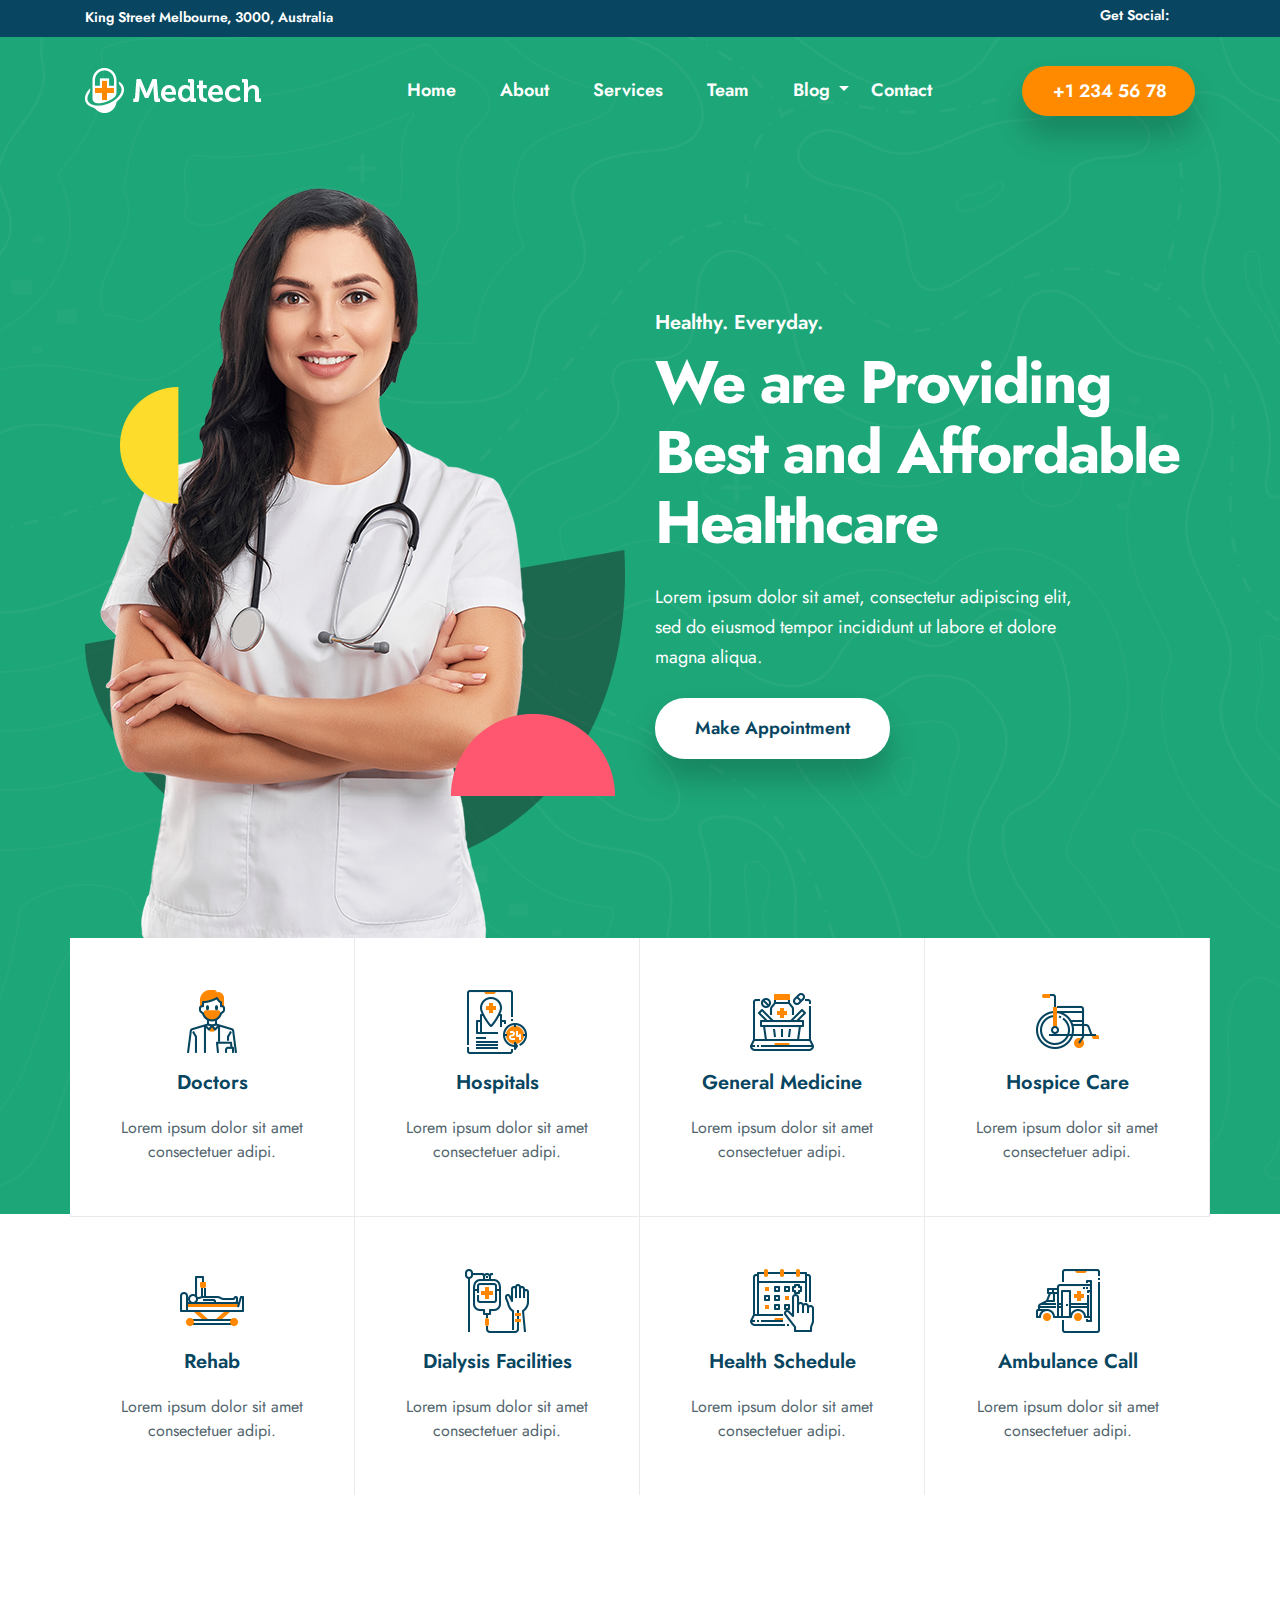
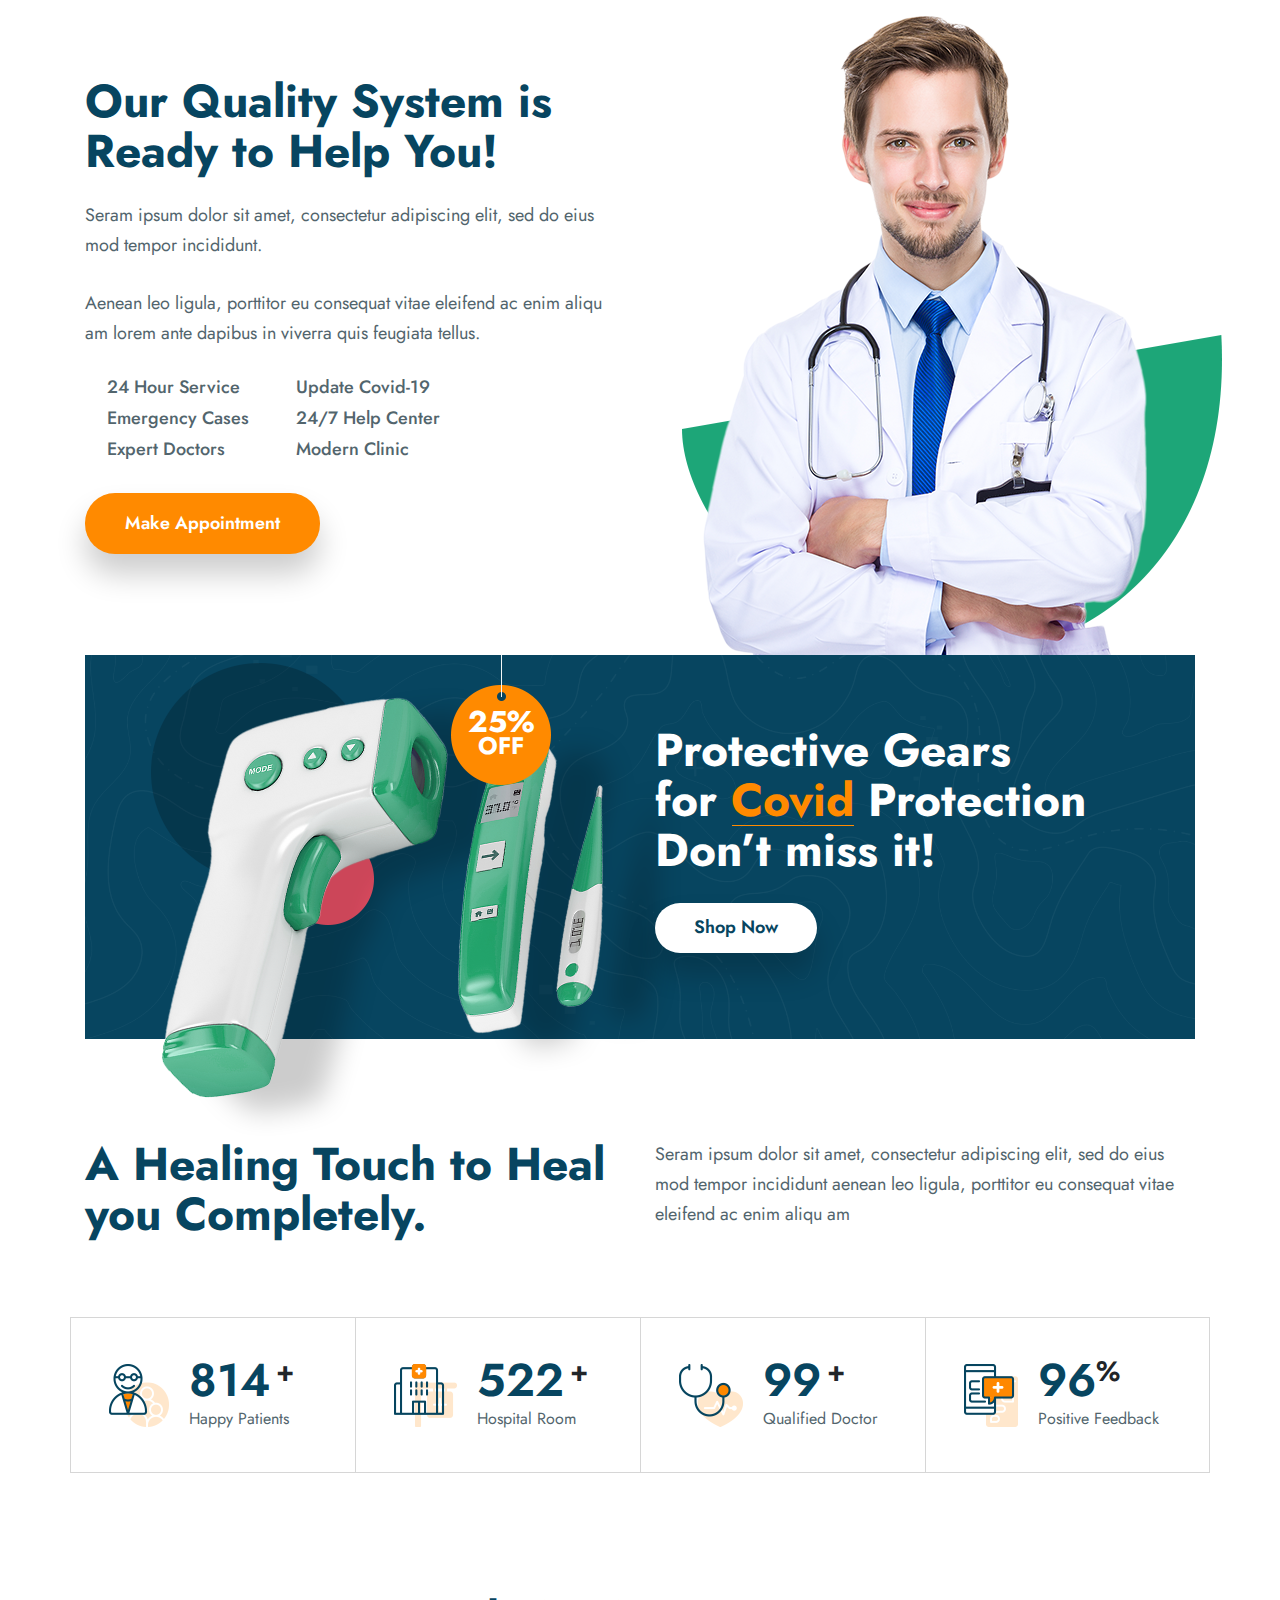
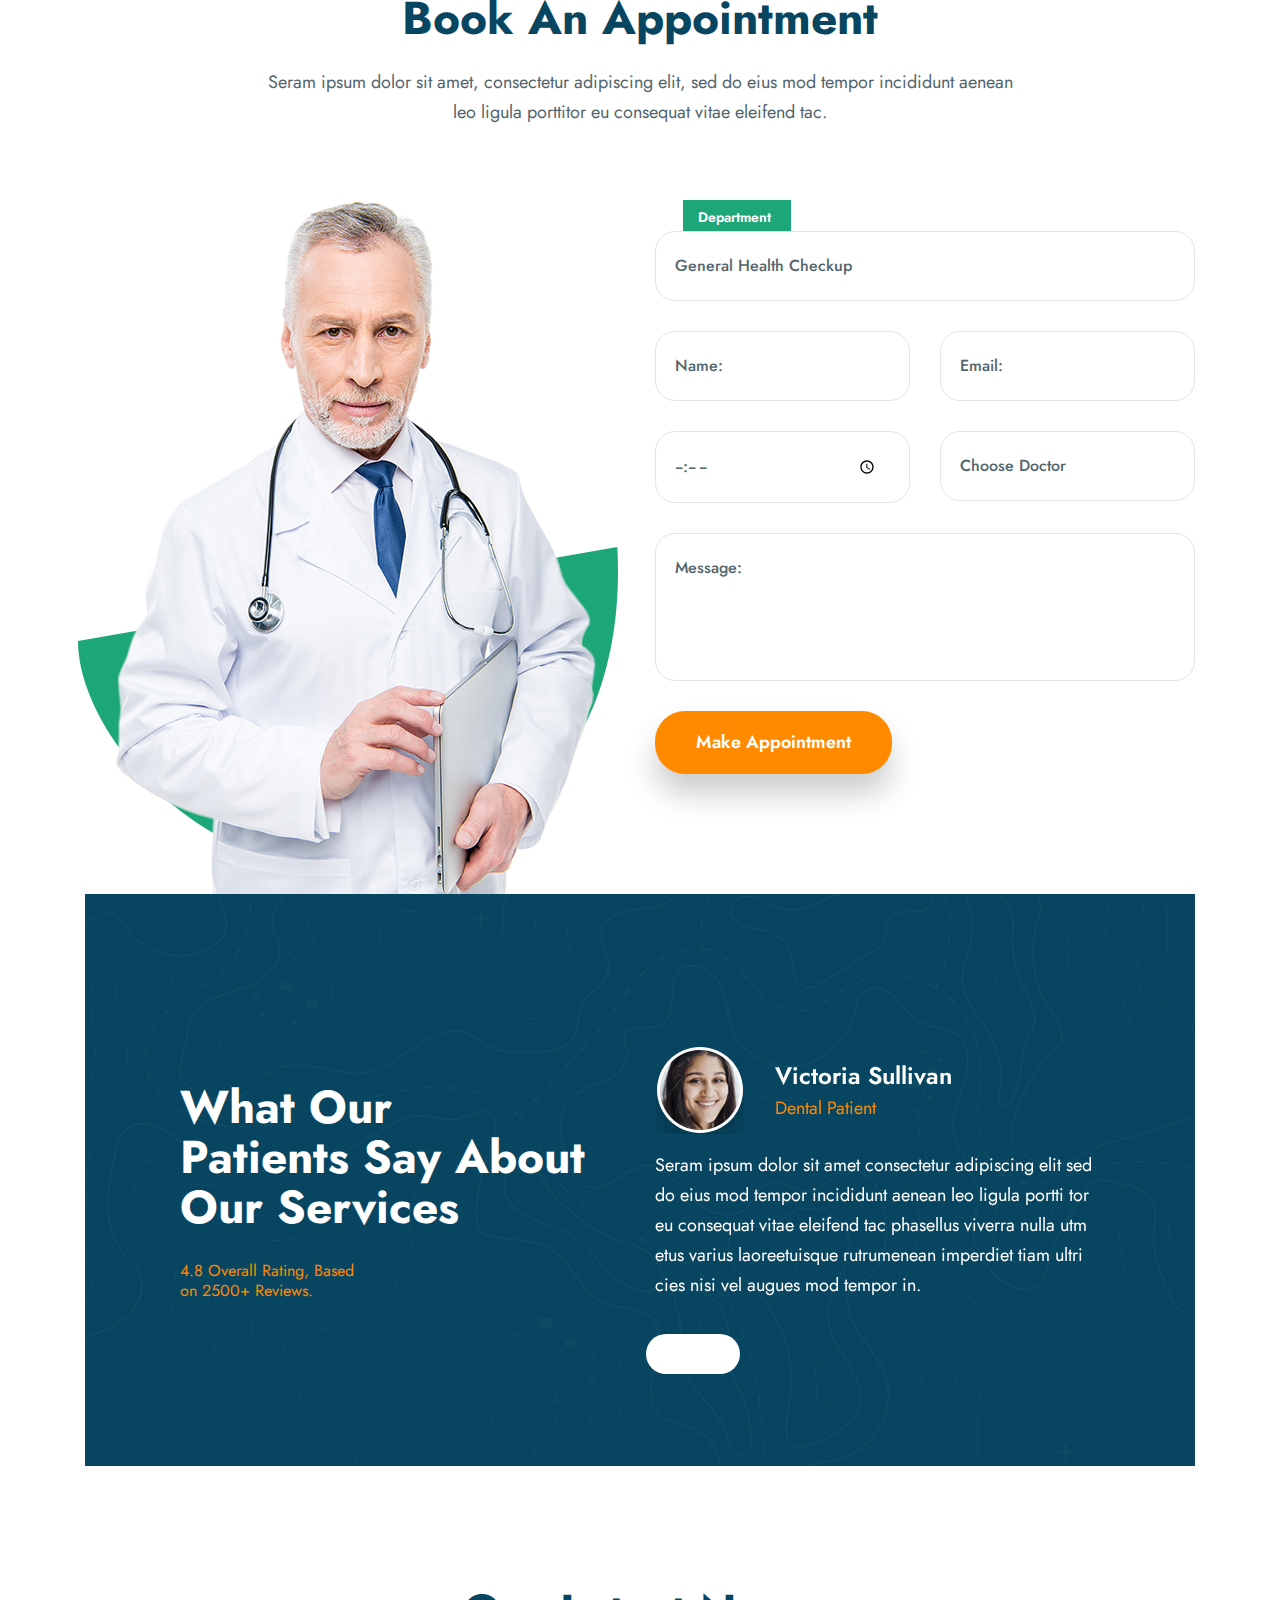
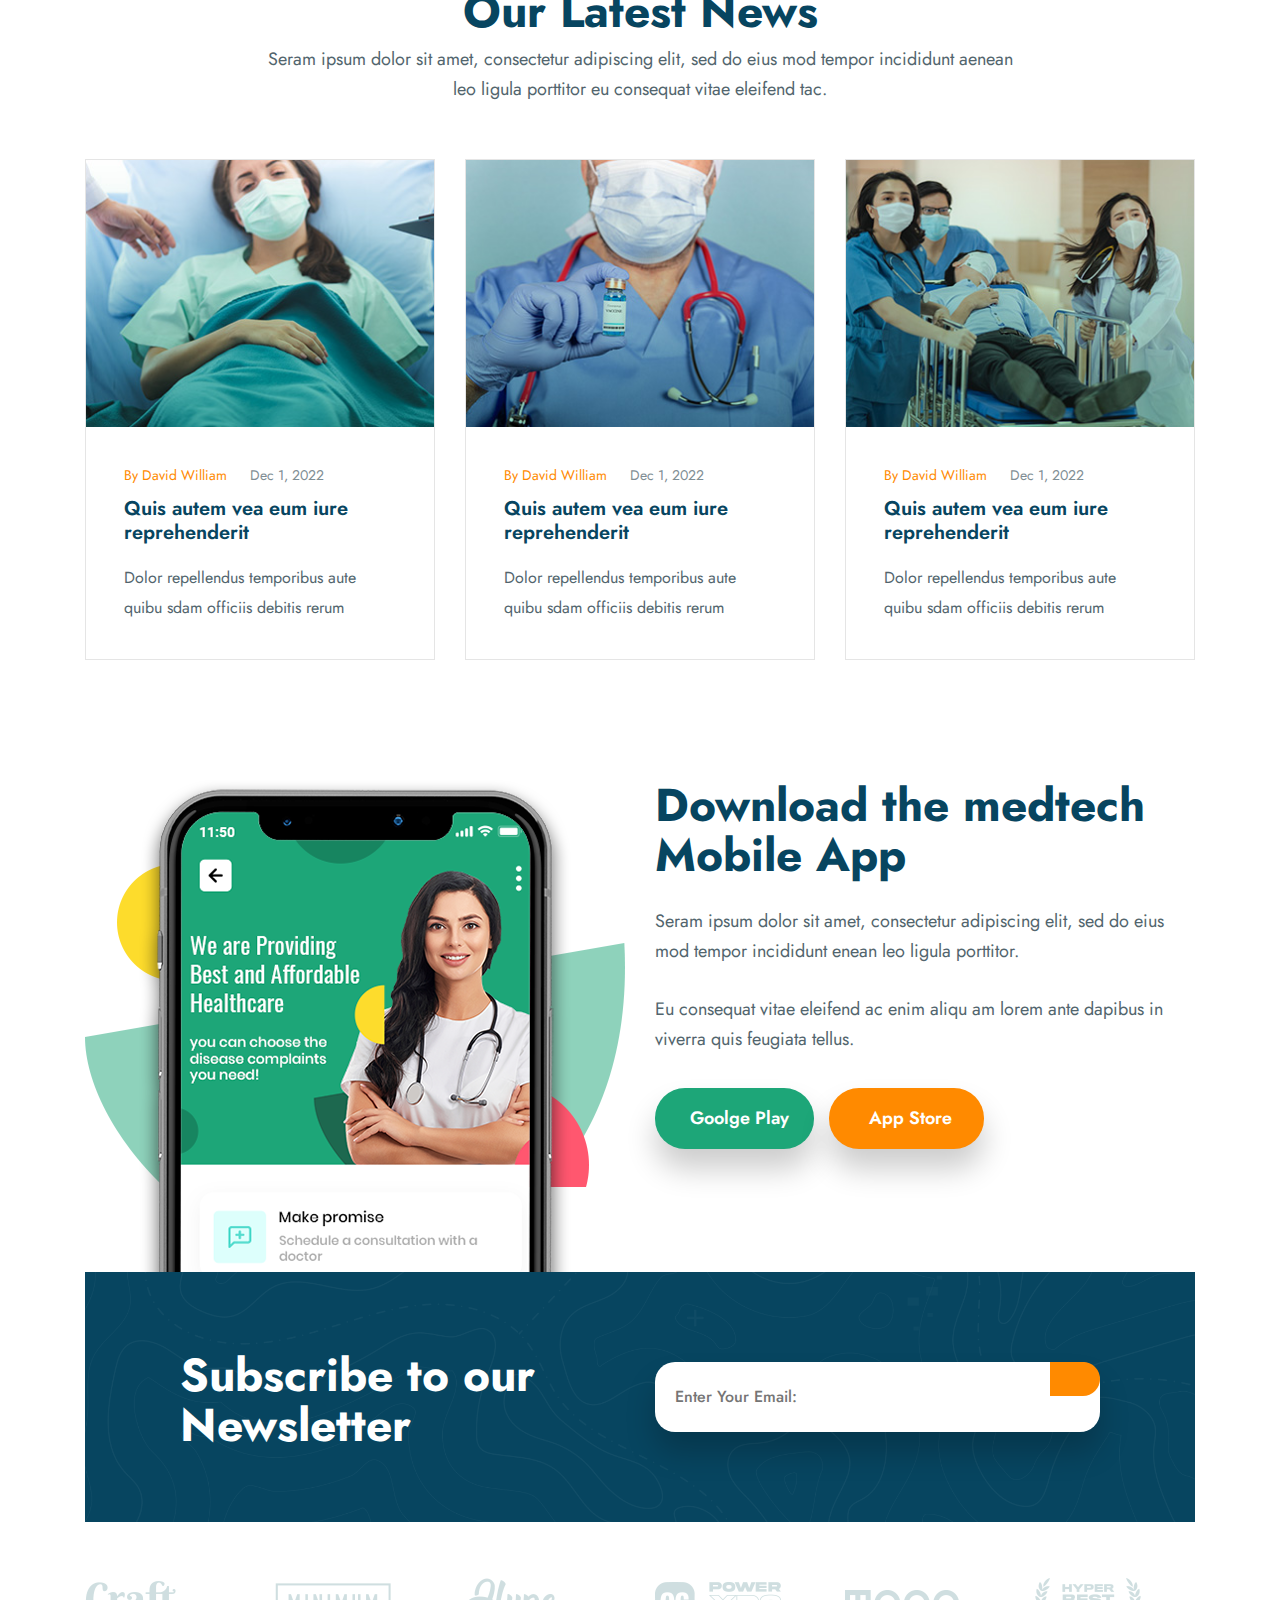
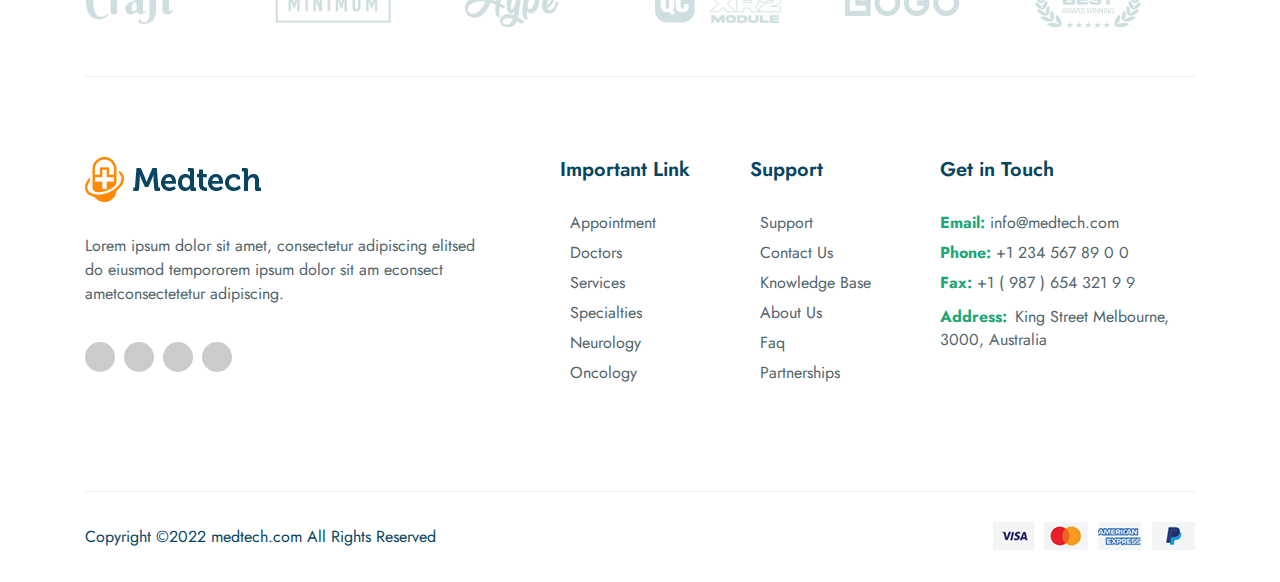
<file: index.html>
<!DOCTYPE html>
<html lang="en">
<head>
    <meta charset="UTF-8">
    <meta name="viewport" content="width=device-width, initial-scale=1">
    <meta http-equiv="Content-Type" content="text/html; charset=utf-8" />
    <link rel="stylesheet" href="https://pro.fontawesome.com/releases/v5.10.0/css/all.css"
        integrity="sha384-AYmEC3Yw5cVb3ZcuHtOA93w35dYTsvhLPVnYs9eStHfGJvOvKxVfELGroGkvsg+p" crossorigin="anonymous" />
    <!-- bootrap cdn -->
    <link rel="stylesheet" href="https://cdn.jsdelivr.net/npm/bootstrap@4.0.0/dist/css/bootstrap.min.css"
        integrity="sha384-Gn5384xqQ1aoWXA+058RXPxPg6fy4IWvTNh0E263XmFcJlSAwiGgFAW/dAiS6JXm" crossorigin="anonymous">
    <script src="https://code.jquery.com/jquery-3.2.1.slim.min.js"
        integrity="sha384-KJ3o2DKtIkvYIK3UENzmM7KCkRr/rE9/Qpg6aAZGJwFDMVNA/GpGFF93hXpG5KkN"
        crossorigin="anonymous"></script>
    <script src="https://cdn.jsdelivr.net/npm/popper.js@1.12.9/dist/umd/popper.min.js"
        integrity="sha384-ApNbgh9B+Y1QKtv3Rn7W3mgPxhU9K/ScQsAP7hUibX39j7fakFPskvXusvfa0b4Q"
        crossorigin="anonymous"></script>
    <script src="https://cdn.jsdelivr.net/npm/bootstrap@4.0.0/dist/js/bootstrap.min.js"
        integrity="sha384-JZR6Spejh4U02d8jOt6vLEHfe/JQGiRRSQQxSfFWpi1MquVdAyjUar5+76PVCmYl"
        crossorigin="anonymous"></script>
    <!-- custom css -->
    <link rel="stylesheet" href="assets/css/animate.css">
    <link rel="stylesheet" href="assets/css/super-classes.css">
    <link rel="stylesheet" href="assets/css/style.css">
    <link rel="stylesheet" href="assets/css/mobile.css">
    <title>Document</title>
</head>

<body>
   <!-- top-bar-section-->
   <div class="w-100 float-left top-bar-main-con text-white text-xl-left text-lg-left text-md-left text-center">
    <div class="container">
       <div class="row">
          <div class="col-lg-6 col-md-6 col-12">
             <div class="top-bar-left-con ">
                <i class="fas fa-map-marker-alt"></i>
                <span>King Street Melbourne, 3000, Australia</span>
             </div>
          </div>
          <div class="col-lg-6 col-md-6 col-12 d-flex justify-content-xl-end justify-content-lg-end justify-content-md-end justify-content-center">
             <div class="top-bar-right-con d-flex">
                <span>Get Social:</span>
                   <ul class="list-unstyled mb-0">
                      <li class="float-left"><a href="https://www.facebook.com/" class="text-white"><i class="fab fa-facebook-square"></i></a></li>
                      <li class="float-left"><a href="https://twitter.com/?lang=en" class="text-white"><i class="fab fa-twitter-square"></i></a></li>
                      <li class="float-left"><a href="https://www.pinterest.com/" class="text-white"><i class="fab fa-pinterest-square"></i></a></li>
                      <li class="float-left"><a href="https://www.youtube.com/" class="text-white"><i class="fab fa-youtube-square"></i></a></li>
                   </ul>
             </div>
          </div>
       </div>
    </div>
 </div>
 <!-- top-bar-section-->
 <!-- header-and-banner-section -->
 <div class="w-100 float-left header-and-banner-con banner-overlay-img">
    <div class="container">
       <div class="overlay-img">
          <!-- navbar-start -->
          <nav class="navbar navbar-expand-lg navbar-light">
             <a class="navbar-brand" href="index.html"><img src="assets/image/logo-img.png" alt="logo-img" class="img-fluid"></a>
             <button class="navbar-toggler p-0 collapsed" type="button" data-toggle="collapse" data-target="#navbarSupportedContent" aria-controls="navbarSupportedContent" aria-expanded="false" aria-label="Toggle navigation">
             <span class="navbar-toggler-icon"></span>
             <span class="navbar-toggler-icon"></span>
             <span class="navbar-toggler-icon"></span>
             </button>                     
             <div class="collapse navbar-collapse" id="navbarSupportedContent">
                <ul class="navbar-nav ml-auto mr-auto">
                   <li class="nav-item active ">
                      <a class="nav-link p-0 text-white" href="index.html">Home<span class="sr-only">(current)</span></a>
                   </li>
                   <li class="nav-item">
                      <a class="nav-link p-0 text-white" href="about.html">About</a>
                   </li>
                   <li class="nav-item">
                      <a class="nav-link p-0 text-white" href="services.html">Services</a>
                   </li>
                   <li class="nav-item">
                      <a class="nav-link p-0 text-white" href="team.html">Team </a>
                   </li>
                   <li class="nav-item dropdown pr-lg-0">
                      <a class="nav-link dropdown-toggle p-0 text-white" href="#" id="navbarDropdown" role="button" data-toggle="dropdown" aria-haspopup="true" aria-expanded="false">
                        Blog
                      </a>
                      
                    </li>
                    <li class="nav-item">
                      <a class="nav-link p-0 text-white" href="contact.html"> Contact </a>
                   </li>
                </ul>
                <a href="tel:+12345678" class="navbar-btn text-white">
                <i class="fas fa-phone-volume"></i>
                +1 234 56 78
                </a>
             </div>
          </nav>
          <!-- navbar-end -->
          <!-- banner-start -->
          <section>
             <div class="w-100 float-left banner-con text-xl-left text-lg-left text-center">
                <div class="container">
                   <div class="row">
                      <div class="col-lg-6 order-xl-0 order-lg-0 order-2">
                         <div class="banner-left-con">
                            <figure class="mb-0 left-curve-img wow slideInLeft">
                               <img src="assets/image/small-left-curve-img.png" alt="" class="img-fluid">
                            </figure>
                            <figure class="mb-0">
                               <img src="assets/image/banner-left-img.png" alt="banner-left-img" class="img-fluid banner-left-img">
                            </figure>
                            <figure class="mb-0 right-curve-img wow slideInRight">
                               <img src="assets/image/small-right-curve-img.png" alt="" class="img-fluid">
                            </figure>
                         </div>
                      </div>
                      <div class="col-lg-6">
                         <div class="banner-right-content text-white">
                            <h5>Healthy. Everyday.</h5>
                            <h1>We are Providing
                               Best and Affordable 
                               Healthcare
                            </h1>
                            <p class="text-white col-lg-10 col-md-9 ml-xl-0 mr-xl-0 ml-lg-0 mr-lg-0 ml-auto mr-auto pl-0 pr-0">Lorem ipsum dolor sit amet, consectetur adipiscing elit, sed do eiusmod tempor incididunt ut labore et dolore magna aliqua.</p>
                            <a href="#contact-form" class="appointment-btn ">Make Appointment</a>
                         </div>
                      </div>
                   </div>
                </div>
             </div>
          </section>
          <!-- banner-end -->
       </div>
    </div>
 </div>
 <!-- header-and-banner-section -->
 <!-- feature-box -->
 <section>
    <div class="w-100 float-left feature-box-con text-center">
       <div class="container">
          <div class="row bg-white">
             <div class="col-lg-3 col-md-3 col-sm-6  pl-0 pr-0">
                <div class="feature-box-item ">
                   <figure>
                      <img src="assets/image/feature-box-icon1.png" alt="feature-box-icon" class="img-fluid">
                   </figure>
                   <h5>Doctors</h5>
                   <p class="mb-0">Lorem ipsum dolor sit amet consectetuer adipi.</p>
                </div>
             </div>
             <div class="col-lg-3 col-md-3 col-sm-6 pl-0 pr-0">
                <div class="feature-box-item ">
                   <figure>
                      <img src="assets/image/feature-box-icon2.png" alt="feature-box-icon" class="img-fluid">
                   </figure>
                   <h5>Hospitals</h5>
                   <p class="mb-0">Lorem ipsum dolor sit amet consectetuer adipi.</p>
                </div>
             </div>
             <div class="col-lg-3 col-md-3 col-sm-6 pl-0 pr-0">
                <div class="feature-box-item ">
                   <figure>
                      <img src="assets/image/feature-box-icon3.png" alt="feature-box-icon" class="img-fluid">
                   </figure>
                   <h5>General Medicine</h5>
                   <p class="mb-0">Lorem ipsum dolor sit amet consectetuer adipi.</p>
                </div>
             </div>
             <div class="col-lg-3 col-md-3 col-sm-6 pl-0 pr-0">
                <div class="feature-box-item ">
                   <figure>
                      <img src="assets/image/feature-box-icon4.png" alt="feature-box-icon" class="img-fluid">
                   </figure>
                   <h5>Hospice Care</h5>
                   <p class="mb-0">Lorem ipsum dolor sit amet consectetuer adipi.</p>
                </div>
             </div>
          </div>
          <div class="row bg-white">
             <div class="col-lg-3 col-md-3 col-sm-6 pl-0 pr-0 border-bottom-0">
                <div class="feature-box-item">
                   <figure>
                      <img src="assets/image/feature-box-icon5.png" alt="feature-box-icon" class="img-fluid">
                   </figure>
                   <h5>Rehab</h5>
                   <p class="mb-0">Lorem ipsum dolor sit amet consectetuer adipi.</p>
                </div>
             </div>
             <div class="col-lg-3 col-md-3 col-sm-6 pl-0 pr-0 border-bottom-0">
                <div class="feature-box-item">
                   <figure>
                      <img src="assets/image/feature-box-icon6.png" alt="feature-box-icon" class="img-fluid">
                   </figure>
                   <h5>Dialysis Facilities</h5>
                   <p class="mb-0">Lorem ipsum dolor sit amet consectetuer adipi.</p>
                </div>
             </div>
             <div class="col-lg-3 col-md-3 col-sm-6 pl-0 pr-0 border-bottom-0">
                <div class="feature-box-item">
                   <figure>
                      <img src="assets/image/feature-box-icon7.png" alt="feature-box-icon" class="img-fluid">
                   </figure>
                   <h5>Health Schedule</h5>
                   <p class="mb-0">Lorem ipsum dolor sit amet consectetuer adipi.</p>
                </div>
             </div>
             <div class="col-lg-3 col-md-3 col-sm-6 pl-0 pr-0 border-bottom-0 border-right-0">
                <div class="feature-box-item">
                   <figure>
                      <img src="assets/image/feature-box-icon8.png" alt="feature-box-icon" class="img-fluid">
                   </figure>
                   <h5>Ambulance Call</h5>
                   <p class="mb-0">Lorem ipsum dolor sit amet consectetuer adipi.</p>
                </div>
             </div>
          </div>
       </div>
    </div>
 </section>
 <!-- feature-box -->
 <!-- quality-system-section -->
 <section>
    <div class="w-100 float-left quality-system-con">
       <div class="container">
          <div class="row">
             <div class="col-lg-6 col-md-6 d-flex align-items-center">
                <div class="quality-system-left-con">
                   <h2>Our Quality System is
                      Ready to Help You!
                   </h2>
                   <p>Seram ipsum dolor sit amet, consectetur adipiscing elit, sed do eius mod tempor incididunt.</p>
                   <p>Aenean leo ligula, porttitor eu consequat vitae eleifend ac enim aliqu am lorem ante dapibus in viverra quis feugiata tellus.</p>
                   <div class="quality-system-list">
                      <ul class="list-unstyled">
                         <li class="position-relative"><i class="fas fa-circle"></i>24 Hour Service</li>
                         <li class="position-relative"><i class="fas fa-circle"></i>Emergency Cases</li>
                         <li class="position-relative"><i class="fas fa-circle"></i>Expert Doctors</li>
                      </ul>
                   </div>
                   <div class="quality-system-list">
                      <ul class="list-unstyled">
                         <li class="position-relative"><i class="fas fa-circle"></i>Update Covid-19</li>
                         <li class="position-relative"><i class="fas fa-circle"></i>24/7 Help Center</li>
                         <li class="position-relative"><i class="fas fa-circle"></i>Modern Clinic</li>
                      </ul>
                   </div>
                   <a href="#contact-form" class="appointment-btn">Make Appointment</a>
                </div>
             </div>
             <div class="col-lg-6 col-md-6">
                <div class="quality-system-right-con position-relative text-center">
                   <figure class="mb-0 left-curve-img wow slideInLeft">
                      <img src="assets/image/small-left-curve-img.png" alt="" class="img-fluid">
                   </figure>
                   <figure class="mb-0">
                      <img src="assets/image/quality-system-img.png" alt="quality-system-img" class="img-fluid human-img">
                   </figure>
                   <figure class="mb-0 right-curve-img wow slideInRight">
                      <img src="assets/image/small-right-curve-img.png" alt="" class="img-fluid">
                   </figure>
                </div>
             </div>
          </div>
       </div>
    </div>
 </section>
 <!-- quality-system-section -->
 <!-- offer-section -->
 <section>
    <div class="w-100 float-left offer-con">
       <div class="container">
          <div class="offer-inner-con banner-overlay-img">
             <div class="row">
                <div class="col-lg-6 col-md-6 col-12 order-xl-0 order-lg-0 order-md-0 order-2">
                   <div class="offer-left-con position-relative overlay-img">
                      <figure class="mb-0">
                         <img src="assets/image/offer-section-img.png" alt="offer-section-img" class="img-fluid">
                      </figure>
                   </div>
                </div>
                <div class="col-lg-6 col-md-6 col-12">
                   <div class="offer-right-con overlay-img">
                      <h2 class="text-white">Protective Gears<br>
                         for <span>Covid</span> Protection<br>
                         Don’t miss it!
                      </h2>
                      <a href="contact.html" class="shope-btn">Shop Now</a>
                   </div>
                </div>
             </div>
             <div class="offer-note">
                <h4 class="text-white mb-0">25% <span class="d-block">OFF</span></h4>
             </div>
          </div>
       </div>
    </div>
 </section>
 <!-- offer-section -->
 <!-- fun-facts-section-->
 <section>
    <div class="w-100 float-left fun-facts-con">
       <div class="container">
          <div class="row text-xl-left text-lg-left text-center">
             <div class="col-lg-6">
                <div class="fun-facts-heading ">
                   <h2>A Healing Touch to Heal
                      you Completely.
                   </h2>
                </div>
             </div>
             <div class="col-lg-6">
                <div class="fun-facts-content">
                   <p class=" mb-0">Seram ipsum dolor sit amet, consectetur adipiscing elit, sed do eius mod tempor incididunt aenean leo ligula, porttitor eu consequat vitae eleifend ac enim aliqu am </p>
                </div>
             </div>
          </div>
          <div class="fun-facts-box-con text-sm-left text-center">
             <div class="row bg-white">
                <div class="col-lg-3 col-md-6 col-6 pl-0 pr-0 border-right-0">
                   <div class="fun-facts-box-item d-sm-flex align-items-sm-center">
                      <figure class="mb-0 d-inline-block">
                         <img src="assets/image/fun-facts-icon1.png" alt="fun-facts-icon1" class="img-fluid">
                      </figure>
                      <div class="fun-facts-item-content d-inline-block">
                         <div class="position-relative fun-facts-item-title d-inline-block">
                            <h2 class="count">814</h2>
                            <span>+</span>
                         </div>
                         <p class="mb-0">Happy Patients</p>
                      </div>
                   </div>
                </div>
                <div class="col-lg-3 col-md-6 col-6 pl-0 pr-0 border-right-0">
                   <div class="fun-facts-box-item d-sm-flex align-items-sm-center">
                      <figure class="mb-0 d-inline-block">
                         <img src="assets/image/fun-facts-icon2.png" alt="fun-facts-icon1" class="img-fluid">
                      </figure>
                      <div class="fun-facts-item-content d-inline-block">
                         <div class="position-relative fun-facts-item-title d-inline-block">
                            <h2 class="count">522</h2>
                            <span>+</span>
                         </div>
                         <p class="mb-0">Hospital Room</p>
                      </div>
                   </div>
                </div>
                <div class="col-lg-3 col-md-6 col-6 pl-0 pr-0 border-right-0">
                   <div class="fun-facts-box-item d-sm-flex align-items-sm-center">
                      <figure class="mb-0 d-inline-block">
                         <img src="assets/image/fun-facts-icon3.png" alt="fun-facts-icon1" class="img-fluid">
                      </figure>
                      <div class="fun-facts-item-content d-inline-block">
                         <div class="position-relative fun-facts-item-title d-inline-block">
                            <h2 class="count">99</h2>
                            <span>+</span>
                         </div>
                         <p class="mb-0">Qualified Doctor</p>
                      </div>
                   </div>
                </div>
                <div class="col-lg-3 col-md-6 col-6 pl-0 pr-0">
                   <div class="fun-facts-box-item d-sm-flex align-items-sm-center">
                      <figure class="mb-0 d-inline-block">
                         <img src="assets/image/fun-facts-icon4.png" alt="fun-facts-icon1" class="img-fluid">
                      </figure>
                      <div class="fun-facts-item-content d-inline-block">
                         <div class="position-relative fun-facts-item-title d-inline-block">
                            <h2 class="count">96</h2>
                            <span>%</span>
                         </div>
                         <p class="mb-0">Positive Feedback</p>
                      </div>
                   </div>
                </div>
             </div>
          </div>
       </div>
    </div>
 </section>
 <!-- fun-facts-section-->
 <!-- form-section -->
 <section>
    <div class="w-100 float-left form-main-con" id="contact-form">
       <div class="container">
          <div class="text-center">
             <h2>Book An Appointment</h2>
             <p>Seram ipsum dolor sit amet, consectetur adipiscing elit, sed do eius mod tempor incididunt aenean<br>
                leo ligula porttitor eu consequat vitae eleifend tac.
             </p>
          </div>
          <div class="row">
             <div class="col-lg-6 order-xl-0 order-lg-0 order-2">
                <div class="form-left-con position-relative text-center">
                   <figure class="mb-0 left-curve-img wow slideInLeft">
                      <img src="assets/image/small-left-curve-img.png" alt="" class="img-fluid">
                   </figure>
                   <figure class="mb-0">
                      <img src="assets/image/form-left-img.png" alt="form-left-img" class="img-fluid human-img form-left-img">
                   </figure>
                   <figure class="mb-0 right-curve-img wow slideInRight">
                      <img src="assets/image/small-right-curve-img.png" alt="" class="img-fluid">
                   </figure>
                </div>
             </div>
             <div class="col-lg-6">
                <form class="contact-form">
                   <div class="form-group">
                      <label for="exampleFormControlSelect1" class="text-white">Department</label>
                      <select class="form-control position-relative" id="exampleFormControlSelect1">
                         <option>General Health Checkup</option>
                         <option>General Health Checkup</option>
                         <option>General Health Checkup</option>
                         <option>General Health Checkup</option>
                         <option>General Health Checkup</option>
                      </select>
                      <i class="fas fa-angle-down"></i>
                   </div>
                   <div class="row">
                      <div class="col-lg-6 col-md-6">
                         <div class="form-group">    
                            <input type="text" class="form-control" placeholder="Name:" name="name" id="name"> 
                         </div>
                      </div>
                      <div class="col-lg-6 col-md-6">
                         <div class="form-group">
                            <input type="email" class="form-control" placeholder="Email:">
                            <small id="emailHelp" class="form-text text-muted"></small>
                         </div>
                      </div>
                      <div class="col-lg-6 col-md-6">
                         <div class="form-group">    
                            <input type="time" class="form-control" > 
                         </div>
                      </div>
                      <div class="col-lg-6 col-md-6">
                         <div class="form-group">
                            <select class="form-control position-relative">
                               <option>Choose Doctor </option>
                               <option>2</option>
                               <option>3</option>
                               <option>4</option>
                               <option>5</option>
                            </select>
                            <i class="fas fa-angle-down down-icon"></i>
                         </div>
                      </div>
                   </div>
                   <div class="row">
                      <div class="col-lg-12">
                         <div class="textarea form-group W-100">    
                            <textarea class="form-control "  placeholder="Message:" rows="3" name="comments" id="comments"></textarea>
                         </div>
                      </div>
                   </div>
                   <button type="submit" class="btn  appointment-btn">Make Appointment</button>
                </form>
             </div>
          </div>
       </div>
    </div>
 </section>
 <!-- form-section -->
 <!-- slider-section -->
 <section>
    <div class="w-100 float-left slider-con text-lg-left text-center">
       <div class="container">
          <div class="slider-inner-con banner-overlay-img">
             <div class="row overlay-img">
                <div class="col-lg-6 d-flex align-items-center">
                   <div class="slider-left-con">
                      <h2 class="text-white">What Our <br>
                         Patients Say About
                         Our Services
                      </h2>
                      <p class="mb-0">4.8 Overall Rating, Based<br>
                         on 2500+ Reviews.
                      </p>
                   </div>
                </div>
                <div class="col-lg-6">
                   <div id="carouselExampleControls" class="carousel slide" data-ride="carousel">
                      <div class="carousel-inner">
                         <div class="carousel-item active">
                            <div class="auther-con w-100 d-inline-block">
                               <figure class="mb-0 d-inline-block">
                                  <img src="assets/image/auther-img.png" alt="auther-img" class="img-fluid">
                               </figure>
                               <div class="auther-title d-inline-block">
                                  <h4 class="text-white">Victoria Sullivan</h4>
                                  <p class="mb-0">Dental Patient</p>
                               </div>
                            </div>
                            <p class="text-white mb-0">Seram ipsum dolor sit amet consectetur adipiscing elit sed do eius mod tempor incididunt aenean leo ligula portti tor eu consequat vitae eleifend tac phasellus viverra nulla utm etus varius laoreetuisque rutrumenean imperdiet tiam ultri cies nisi vel augues mod tempor in.</p>
                         </div>
                         <div class="carousel-item">
                            <div class="auther-con w-100 d-inline-block">
                               <figure class="mb-0 d-inline-block">
                                  <img src="assets/image/auther-img.png" alt="auther-img" class="img-fluid">
                               </figure>
                               <div class="auther-title d-inline-block">
                                  <h4 class="text-white">Victoria Sullivan</h4>
                                  <p class="mb-0">Dental Patient</p>
                               </div>
                            </div>
                            <p class="text-white mb-0">Seram ipsum dolor sit amet consectetur adipiscing elit sed do eius mod tempor incididunt aenean leo ligula portti tor eu consequat vitae eleifend tac phasellus viverra nulla utm etus varius laoreetuisque rutrumenean imperdiet tiam ultri cies nisi vel augues mod tempor in.</p>
                         </div>
                         <div class="carousel-item">
                            <div class="auther-con w-100 d-inline-block">
                               <figure class="mb-0 d-inline-block">
                                  <img src="assets/image/auther-img.png" alt="auther-img" class="img-fluid">
                               </figure>
                               <div class="auther-title d-inline-block">
                                  <h4 class="text-white">Victoria Sullivan</h4>
                                  <p class="mb-0">Dental Patient</p>
                               </div>
                            </div>
                            <p class="text-white mb-0">Seram ipsum dolor sit amet consectetur adipiscing elit sed do eius mod tempor incididunt aenean leo ligula portti tor eu consequat vitae eleifend tac phasellus viverra nulla utm etus varius laoreetuisque rutrumenean imperdiet tiam ultri cies nisi vel augues mod tempor in.</p>
                         </div>
                      </div>
                      <a class="carousel-control-prev" href="#carouselExampleControls" role="button" data-slide="prev">
                         <!-- <span class="carousel-control-prev-icon" aria-hidden="true"></span> -->
                         <i class="fas fa-arrow-left"></i>
                         <span class="sr-only">Previous</span>
                      </a>
                      <a class="carousel-control-next" href="#carouselExampleControls" role="button" data-slide="next">
                         <!-- <span class="carousel-control-next-icon" aria-hidden="true"></span> -->
                         <i class="fas fa-arrow-right"></i>
                         <span class="sr-only">Next</span>
                      </a>
                   </div>
                </div>
             </div>
          </div>
       </div>
    </div>
 </section>
 <!-- slider-section -->
 <!-- blog section -->
 <section>
    <div class="w-100 float-left blog-con">
       <div class="container">
          <div class="text-center">
             <h2>Our Latest News</h2>
             <p>Seram ipsum dolor sit amet, consectetur adipiscing elit, sed do eius mod tempor incididunt aenean<br>
                leo ligula porttitor eu consequat vitae eleifend tac.
             </p>
          </div>
          <div class="row">
             <div class="col-lg-4 col-md-4">
                <a href="single-post.html">
                   <div class="blog-item">
                      <figure class="mb-0">
                         <img src="assets/image/blog-img1.jpg" alt="blog-img" class="img-fluid">
                      </figure>
                      <div class="blog-item-content">
                         <div class="blog-item-auther-name">
                            <span>By David William</span>
                            <span>Dec 1, 2022</span>
                         </div>
                         <h4>Quis autem vea eum iure 
                            reprehenderit</h4>
                         <p class="mb-0">Dolor repellendus temporibus aute quibu
                            sdam officiis debitis rerum</p>
                      </div>
                   </div>
                </a>                     
             </div>
             <div class="col-lg-4 col-md-4">
                <a href="single-post.html">
                   <div class="blog-item">
                      <figure class="mb-0">
                         <img src="assets/image/blog-img2.jpg" alt="blog-img" class="img-fluid">
                      </figure>
                      <div class="blog-item-content">
                         <div class="blog-item-auther-name">
                            <span>By David William</span>
                            <span>Dec 1, 2022</span>
                         </div>
                         <h4>Quis autem vea eum iure 
                            reprehenderit</h4>
                         <p class="mb-0">Dolor repellendus temporibus aute quibu
                            sdam officiis debitis rerum</p>
                      </div>
                   </div>
                </a>                     
             </div>
             <div class="col-lg-4 col-md-4">
                <a href="single-post.html">
                   <div class="blog-item mb-0">
                      <figure class="mb-0">
                         <img src="assets/image/blog-img3.jpg" alt="blog-img" class="img-fluid">
                      </figure>
                      <div class="blog-item-content">
                         <div class="blog-item-auther-name">
                            <span>By David William</span>
                            <span>Dec 1, 2022</span>
                         </div>
                         <h4>Quis autem vea eum iure 
                            reprehenderit</h4>
                         <p class="mb-0">Dolor repellendus temporibus aute quibu
                            sdam officiis debitis rerum</p>
                      </div>
                   </div>
                </a>                     
             </div>
          </div>
       </div>
    </div>
 </section>
 <!-- blog section -->
 <!-- mobile-app-section -->
 <section>
    <div class="w-100 float-left mobile-app-con">
       <div class="container">
          <div class="row">
             <div class="col-lg-6 col-md-6 order-xl-0 order-lg-0 order-md-0 order-2">
                <div class="mobile-app-left-con position-relative text-center">
                   <figure class="mb-0">
                      <img src="assets/image/mobile-img.png" alt="mobile-img" class="img-fluid human-img">
                   </figure>
                </div>
             </div>
             <div class="col-lg-6 col-md-6 text-xl-left text-lg-left text-md-left text-center">
                <div class="mobile-app-right-con">
                   <h2>Download the medtech 
                      Mobile App 
                   </h2>
                   <p>Seram ipsum dolor sit amet, consectetur adipiscing elit, sed do eius mod tempor incididunt enean leo ligula porttitor.</p>
                   <p>Eu consequat vitae eleifend ac enim aliqu am lorem ante dapibus in viverra quis feugiata tellus.</p>
                   <div class="mobile-app-btn">                        
                      <a href="https://play.google.com/store/apps" class="appointment-btn"><i class="fab fa-google-play text-white"></i>Goolge Play</a>
                      <a href="https://www.apple.com/app-store/" class="appointment-btn"><i class="fab fa-app-store text-white"></i>App Store</a>
                   </div>
                </div>
             </div>
          </div>
       </div>
    </div>
 </section>
 <!-- mobile-app-section -->
 <!-- news-letter-section -->
 <section>
    <div class="w-100 float-left news-letter-con">
       <div class="container">
          <div class="news-letter-inner-con banner-overlay-img">
             <div class="row overlay-img align-items-center">
                <div class="col-lg-6 col-md-5">
                   <div class="news-letter-title">
                      <h2 class="text-white mb-0">Subscribe to our 
                         Newsletter
                      </h2>
                   </div>
                </div>
                <div class="col-lg-6 col-md-7">
                   <div class="news-letter-input-con position-relative">
                      <div class="news-letter-input-feild">
                         <input type="email" placeholder="Enter Your Email:" class="w-100">
                      </div>
                      <button>
                      <i class="far fa-envelope"></i>
                      </button>
                   </div>
                </div>
             </div>
          </div>
       </div>
    </div>
 </section>
 <!-- news-letter-section -->
 <!-- logo-section -->
 <div class="w-100 float-left logo-con">
    <div class="container">
       <div class="logo-inner-con">
          <div class="row">
             <div class="col-lg-2 col-md-2 col-sm-4 col-4">
                <figure class="mb-0">
                   <img src="assets/image/client-logo-img1.png" alt="client-logo-img" class="img-fluid">
                </figure>
             </div>
             <div class="col-lg-2 col-md-2 col-sm-4 col-4">
                <figure class="mb-0">
                   <img src="assets/image/client-logo-img2.png" alt="client-logo-img" class="img-fluid">
                </figure>
             </div>
             <div class="col-lg-2 col-md-2 col-sm-4 col-4">
                <figure class="mb-0">
                   <img src="assets/image/client-logo-img3.png" alt="client-logo-img" class="img-fluid">
                </figure>
             </div>
             <div class="col-lg-2 col-md-2 col-sm-4 col-4">
                <figure class="mb-0">
                   <img src="assets/image/client-logo-img4.png" alt="client-logo-img" class="img-fluid mb-0">
                </figure>
             </div>
             <div class="col-lg-2 col-md-2 col-sm-4 col-4">
                <figure class="mb-0">
                   <img src="assets/image/client-logo-img5.png" alt="client-logo-img" class="img-fluid mb-0">
                </figure>
             </div>
             <div class="col-lg-2 col-md-2 col-sm-4 col-4">
                <figure class="mb-0">
                   <img src="assets/image/client-logo-img6.png" alt="client-logo-img" class="img-fluid mb-0">
                </figure>
             </div>
          </div>
       </div>
    </div>
 </div>
 <!-- logo-section -->
 <!-- weight-footer-section -->
 <section>
    <div class="w-100 float-left weight-footer-con">
       <div class="container">
          <div class="weight-footer-inner-con">
             <div class="row">
                <div class="col-lg-5 col-12 text-xl-left text-lg-left text-center">
                   <div class="weight-footer-content ">
                      <figure>
                         <img src="assets/image/footer-logo.png" alt="footer-logo" class="img-fluid">
                      </figure>
                      <p class="col-lg-11 col-md-7 pl-0 pr-0 ml-lg-0 mr-lg-0 ml-md-auto mr-md-auto">Lorem ipsum dolor sit amet, consectetur adipiscing elitsed do eiusmod tempororem ipsum dolor sit am econsect ametconsectetetur adipiscing.</p>
                      <div class="weight-social-list">
                         <ul class="list-unstyled mb-0">
                            <li class="d-inline-block"><a href="https://www.facebook.com/"><i class="fab fa-facebook-square d-flex align-items-center justify-content-center text-white pr-0"></i></a></li>
                            <li class="d-inline-block"><a href="https://twitter.com/?lang=en"><i class="fab fa-twitter-square d-flex align-items-center justify-content-center text-white pr-0"></i></a></li>
                            <li class="d-inline-block"><a href="https://www.linkedin.com/signup"><i class="fab fa-linkedin d-flex align-items-center justify-content-center text-white pr-0"></i></a></li>
                            <li class="d-inline-block"><a href="https://www.pinterest.com/"><i class="fab fa-pinterest-square mr-0 d-flex align-items-center justify-content-center text-white pr-0"></i></a></li>
                         </ul>
                      </div>
                   </div>
                </div>
                <div class="col-lg-2 col-md-4 col-sm-4 col-6">
                   <div class="weight-footer-content">
                      <h5>Important Link</h5>
                      <ul class="list-unstyled mb-0">
                         <li><i class="fas fa-caret-right"></i>Appointment</li>
                         <li><i class="fas fa-caret-right"></i>Doctors</li>
                         <li><i class="fas fa-caret-right"></i>Services</li>
                         <li><i class="fas fa-caret-right"></i>Specialties</li>
                         <li><i class="fas fa-caret-right"></i>Neurology</li>
                         <li class="mb-0"><i class="fas fa-caret-right"></i>Oncology</li>
                      </ul>
                   </div>
                </div>
                <div class="col-lg-2 col-md-3 col-sm-3 col-6">
                   <div class="weight-footer-content">
                      <h5>Support</h5>
                      <ul class="list-unstyled mb-0">
                         <li><i class="fas fa-caret-right"></i>Support</li>
                         <li><i class="fas fa-caret-right"></i>Contact Us</li>
                         <li><i class="fas fa-caret-right"></i>Knowledge Base</li>
                         <li><i class="fas fa-caret-right"></i>About Us</li>
                         <li><i class="fas fa-caret-right"></i>Faq</li>
                         <li class="mb-0"><i class="fas fa-caret-right"></i>Partnerships</li>
                      </ul>
                   </div>
                </div>
                <div class="col-lg-3 col-md-5 col-sm-5 col-12">
                   <div class="weight-footer-content">
                      <h5>Get in Touch</h5>
                      <ul class="list-unstyled mb-0">
                         <li><span>Email: </span>info@medtech.com</li>
                         <li><span>Phone: </span>+1 234 567 89 0 0</li>
                         <li><span>Fax: </span>+1 ( 987 ) 654 321  9 9</li>
                         <li class="mb-0"><span class="pr-2">Address:</span>King Street Melbourne,
                            3000, Australia
                         </li>
                      </ul>
                   </div>
                </div>
             </div>
          </div>
       </div>
    </div>
 </section>
 <!-- weight-footer-section -->
 <!-- footer-section -->
 <div class="w-100 float-left footer-con text-xl-left text-lg-left text-center">
    <div class="container">
       <div class="row">
          <div class="col-lg-6 col-md-6 col-12">
             <p class="mb-0">Copyright ©2022 medtech.com All Rights Reserved</p>
          </div>
          <div class="col-lg-6 col-md-6 col-12 d-flex justify-content-xl-end justify-content-lg-end justify-content-center">
             <figure class="mb-0 d-inline-block">
                <img src="assets/image/payment-img1.png" alt="payment-img" class="img-fluid">
             </figure>
             <figure class="mb-0 d-inline-block">
                <img src="assets/image/payment-img2.png" alt="payment-img" class="img-fluid">
             </figure>
             <figure class="mb-0 d-inline-block">
                <img src="assets/image/payment-img3.png" alt="payment-img" class="img-fluid">
             </figure>
             <figure class="mb-0 d-inline-block mr-0">
                <img src="assets/image/payment-img4.png" alt="payment-img" class="img-fluid">
             </figure>
          </div>
       </div>
    </div>
 </div>
<!-- footer-section -->
    <script src="assets/js/popper.min.js"> </script>
    <script src="assets/js/wow.js"></script>
    <script>
        new WOW().init();
    </script>
    <script src="assets/js/custom-script.js"> </script>
</body>
</html>
</file>
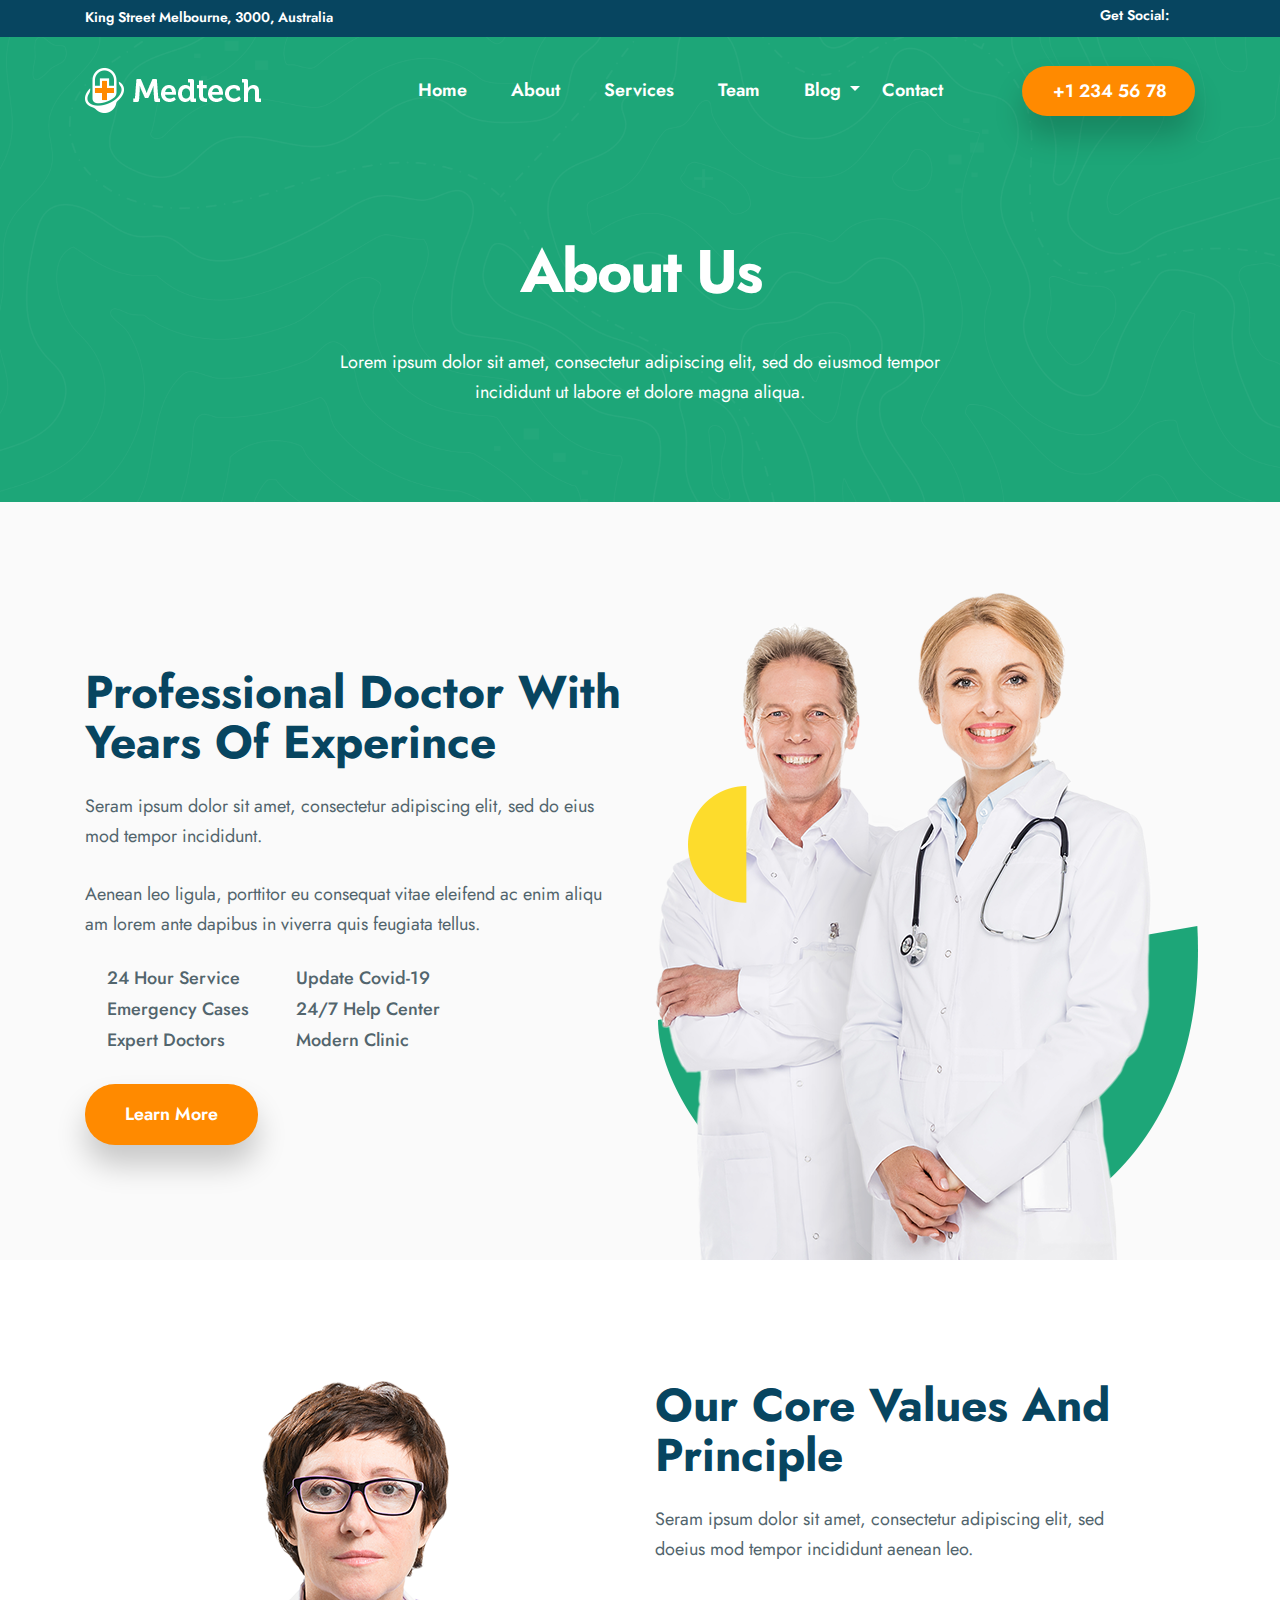
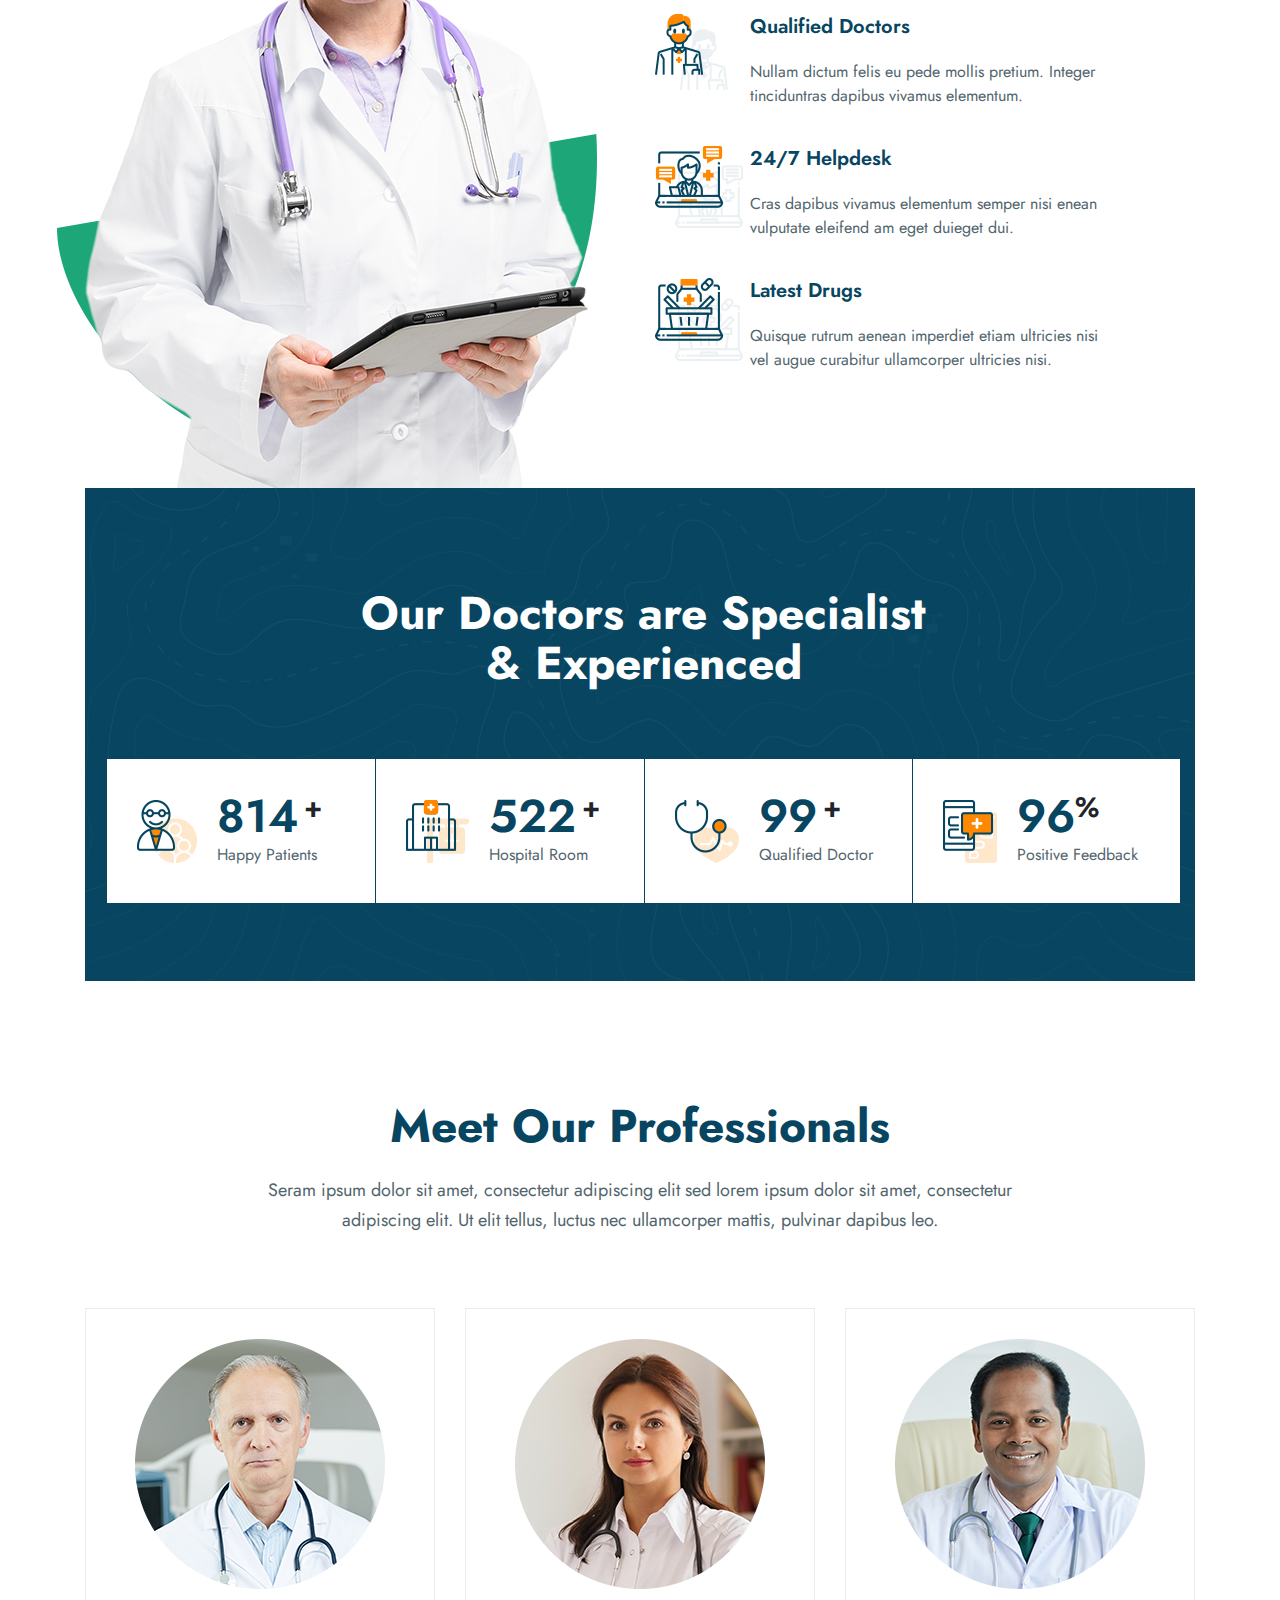
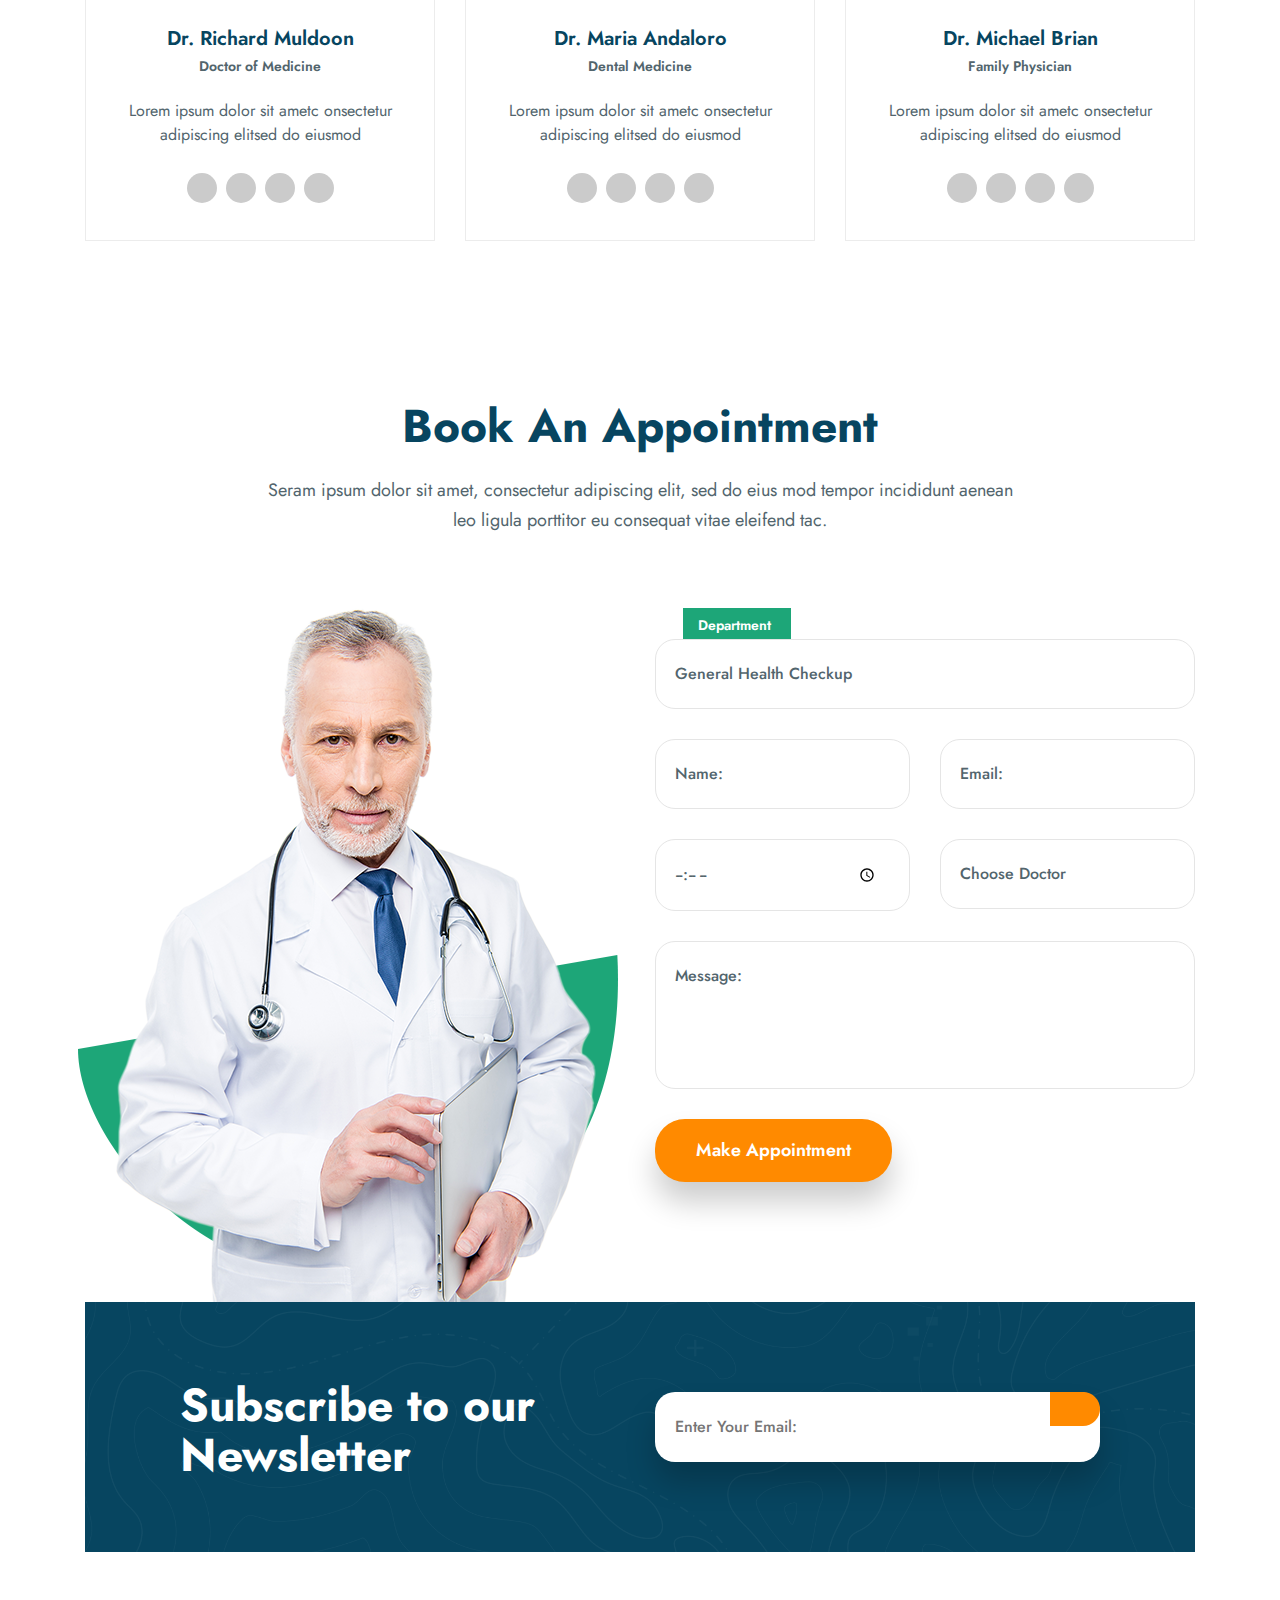
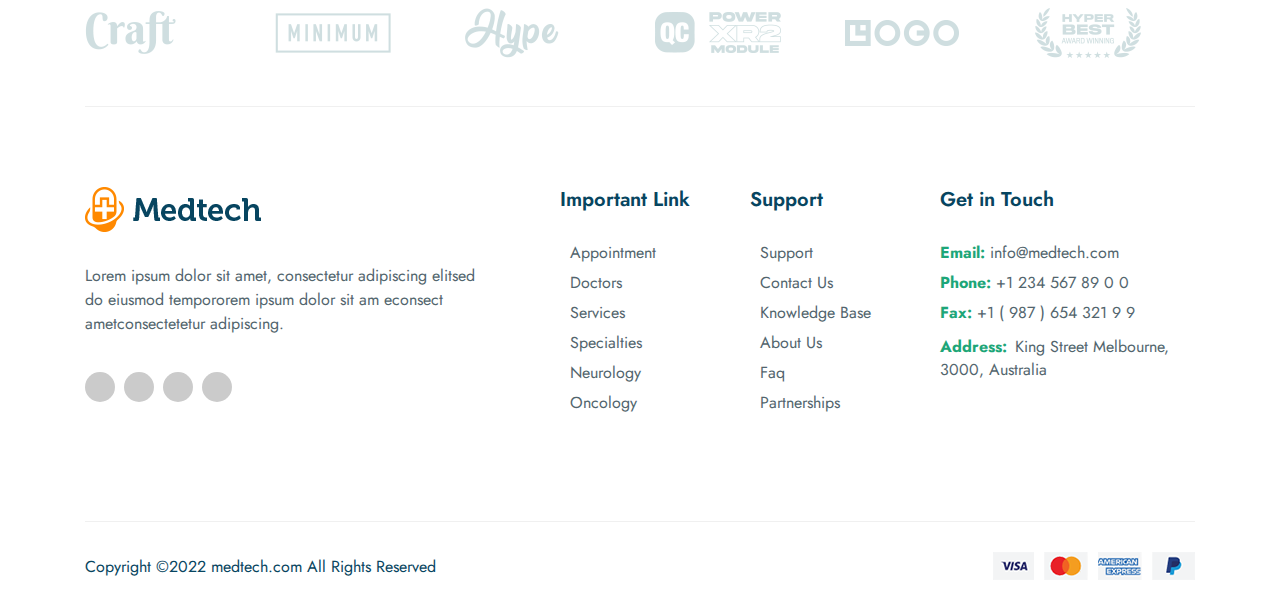
<file: about.html>
<!DOCTYPE html>
<html lang="en">
<head>
    <meta charset="UTF-8">
    <meta name="viewport" content="width=device-width, initial-scale=1">
    <meta http-equiv="Content-Type" content="text/html; charset=utf-8" />
    <link rel="stylesheet" href="https://pro.fontawesome.com/releases/v5.10.0/css/all.css"
        integrity="sha384-AYmEC3Yw5cVb3ZcuHtOA93w35dYTsvhLPVnYs9eStHfGJvOvKxVfELGroGkvsg+p" crossorigin="anonymous" />
    <!-- bootrap cdn -->
    <link rel="stylesheet" href="https://cdn.jsdelivr.net/npm/bootstrap@4.0.0/dist/css/bootstrap.min.css"
        integrity="sha384-Gn5384xqQ1aoWXA+058RXPxPg6fy4IWvTNh0E263XmFcJlSAwiGgFAW/dAiS6JXm" crossorigin="anonymous">
    <script src="https://code.jquery.com/jquery-3.2.1.slim.min.js"
        integrity="sha384-KJ3o2DKtIkvYIK3UENzmM7KCkRr/rE9/Qpg6aAZGJwFDMVNA/GpGFF93hXpG5KkN"
        crossorigin="anonymous"></script>
    <script src="https://cdn.jsdelivr.net/npm/popper.js@1.12.9/dist/umd/popper.min.js"
        integrity="sha384-ApNbgh9B+Y1QKtv3Rn7W3mgPxhU9K/ScQsAP7hUibX39j7fakFPskvXusvfa0b4Q"
        crossorigin="anonymous"></script>
    <script src="https://cdn.jsdelivr.net/npm/bootstrap@4.0.0/dist/js/bootstrap.min.js"
        integrity="sha384-JZR6Spejh4U02d8jOt6vLEHfe/JQGiRRSQQxSfFWpi1MquVdAyjUar5+76PVCmYl"
        crossorigin="anonymous"></script>
    <!-- custom css -->
    <link rel="stylesheet" href="assets/css/animate.css">
    <link rel="stylesheet" href="assets/css/super-classes.css">
    <link rel="stylesheet" href="assets/css/style.css">
    <link rel="stylesheet" href="assets/css/mobile.css">
    <title>Document</title>
</head>
<body>
     <!-- top-bar-section-->
     <div class="w-100 float-left top-bar-main-con text-white text-xl-left text-lg-left text-md-left text-center">
        <div class="container">
           <div class="row">
              <div class="col-lg-6 col-md-6 col-12">
                 <div class="top-bar-left-con ">
                    <i class="fas fa-map-marker-alt"></i>
                    <span>King Street Melbourne, 3000, Australia</span>
                 </div>
              </div>
              <div class="col-lg-6 col-md-6 col-12 d-flex justify-content-xl-end justify-content-lg-end justify-content-md-end justify-content-center">
                 <div class="top-bar-right-con d-flex">
                    <span>Get Social:</span>
                    <ul class="list-unstyled mb-0">
                       <li class="float-left"><a href="https://www.facebook.com/" class="text-white"><i class="fab fa-facebook-square"></i></a></li>
                       <li class="float-left"><a href="https://twitter.com/?lang=en" class="text-white"><i class="fab fa-twitter-square"></i></a></li>
                       <li class="float-left"><a href="https://www.pinterest.com/" class="text-white"><i class="fab fa-pinterest-square"></i></a></li>
                       <li class="float-left"><a href="https://www.youtube.com/" class="text-white"><i class="fab fa-youtube-square"></i></a></li>
                    </ul>
                 </div>
              </div>
           </div>
        </div>
     </div>
     <!-- top-bar-section-->
     <!-- header-and-banner-section -->
     <div class="w-100 float-left header-and-banner-con banner-overlay-img">
        <div class="container">
           <div class="overlay-img">
              <!-- navbar-start -->
              <nav class="navbar navbar-expand-lg navbar-light">
                 <a class="navbar-brand" href="index.html"><img src="assets/image/logo-img.png" alt="logo-img" class="img-fluid"></a>
                 <button class="navbar-toggler p-0 collapsed" type="button" data-toggle="collapse" data-target="#navbarSupportedContent" aria-controls="navbarSupportedContent" aria-expanded="false" aria-label="Toggle navigation">
                 <span class="navbar-toggler-icon"></span>
                 <span class="navbar-toggler-icon"></span>
                 <span class="navbar-toggler-icon"></span>
                 </button>                     
                 <div class="collapse navbar-collapse" id="navbarSupportedContent">
                    <ul class="navbar-nav ml-auto mr-auto">
                       <li class="nav-item active ">
                          <a class="nav-link p-0 text-white" href="index.html">Home<span class="sr-only">(current)</span></a>
                       </li>
                       <li class="nav-item">
                          <a class="nav-link p-0 text-white" href="about.html">About</a>
                       </li>
                       <li class="nav-item">
                          <a class="nav-link p-0 text-white" href="services.html">Services</a>
                       </li>
                       <li class="nav-item">
                          <a class="nav-link p-0 text-white" href="team.html">Team </a>
                       </li>
                       <li class="nav-item dropdown pr-lg-0">
                          <a class="nav-link dropdown-toggle p-0 text-white" href="#" id="navbarDropdown" role="button" data-toggle="dropdown" aria-haspopup="true" aria-expanded="false">
                            Blog
                          </a>
                          
                        </li>
                       <li class="nav-item pr-0">
                          <a class="nav-link p-0 text-white" href="contact.html"> Contact </a>
                       </li>
                    </ul>
                    <a href="tel:+12345678" class="navbar-btn text-white">
                    <i class="fas fa-phone-volume"></i>
                    +1 234 56 78
                    </a>
                 </div>
              </nav>
              <!-- navbar-end -->
              <!-- banner-start -->
              <section>
                 <div class="w-100 float-left generic-banner-con text-xl-left text-lg-left text-center">
                    <div class="container">
                       <div class="generic-banner-content text-white text-center">
                          <h1>About Us</h1>
                          <p class="text-white mb-0">Lorem ipsum dolor sit amet, consectetur adipiscing elit, sed do eiusmod tempor<br> incididunt ut labore et dolore magna aliqua.</p>
                       </div>
                    </div>
                 </div>
              </section>
              <!-- banner-end -->
           </div>
        </div>
     </div>
     <!-- header-and-banner-section -->
     <!-- quality-system-section -->
     <section>
        <div class="w-100 float-left quality-system-con Experince-section">
           <div class="container">
              <div class="row">
                 <div class="col-lg-6 col-md-6 d-flex align-items-center">
                    <div class="quality-system-left-con">
                       <h2>Professional Doctor With 
                          Years Of Experince                           
                       </h2>
                       <p>Seram ipsum dolor sit amet, consectetur adipiscing elit, sed do eius mod tempor incididunt.</p>
                       <p>Aenean leo ligula, porttitor eu consequat vitae eleifend ac enim aliqu am lorem ante dapibus in viverra quis feugiata tellus.</p>
                       <div class="quality-system-list">
                          <ul class="list-unstyled">
                             <li class="position-relative"><i class="fas fa-circle"></i>24 Hour Service</li>
                             <li class="position-relative"><i class="fas fa-circle"></i>Emergency Cases</li>
                             <li class="position-relative"><i class="fas fa-circle"></i>Expert Doctors</li>
                          </ul>
                       </div>
                       <div class="quality-system-list">
                          <ul class="list-unstyled">
                             <li class="position-relative"><i class="fas fa-circle"></i>Update Covid-19</li>
                             <li class="position-relative"><i class="fas fa-circle"></i>24/7 Help Center</li>
                             <li class="position-relative"><i class="fas fa-circle"></i>Modern Clinic</li>
                          </ul>
                       </div>
                       <a href="faq.html" class="appointment-btn">Learn More</a>
                    </div>
                 </div>
                 <div class="col-lg-6 col-md-6 d-md-flex align-items-md-end">
                    <div class="quality-system-right-con position-relative text-center overlay-img">
                       <figure class="mb-0 left-curve-img wow slideInLeft">
                          <img src="assets/image/small-left-curve-img.png" alt="" class="img-fluid">
                       </figure>
                       <figure class="mb-0">
                          <img src="assets/image/professional-doctor-img.png" alt="professional-doctor-img" class="img-fluid human-img">
                       </figure>
                       <figure class="mb-0 right-curve-img wow slideInRight">
                          <img src="assets/image/small-right-curve-img.png" alt="" class="img-fluid">
                       </figure>
                    </div>
                 </div>
              </div>
           </div>
        </div>
     </section>
     <!-- quality-system-section -->
     <!-- core-vaule-section -->
     <section>
        <div class="w-100 float-left core-vaule-con">
           <div class="container">
              <div class="row">
                 <div class="col-lg-6 col-md-6 d-md-flex align-items-md-end order-xl-0 order-lg-0 order-md-0 order-2">
                    <div class="form-left-con core-vaule-left-con position-relative text-center">
                       <figure class="mb-0 left-curve-img wow slideInLeft" style="visibility: visible; animation-name: slideInLeft;">
                          <img src="assets/image/small-left-curve-img.png" alt="" class="img-fluid">
                       </figure>
                       <figure class="mb-0">
                          <img src="assets/image/core-value-left-img.png" alt="form-left-img" class="mb-0 img-fluid human-img">
                       </figure>
                       <figure class="mb-0 right-curve-img wow slideInRight" style="visibility: visible; animation-name: slideInRight;">
                          <img src="assets/image/small-right-curve-img.png" alt="" class="img-fluid">
                       </figure>
                    </div>
                 </div>
                 <div class="col-lg-6 col-md-6">
                    <div class="core-vaule-right-con text-xl-left text-lg-left text-md-left text-center">
                       <div class="core-vaule-title">
                          <h2>Our Core Values And 
                             Principle
                          </h2>
                          <p>Seram ipsum dolor sit amet, consectetur adipiscing elit, sed 
                             doeius mod tempor incididunt aenean leo.
                          </p>
                       </div>
                       <div class="core-vaule-box-con">
                          <div class="core-vaule-box-item position-relative">
                             <figure class="mb-0">
                                <img src="assets/image/core-vaule-box-icon1.png" alt="core-vaule-box-icon" class="img-fluid">
                             </figure>
                             <div class="core-vaule-box-title">
                                <h5>Qualified Doctors</h5>
                                <span class="d-block">Nullam dictum felis eu pede mollis pretium. Integer<br> tinciduntras dapibus vivamus elementum.</span>
                             </div>
                          </div>
                          <div class="core-vaule-box-item position-relative">
                             <figure class="mb-0">
                                <img src="assets/image/core-vaule-box-icon2.png" alt="core-vaule-box-icon" class="img-fluid">
                             </figure>
                             <div class="core-vaule-box-title">
                                <h5>24/7 Helpdesk</h5>
                                <span class="d-block">Cras dapibus vivamus elementum semper nisi enean<br> vulputate eleifend am eget duieget dui.</span>
                             </div>
                          </div>
                          <div class="core-vaule-box-item position-relative mb-0">
                             <figure class="mb-0">
                                <img src="assets/image/core-vaule-box-icon3.png" alt="core-vaule-box-icon" class="img-fluid">
                             </figure>
                             <div class="core-vaule-box-title">
                                <h5>Latest Drugs</h5>
                                <span class="d-block">Quisque rutrum aenean imperdiet etiam ultricies nisi <br>vel augue curabitur ullamcorper ultricies nisi.</span>
                             </div>
                          </div>
                       </div>
                    </div>
                 </div>
              </div>
           </div>
        </div>
     </section>
     <!-- core-vaule-section -->
     <!-- fun-facts-section-->
     <section>
        <div class="w-100 float-left fun-facts-con  pt-0 pb-0">
           <div class="container">
              <div class="about-fun-facts-con banner-overlay-img">
                 <div class="text-center overlay-img about-fun-facts-title">
                    <h2 class="text-white">Our Doctors are Specialist<br>
                       & Experienced
                    </h2>
                 </div>
                 <div class="fun-facts-box-con text-sm-left text-center pt-0 overlay-img">
                    <div class="row bg-white">
                       <div class="col-lg-3 col-md-6 col-6 pl-0 pr-0 border-right-0">
                          <div class="fun-facts-box-item d-sm-flex align-items-sm-center">
                             <figure class="mb-0 d-inline-block">
                                <img src="assets/image/fun-facts-icon1.png" alt="fun-facts-icon1" class="img-fluid">
                             </figure>
                             <div class="fun-facts-item-content d-inline-block">
                                <div class="position-relative fun-facts-item-title d-inline-block">
                                   <h2 class="count">814</h2>
                                   <span>+</span>
                                </div>
                                <p class="mb-0">Happy Patients</p>
                             </div>
                          </div>
                       </div>
                       <div class="col-lg-3 col-md-6 col-6 pl-0 pr-0 border-right-0">
                          <div class="fun-facts-box-item d-sm-flex align-items-sm-center">
                             <figure class="mb-0 d-inline-block">
                                <img src="assets/image/fun-facts-icon2.png" alt="fun-facts-icon1" class="img-fluid">
                             </figure>
                             <div class="fun-facts-item-content d-inline-block">
                                <div class="position-relative fun-facts-item-title d-inline-block">
                                   <h2 class="count">522</h2>
                                   <span>+</span>
                                </div>
                                <p class="mb-0">Hospital Room</p>
                             </div>
                          </div>
                       </div>
                       <div class="col-lg-3 col-md-6 col-6 pl-0 pr-0 border-right-0">
                          <div class="fun-facts-box-item d-sm-flex align-items-sm-center">
                             <figure class="mb-0 d-inline-block">
                                <img src="assets/image/fun-facts-icon3.png" alt="fun-facts-icon1" class="img-fluid">
                             </figure>
                             <div class="fun-facts-item-content d-inline-block">
                                <div class="position-relative fun-facts-item-title d-inline-block">
                                   <h2 class="count">99</h2>
                                   <span>+</span>
                                </div>
                                <p class="mb-0">Qualified Doctor</p>
                             </div>
                          </div>
                       </div>
                       <div class="col-lg-3 col-md-6 col-6 pl-0 pr-0">
                          <div class="fun-facts-box-item d-sm-flex align-items-sm-center">
                             <figure class="mb-0 d-inline-block">
                                <img src="assets/image/fun-facts-icon4.png" alt="fun-facts-icon1" class="img-fluid">
                             </figure>
                             <div class="fun-facts-item-content d-inline-block">
                                <div class="position-relative fun-facts-item-title d-inline-block">
                                   <h2 class="count">96</h2>
                                   <span>%</span>
                                </div>
                                <p class="mb-0">Positive Feedback</p>
                             </div>
                          </div>
                       </div>
                    </div>
                 </div>
              </div>
           </div>
        </div>
     </section>
     <!-- fun-facts-section-->
     <!-- professional-section-->
     <section>
        <div class="w-100 float-left professional-con">
           <div class="container">
              <div class="professional-title text-center">
                 <h2>Meet Our Professionals</h2>
                 <p>Seram ipsum dolor sit amet, consectetur adipiscing elit sed lorem ipsum dolor sit amet, consectetur<br>
                    adipiscing elit. Ut elit tellus, luctus nec ullamcorper mattis, pulvinar dapibus leo.
                 </p>
              </div>
              <div class="professional-box">
                 <div class="row">
                    <div class="col-lg-4 col-md-4">
                          <div class="professional-box-item text-center">
                             <a href="team-detail.html">
                                <figure class="mb-0">
                                   <img src="assets/image/professional-box-img1.png" alt="professional-box-img" class="img-fluid">
                                </figure>
                                <h5>Dr. Richard Muldoon</h5>
                                <small class="d-block">Doctor of Medicine</small>
                                <span class="d-block">Lorem ipsum dolor sit ametc onsectetur adipiscing elitsed do eiusmod</span>
                                <div class="professional-box-social-list">
                                   <ul class="list-unstyled mb-0">
                                      <li class="d-inline-block"><a href="https://www.facebook.com/"><i class="fab fa-facebook-square d-flex align-items-center justify-content-center text-white pr-0"></i></a></li>
                                      <li class="d-inline-block"><a href="https://twitter.com/?lang=en"><i class="fab fa-twitter-square d-flex align-items-center justify-content-center text-white pr-0"></i></a></li>
                                      <li class="d-inline-block"><a href="https://www.linkedin.com/signup"><i class="fab fa-linkedin d-flex align-items-center justify-content-center text-white pr-0"></i></a></li>
                                      <li class="d-inline-block"><a href="https://www.pinterest.com/"><i class="fab fa-pinterest-square mr-0 d-flex align-items-center justify-content-center text-white pr-0"></i></a></li>
                                   </ul>
                                </div>
                             </a>
                          </div>                       
                    </div>
                    <div class="col-lg-4 col-lg-4 col-md-4">
                          <div class="professional-box-item text-center">
                             <a href="team-detail.html">
                                <figure class="mb-0">
                                   <img src="assets/image/professional-box-img2.png" alt="professional-box-img" class="img-fluid">
                                </figure>
                                <h5>Dr. Maria Andaloro</h5>
                                <small class="d-block">Dental Medicine</small>
                                <span class="d-block">Lorem ipsum dolor sit ametc onsectetur adipiscing elitsed do eiusmod</span>
                                <div class="professional-box-social-list">
                                   <ul class="list-unstyled mb-0">
                                      <li class="d-inline-block"><a href="https://www.facebook.com/"><i class="fab fa-facebook-square d-flex align-items-center justify-content-center text-white pr-0"></i></a></li>
                                      <li class="d-inline-block"><a href="https://twitter.com/?lang=en"><i class="fab fa-twitter-square d-flex align-items-center justify-content-center text-white pr-0"></i></a></li>
                                      <li class="d-inline-block"><a href="https://www.linkedin.com/signup"><i class="fab fa-linkedin d-flex align-items-center justify-content-center text-white pr-0"></i></a></li>
                                      <li class="d-inline-block"><a href="https://www.pinterest.com/"><i class="fab fa-pinterest-square mr-0 d-flex align-items-center justify-content-center text-white pr-0"></i></a></li>
                                   </ul>
                                </div>
                             </a>
                          </div>
                    </div>
                    <div class="col-lg-4 col-lg-4 col-md-4">                        
                          <div class="professional-box-item text-center mb-0">
                             <a href="team-detail.html">
                                <figure class="mb-0">
                                   <img src="assets/image/professional-box-img3.png" alt="professional-box-img" class="img-fluid">
                                </figure>
                                <h5>Dr. Michael Brian</h5>
                                <small class="d-block">Family Physician</small>
                                <span class="d-block">Lorem ipsum dolor sit ametc onsectetur adipiscing elitsed do eiusmod</span>
                                <div class="professional-box-social-list">
                                   <ul class="list-unstyled mb-0">
                                      <li class="d-inline-block"><a href="https://www.facebook.com/"><i class="fab fa-facebook-square d-flex align-items-center justify-content-center text-white pr-0"></i></a></li>
                                      <li class="d-inline-block"><a href="https://twitter.com/?lang=en"><i class="fab fa-twitter-square d-flex align-items-center justify-content-center text-white pr-0"></i></a></li>
                                      <li class="d-inline-block"><a href="https://www.linkedin.com/signup"><i class="fab fa-linkedin d-flex align-items-center justify-content-center text-white pr-0"></i></a></li>
                                      <li class="d-inline-block"><a href="https://www.pinterest.com/"><i class="fab fa-pinterest-square mr-0 d-flex align-items-center justify-content-center text-white pr-0"></i></a></li>
                                   </ul>
                                </div>
                             </a>
                          </div>
                    </div>
                 </div>
              </div>
           </div>
        </div>
     </section>
     <!-- professional-section-->
     <!-- form-section -->
     <section>
        <div class="w-100 float-left form-main-con">
           <div class="container">
              <div class="text-center">
                 <h2>Book An Appointment</h2>
                 <p>Seram ipsum dolor sit amet, consectetur adipiscing elit, sed do eius mod tempor incididunt aenean<br>
                    leo ligula porttitor eu consequat vitae eleifend tac.
                 </p>
              </div>
              <div class="row">
                 <div class="col-lg-6 order-xl-0 order-lg-0 order-2">
                    <div class="form-left-con position-relative text-center">
                       <figure class="mb-0 left-curve-img wow slideInLeft">
                          <img src="assets/image/small-left-curve-img.png" alt="" class="img-fluid">
                       </figure>
                       <figure class="mb-0">
                          <img src="assets/image/form-left-img.png" alt="form-left-img" class="mb-0 img-fluid human-img">
                       </figure>
                       <figure class="mb-0 right-curve-img wow slideInRight">
                          <img src="assets/image/small-right-curve-img.png" alt="" class="img-fluid">
                       </figure>
                    </div>
                 </div>
                 <div class="col-lg-6">
                    <form class="contact-form">
                       <div class="form-group">
                          <label for="exampleFormControlSelect1" class="text-white">Department</label>
                          <select class="form-control position-relative" id="exampleFormControlSelect1">
                             <option>General Health Checkup</option>
                             <option>General Health Checkup</option>
                             <option>General Health Checkup</option>
                             <option>General Health Checkup</option>
                             <option>General Health Checkup</option>
                          </select>
                          <i class="fas fa-angle-down"></i>
                       </div>
                       <div class="row">
                          <div class="col-lg-6 col-md-6">
                             <div class="form-group">    
                                <input type="text" class="form-control" placeholder="Name:" name="name" id="name"> 
                             </div>
                          </div>
                          <div class="col-lg-6 col-md-6">
                             <div class="form-group">
                                <input type="email" class="form-control" placeholder="Email:">
                                <small id="emailHelp" class="form-text text-muted"></small>
                             </div>
                          </div>
                          <div class="col-lg-6 col-md-6">
                             <div class="form-group">    
                                <input type="time" class="form-control"> 
                             </div>
                          </div>
                          <div class="col-lg-6 col-md-6">
                             <div class="form-group">
                                <select class="form-control position-relative">
                                   <option>Choose Doctor </option>
                                   <option>2</option>
                                   <option>3</option>
                                   <option>4</option>
                                   <option>5</option>
                                </select>
                                <i class="fas fa-angle-down down-icon"></i>
                             </div>
                          </div>
                       </div>
                       <div class="row">
                          <div class="col-lg-12">
                             <div class="textarea form-group W-100">    
                                <textarea class="form-control "  placeholder="Message:" rows="3" name="comments" id="comments"></textarea>
                             </div>
                          </div>
                       </div>
                       <button type="submit" class="btn  appointment-btn">Make Appointment</button>
                    </form>
                 </div>
              </div>
           </div>
        </div>
     </section>
     <!-- form-section -->
     <!-- news-letter-section -->
     <section>
        <div class="w-100 float-left news-letter-con">
           <div class="container">
              <div class="news-letter-inner-con banner-overlay-img">
                 <div class="row overlay-img align-items-center">
                    <div class="col-lg-6 col-md-5">
                       <div class="news-letter-title">
                          <h2 class="text-white mb-0">Subscribe to our 
                             Newsletter
                          </h2>
                       </div>
                    </div>
                    <div class="col-lg-6 col-md-7">
                       <div class="news-letter-input-con position-relative">
                          <div class="news-letter-input-feild">
                             <input type="email" placeholder="Enter Your Email:" class="w-100">
                          </div>
                          <button>
                          <i class="far fa-envelope"></i>
                          </button>
                       </div>
                    </div>
                 </div>
              </div>
           </div>
        </div>
     </section>
     <!-- news-letter-section -->
     <!-- logo-section -->
     <div class="w-100 float-left logo-con">
        <div class="container">
           <div class="logo-inner-con">
              <div class="row">
                 <div class="col-lg-2 col-md-2 col-sm-4 col-4">
                    <figure class="mb-0">
                       <img src="assets/image/client-logo-img1.png" alt="client-logo-img" class="img-fluid">
                    </figure>
                 </div>
                 <div class="col-lg-2 col-md-2 col-sm-4 col-4">
                    <figure class="mb-0">
                       <img src="assets/image/client-logo-img2.png" alt="client-logo-img" class="img-fluid">
                    </figure>
                 </div>
                 <div class="col-lg-2 col-md-2 col-sm-4 col-4">
                    <figure class="mb-0">
                       <img src="assets/image/client-logo-img3.png" alt="client-logo-img" class="img-fluid">
                    </figure>
                 </div>
                 <div class="col-lg-2 col-md-2 col-sm-4 col-4">
                    <figure class="mb-0">
                       <img src="assets/image/client-logo-img4.png" alt="client-logo-img" class="img-fluid mb-0">
                    </figure>
                 </div>
                 <div class="col-lg-2 col-md-2 col-sm-4 col-4">
                    <figure class="mb-0">
                       <img src="assets/image/client-logo-img5.png" alt="client-logo-img" class="img-fluid mb-0">
                    </figure>
                 </div>
                 <div class="col-lg-2 col-md-2 col-sm-4 col-4">
                    <figure class="mb-0">
                       <img src="assets/image/client-logo-img6.png" alt="client-logo-img" class="img-fluid mb-0">
                    </figure>
                 </div>
              </div>
           </div>
        </div>
     </div>
     <!-- logo-section -->
     <!-- weight-footer-section -->
     <section>
        <div class="w-100 float-left weight-footer-con">
           <div class="container">
              <div class="weight-footer-inner-con">
                 <div class="row">
                    <div class="col-lg-5 col-12 text-xl-left text-lg-left text-center">
                       <div class="weight-footer-content ">
                          <figure>
                             <img src="assets/image/footer-logo.png" alt="footer-logo" class="img-fluid">
                          </figure>
                          <p class="col-lg-11 col-md-7 pl-0 pr-0 ml-lg-0 mr-lg-0 ml-md-auto mr-md-auto">Lorem ipsum dolor sit amet, consectetur adipiscing elitsed do eiusmod tempororem ipsum dolor sit am econsect ametconsectetetur adipiscing.</p>
                          <div class="weight-social-list">
                             <ul class="list-unstyled mb-0">
                                <li class="d-inline-block"><a href="https://www.facebook.com/"><i class="fab fa-facebook-square d-flex align-items-center justify-content-center text-white pr-0"></i></a></li>
                                <li class="d-inline-block"><a href="https://twitter.com/?lang=en"><i class="fab fa-twitter-square d-flex align-items-center justify-content-center text-white pr-0"></i></a></li>
                                <li class="d-inline-block"><a href="https://www.linkedin.com/signup"><i class="fab fa-linkedin d-flex align-items-center justify-content-center text-white pr-0"></i></a></li>
                                <li class="d-inline-block"><a href="https://www.pinterest.com/"><i class="fab fa-pinterest-square mr-0 d-flex align-items-center justify-content-center text-white pr-0"></i></a></li>
                             </ul>
                          </div>
                       </div>
                    </div>
                    <div class="col-lg-2 col-md-4 col-sm-4 col-6">
                       <div class="weight-footer-content">
                          <h5>Important Link</h5>
                          <ul class="list-unstyled mb-0">
                             <li><i class="fas fa-caret-right"></i>Appointment</li>
                             <li><i class="fas fa-caret-right"></i>Doctors</li>
                             <li><i class="fas fa-caret-right"></i>Services</li>
                             <li><i class="fas fa-caret-right"></i>Specialties</li>
                             <li><i class="fas fa-caret-right"></i>Neurology</li>
                             <li class="mb-0"><i class="fas fa-caret-right"></i>Oncology</li>
                          </ul>
                       </div>
                    </div>
                    <div class="col-lg-2 col-md-3 col-sm-3 col-6">
                       <div class="weight-footer-content">
                          <h5>Support</h5>
                          <ul class="list-unstyled mb-0">
                             <li><i class="fas fa-caret-right"></i>Support</li>
                             <li><i class="fas fa-caret-right"></i>Contact Us</li>
                             <li><i class="fas fa-caret-right"></i>Knowledge Base</li>
                             <li><i class="fas fa-caret-right"></i>About Us</li>
                             <li><i class="fas fa-caret-right"></i>Faq</li>
                             <li class="mb-0"><i class="fas fa-caret-right"></i>Partnerships</li>
                          </ul>
                       </div>
                    </div>
                    <div class="col-lg-3 col-md-5 col-sm-5 col-12">
                       <div class="weight-footer-content">
                          <h5>Get in Touch</h5>
                          <ul class="list-unstyled mb-0">
                             <li><span>Email: </span>info@medtech.com</li>
                             <li><span>Phone: </span>+1 234 567 89 0 0</li>
                             <li><span>Fax: </span>+1 ( 987 ) 654 321  9 9</li>
                             <li class="mb-0"><span class="pr-2">Address:</span>King Street Melbourne,
                                3000, Australia
                             </li>
                          </ul>
                       </div>
                    </div>
                 </div>
              </div>
           </div>
        </div>
     </section>
     <!-- weight-footer-section -->
     <!-- footer-section -->
     <div class="w-100 float-left footer-con text-xl-left text-lg-left text-center">
        <div class="container">
           <div class="row">
              <div class="col-lg-6 col-md-6 col-12">
                 <p class="mb-0">Copyright ©2022 medtech.com All Rights Reserved</p>
              </div>
              <div class="col-lg-6 col-md-6 col-12 d-flex justify-content-xl-end justify-content-lg-end justify-content-center">
                 <figure class="mb-0 d-inline-block">
                    <img src="assets/image/payment-img1.png" alt="payment-img" class="img-fluid">
                 </figure>
                 <figure class="mb-0 d-inline-block">
                    <img src="assets/image/payment-img2.png" alt="payment-img" class="img-fluid">
                 </figure>
                 <figure class="mb-0 d-inline-block">
                    <img src="assets/image/payment-img3.png" alt="payment-img" class="img-fluid">
                 </figure>
                 <figure class="mb-0 d-inline-block mr-0">
                    <img src="assets/image/payment-img4.png" alt="payment-img" class="img-fluid">
                 </figure>
              </div>
           </div>
        </div>
     </div>
      <!-- footer-section -->
      <script src="assets/js/popper.min.js"> </script>
      <script src="assets/js/wow.js"></script>
      <script>
         new WOW().init();
      </script>
      <script src="assets/js/custom-script.js"> </script>
</body>
</html>
</file>
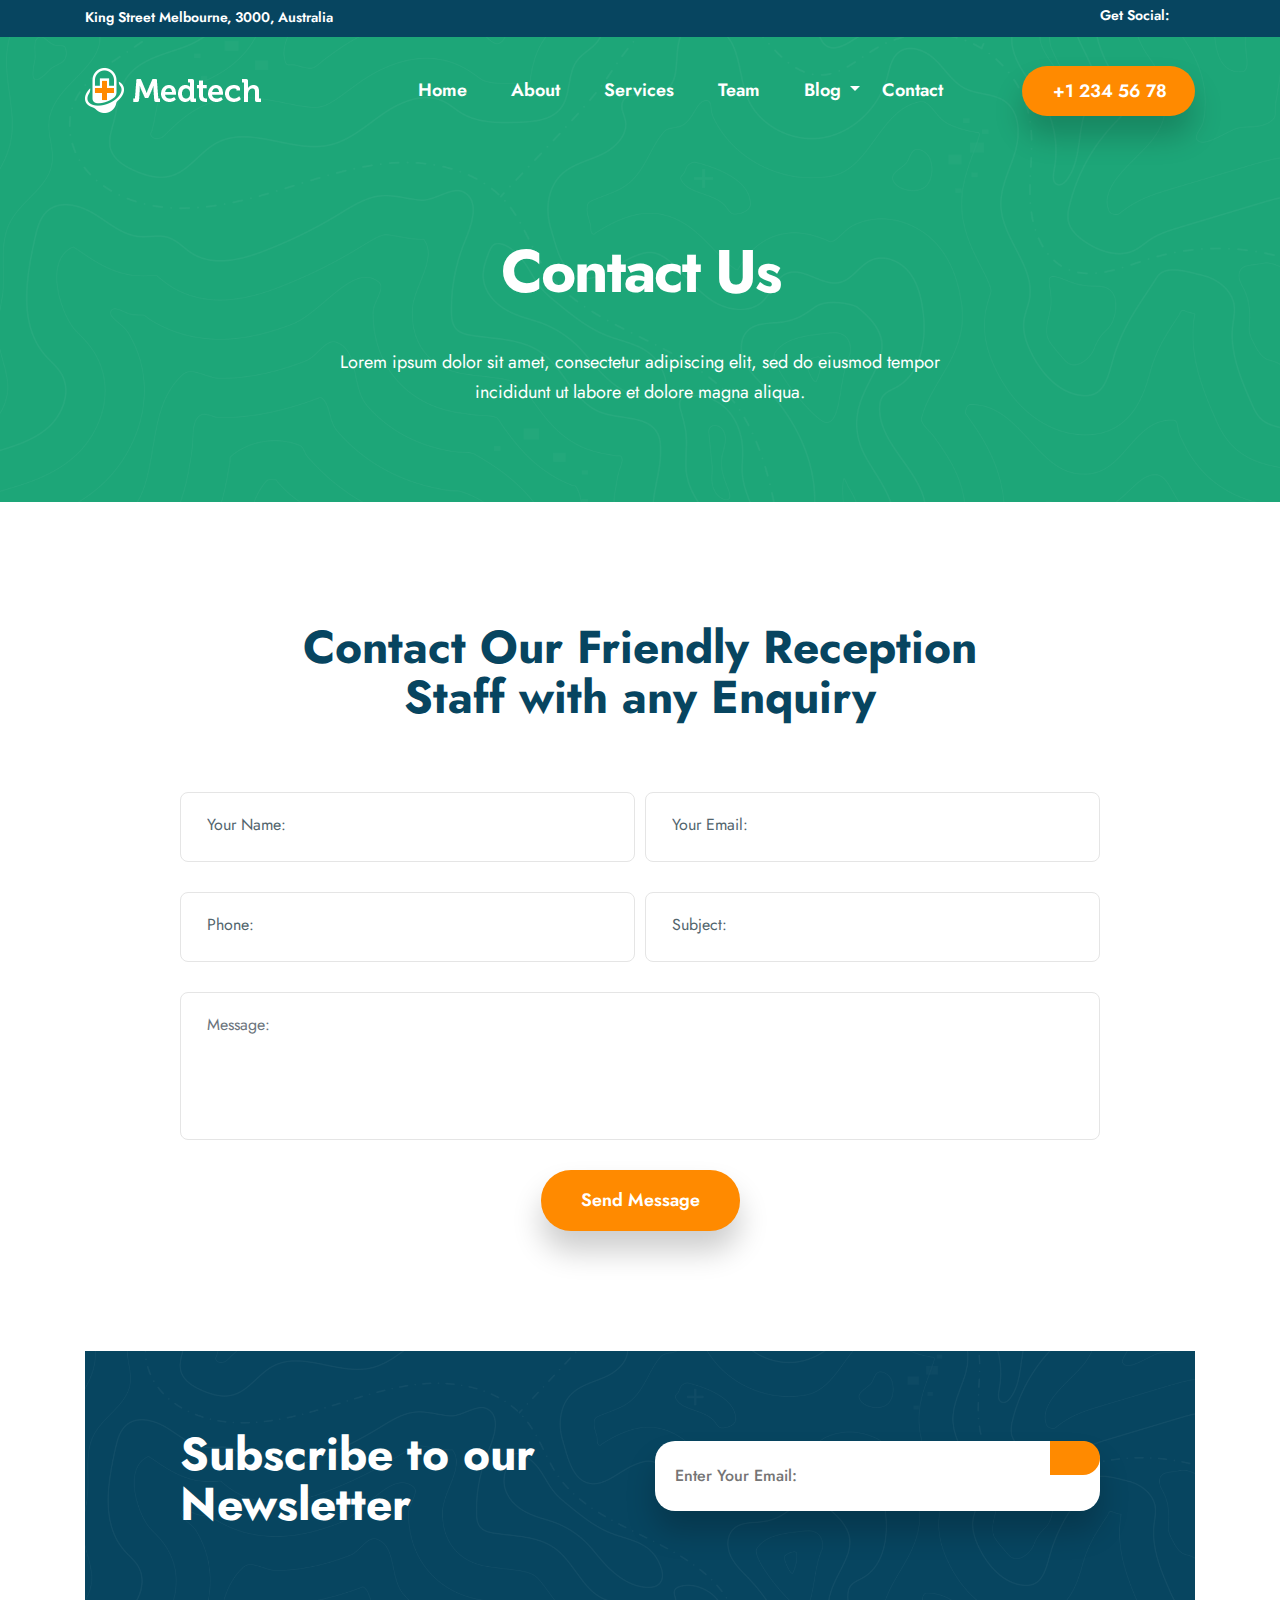
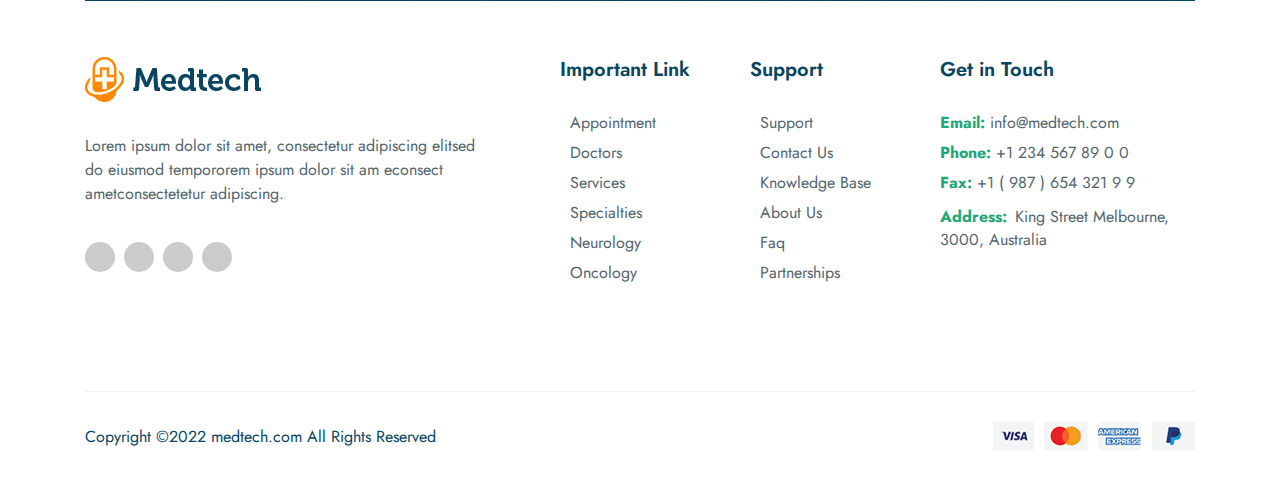
<file: contact.html>
<!DOCTYPE html>
<html lang="en">
<head>
    <meta charset="UTF-8">
    <meta name="viewport" content="width=device-width, initial-scale=1">
    <meta http-equiv="Content-Type" content="text/html; charset=utf-8" />
    <link rel="stylesheet" href="https://pro.fontawesome.com/releases/v5.10.0/css/all.css"
        integrity="sha384-AYmEC3Yw5cVb3ZcuHtOA93w35dYTsvhLPVnYs9eStHfGJvOvKxVfELGroGkvsg+p" crossorigin="anonymous" />
    <!-- bootrap cdn -->
    <link rel="stylesheet" href="https://cdn.jsdelivr.net/npm/bootstrap@4.0.0/dist/css/bootstrap.min.css"
        integrity="sha384-Gn5384xqQ1aoWXA+058RXPxPg6fy4IWvTNh0E263XmFcJlSAwiGgFAW/dAiS6JXm" crossorigin="anonymous">
    <script src="https://code.jquery.com/jquery-3.2.1.slim.min.js"
        integrity="sha384-KJ3o2DKtIkvYIK3UENzmM7KCkRr/rE9/Qpg6aAZGJwFDMVNA/GpGFF93hXpG5KkN"
        crossorigin="anonymous"></script>
    <script src="https://cdn.jsdelivr.net/npm/popper.js@1.12.9/dist/umd/popper.min.js"
        integrity="sha384-ApNbgh9B+Y1QKtv3Rn7W3mgPxhU9K/ScQsAP7hUibX39j7fakFPskvXusvfa0b4Q"
        crossorigin="anonymous"></script>
    <script src="https://cdn.jsdelivr.net/npm/bootstrap@4.0.0/dist/js/bootstrap.min.js"
        integrity="sha384-JZR6Spejh4U02d8jOt6vLEHfe/JQGiRRSQQxSfFWpi1MquVdAyjUar5+76PVCmYl"
        crossorigin="anonymous"></script>
    <!-- custom css -->
    <link rel="stylesheet" href="assets/css/animate.css">
    <link rel="stylesheet" href="assets/css/super-classes.css">
    <link rel="stylesheet" href="assets/css/style.css">
    <link rel="stylesheet" href="assets/css/mobile.css">
    <title>Document</title>
</head>
<body>
     <!-- top-bar-section-->
     <div class="w-100 float-left top-bar-main-con text-white text-xl-left text-lg-left text-md-left text-center">
        <div class="container">
           <div class="row">
              <div class="col-lg-6 col-md-6 col-12">
                 <div class="top-bar-left-con ">
                    <i class="fas fa-map-marker-alt"></i>
                    <span>King Street Melbourne, 3000, Australia</span>
                 </div>
              </div>
              <div class="col-lg-6 col-md-6 col-12 d-flex justify-content-xl-end justify-content-lg-end justify-content-md-end justify-content-center">
                 <div class="top-bar-right-con d-flex">
                    <span>Get Social:</span>
                    <ul class="list-unstyled mb-0">
                       <li class="float-left"><a href="https://www.facebook.com/" class="text-white"><i class="fab fa-facebook-square"></i></a></li>
                       <li class="float-left"><a href="https://twitter.com/?lang=en" class="text-white"><i class="fab fa-twitter-square"></i></a></li>
                       <li class="float-left"><a href="https://www.pinterest.com/" class="text-white"><i class="fab fa-pinterest-square"></i></a></li>
                       <li class="float-left"><a href="https://www.youtube.com/" class="text-white"><i class="fab fa-youtube-square"></i></a></li>
                    </ul>
                 </div>
              </div>
           </div>
        </div>
     </div>
     <!-- top-bar-section-->
     <!-- header-and-banner-section -->
     <div class="w-100 float-left header-and-banner-con banner-overlay-img">
        <div class="container">
           <div class="overlay-img">
              <!-- navbar-start -->
              <nav class="navbar navbar-expand-lg navbar-light">
                 <a class="navbar-brand" href="index.html"><img src="assets/image/logo-img.png" alt="logo-img" class="img-fluid"></a>
                 <button class="navbar-toggler p-0 collapsed" type="button" data-toggle="collapse" data-target="#navbarSupportedContent" aria-controls="navbarSupportedContent" aria-expanded="false" aria-label="Toggle navigation">
                 <span class="navbar-toggler-icon"></span>
                 <span class="navbar-toggler-icon"></span>
                 <span class="navbar-toggler-icon"></span>
                 </button>                     
                 <div class="collapse navbar-collapse" id="navbarSupportedContent">
                    <ul class="navbar-nav ml-auto mr-auto">
                       <li class="nav-item active ">
                          <a class="nav-link p-0 text-white" href="index.html">Home<span class="sr-only">(current)</span></a>
                       </li>
                       <li class="nav-item">
                          <a class="nav-link p-0 text-white" href="about.html">About</a>
                       </li>
                       <li class="nav-item">
                          <a class="nav-link p-0 text-white" href="services.html">Services</a>
                       </li>
                       <li class="nav-item">
                          <a class="nav-link p-0 text-white" href="team.html">Team </a>
                       </li>
                       <li class="nav-item dropdown pr-lg-0">
                          <a class="nav-link dropdown-toggle p-0 text-white" href="#" id="navbarDropdown" role="button" data-toggle="dropdown" aria-haspopup="true" aria-expanded="false">
                            Blog
                          </a>
                          
                        </li>
                       <li class="nav-item pr-0">
                          <a class="nav-link p-0 text-white" href="contact.html"> Contact </a>
                       </li>
                    </ul>
                    <a href="tel:+12345678" class="navbar-btn text-white">
                    <i class="fas fa-phone-volume"></i>
                    +1 234 56 78
                    </a>
                 </div>
              </nav>
              <!-- navbar-end -->
              <!-- banner-start -->
              <section>
                 <div class="w-100 float-left generic-banner-con text-xl-left text-lg-left text-center">
                    <div class="container">
                       <div class="generic-banner-content text-white text-center">
                          <h1>Contact Us</h1>
                          <p class="text-white mb-0">Lorem ipsum dolor sit amet, consectetur adipiscing elit, sed do eiusmod tempor<br> incididunt ut labore et dolore magna aliqua.</p>
                       </div>
                    </div>
                 </div>
              </section>
              <!-- banner-end -->
           </div>
        </div>
     </div>
     <!-- header-and-banner-section -->
     <!-- Schedule-section -->
     <!-- <section>
        <div class="w-100 float-left Schedule-con">
           <div class="wrapper">
              <div class="Schedule-heading text-center">
                 <h2>Make Schedule Easier and <br>
                    Simpler for Patients
                 </h2>
              </div>
              <div class="Schedule-box text-md-left text-center">
                 <div class="row">
                    <div class="col-lg-6 col-md-6">
                       <div class="Schedule-box-item position-relative w-100 float-left">
                          <figure class="mb-0 float-md-left overlay-img">
                             <img src="assets/image/Schedule-icon1.png" alt="Schedule-icon" class="img-fluid">
                          </figure>
                          <div class="Schedule-box-title float-md-left overlay-img">
                             <h5>Email</h5>
                             <span class="d-block">support@medtech.com</span>
                             <span class="d-block">help@medtech.com</span>
                          </div>
                       </div>
                    </div>
                    <div class="col-lg-6 col-md-6">
                       <div class="Schedule-box-item position-relative w-100 float-left">
                          <figure class="mb-0 float-md-left overlay-img">
                             <img src="assets/image/Schedule-icon2.png" alt="Schedule-icon" class="img-fluid">
                          </figure>
                          <div class="Schedule-box-title float-md-left overlay-img">
                             <h5>Location</h5>
                             <span class="d-block">121 King Street Melbourne,<br> 3000, Australia</span>
                          </div>
                       </div>
                    </div>
                    <div class="col-lg-6 col-md-6">
                       <div class="Schedule-box-item position-relative w-100 float-left mb-md-0">
                          <figure class="mb-0 float-md-left overlay-img">
                             <img src="assets/image/Schedule-icon3.png" alt="Schedule-icon" class="img-fluid">
                          </figure>
                          <div class="Schedule-box-title float-md-left overlay-img">
                             <h5>Attendance</h5>
                             <span class="d-block">+123 45 678 901</span>
                             <span class="d-block">+234 56 789 012</span>
                          </div>
                       </div>
                    </div>
                    <div class="col-lg-6 col-md-6">
                       <div class="Schedule-box-item position-relative w-100 float-left mb-0">
                          <figure class="mb-0 float-md-left overlay-img">
                             <img src="assets/image/Schedule-icon4.png" alt="Schedule-icon" class="img-fluid">
                          </figure>
                          <div class="Schedule-box-title float-md-left overlay-img">
                             <h5>Working Hours</h5>
                             <span class="d-block">Monday - Friday: 8AM - 9PM</span>
                             <span class="d-block"> Weekends: Closed</span>
                          </div>
                       </div>
                    </div>
                 </div>
              </div>
           </div>
        </div>
     </section> -->
     <!-- Schedule-section -->
     <!-- contact-page-form -->
     <section>
        <div class="w-100 float-left contact-page-form-con">
           <div class="wrapper">
              <div class="contact-page-form-txt text-center">
                 <h2>Contact Our Friendly Reception<br>
                    Staff with any Enquiry
                 </h2>
              </div>
              <div id="form_result"></div>
              <form class="contact-form-plan-box" id="contactpage" method="POST">
                 <div class="form-row">
                    <div class="col-lg-6 col-md-6">
                       <div class="form-group">    
                          <input type="text" class="form-control" placeholder="Your Name:" name="name" id="name"> 
                       </div>
                    </div>
                    <div class="col-lg-6 col-lg-6 col-md-6">
                       <div class="form-group">    
                          <input type="email" class="form-control" placeholder="Your Email:" name="email" id="email"> 
                       </div>
                    </div>
                 </div>
                 <div class="form-row">
                    <div class="col-lg-6 col-lg-6 col-md-6">
                       <div class="form-group">    
                          <input type="tel" class="form-control" placeholder="Phone:" name="phone" id="phone"> 
                       </div>
                    </div>
                    <div class="col-lg-6 col-lg-6 col-md-6">
                       <div class="form-group">
                          <select class="form-control select-form position-relative">
                             <option>Subject:</option>
                             <option>2</option>
                             <option>3</option>
                             <option>4</option>
                             <option>5</option>
                          </select>
                          <i class="fas fa-angle-down down-icon"></i>
                       </div>
                    </div>
                 </div>
                 <div>
                    <div class="textarea form-group">    
                       <textarea class="form-control"  placeholder="Message:" rows="3" name="comments" id="comments"></textarea>
                    </div>
                 </div>
                 <div class="submitform-button">
                    <button type="submit" id="submit" class="submitform-btn appointment-btn ml-auto mr-auto d-block">Send Message</button>
                 </div>
              </form>
           </div>
        </div>
     </section>
     <!-- contact-page-form -->
     <!-- map-section-->
     <!-- <div class="w-100 float-left map-con">
        <div class="container">
           <iframe src="https://www.google.com/maps/embed?pb=!1m18!1m12!1m3!1d51641910.033771195!2d109.09423828124999!3d-37.814123701604444!2m3!1f0!2f0!3f0!3m2!1i1024!2i768!4f13.1!3m3!1m2!1s0x6ad65d4c2b349649%3A0xb6899234e561db11!2sEnvato!5e0!3m2!1sen!2s!4v1640952396499!5m2!1sen!2s"  style=" height:360px; width: 100%; border: 0;"></iframe>
        </div>
     </div> -->
     <!-- map-section-->
     <!-- news-letter-section -->
     <section>
        <div class="w-100 float-left news-letter-con">
           <div class="container">
              <div class="news-letter-inner-con banner-overlay-img">
                 <div class="row overlay-img align-items-center">
                    <div class="col-lg-6 col-md-5">
                       <div class="news-letter-title">
                          <h2 class="text-white mb-0">Subscribe to our 
                             Newsletter
                          </h2>
                       </div>
                    </div>
                    <div class="col-lg-6 col-md-7">
                       <div class="news-letter-input-con position-relative">
                          <div class="news-letter-input-feild">
                             <input type="email" placeholder="Enter Your Email:" class="w-100">
                          </div>
                          <button>
                          <i class="far fa-envelope"></i>
                          </button>
                       </div>
                    </div>
                 </div>
              </div>
           </div>
        </div>
     </section>
     <!-- news-letter-section -->
     <!-- logo-section -->
     <!-- <div class="w-100 float-left logo-con">
        <div class="container">
           <div class="logo-inner-con">
              <div class="row">
                 <div class="col-lg-2 col-md-2 col-sm-4 col-4">
                    <figure class="mb-0">
                       <img src="assets/image/client-logo-img1.png" alt="client-logo-img" class="img-fluid">
                    </figure>
                 </div>
                 <div class="col-lg-2 col-md-2 col-sm-4 col-4">
                    <figure class="mb-0">
                       <img src="assets/image/client-logo-img2.png" alt="client-logo-img" class="img-fluid">
                    </figure>
                 </div>
                 <div class="col-lg-2 col-md-2 col-sm-4 col-4">
                    <figure class="mb-0">
                       <img src="assets/image/client-logo-img3.png" alt="client-logo-img" class="img-fluid">
                    </figure>
                 </div>
                 <div class="col-lg-2 col-md-2 col-sm-4 col-4">
                    <figure class="mb-0">
                       <img src="assets/image/client-logo-img4.png" alt="client-logo-img" class="img-fluid mb-0">
                    </figure>
                 </div>
                 <div class="col-lg-2 col-md-2 col-sm-4 col-4">
                    <figure class="mb-0">
                       <img src="assets/image/client-logo-img5.png" alt="client-logo-img" class="img-fluid mb-0">
                    </figure>
                 </div>
                 <div class="col-lg-2 col-md-2 col-sm-4 col-4">
                    <figure class="mb-0">
                       <img src="assets/image/client-logo-img6.png" alt="client-logo-img" class="img-fluid mb-0">
                    </figure>
                 </div>
              </div>
           </div>
        </div>
     </div> -->
     <!-- logo-section -->
     <!-- weight-footer-section -->
     <section>
        <div class="w-100 float-left weight-footer-con">
           <div class="container">
              <div class="weight-footer-inner-con">
                 <div class="row">
                    <div class="col-lg-5 col-12 text-xl-left text-lg-left text-center">
                       <div class="weight-footer-content ">
                          <figure>
                             <img src="assets/image/footer-logo.png" alt="footer-logo" class="img-fluid">
                          </figure>
                          <p class="col-lg-11 col-md-7 pl-0 pr-0 ml-lg-0 mr-lg-0 ml-md-auto mr-md-auto">Lorem ipsum dolor sit amet, consectetur adipiscing elitsed do eiusmod tempororem ipsum dolor sit am econsect ametconsectetetur adipiscing.</p>
                          <div class="weight-social-list">
                             <ul class="list-unstyled mb-0">
                                <li class="d-inline-block"><a href="https://www.facebook.com/"><i class="fab fa-facebook-square d-flex align-items-center justify-content-center text-white pr-0"></i></a></li>
                                <li class="d-inline-block"><a href="https://twitter.com/?lang=en"><i class="fab fa-twitter-square d-flex align-items-center justify-content-center text-white pr-0"></i></a></li>
                                <li class="d-inline-block"><a href="https://www.linkedin.com/signup"><i class="fab fa-linkedin d-flex align-items-center justify-content-center text-white pr-0"></i></a></li>
                                <li class="d-inline-block"><a href="https://www.pinterest.com/"><i class="fab fa-pinterest-square mr-0 d-flex align-items-center justify-content-center text-white pr-0"></i></a></li>
                             </ul>
                          </div>
                       </div>
                    </div>
                    <div class="col-lg-2 col-md-4 col-sm-4 col-6">
                       <div class="weight-footer-content">
                          <h5>Important Link</h5>
                          <ul class="list-unstyled mb-0">
                             <li><i class="fas fa-caret-right"></i>Appointment</li>
                             <li><i class="fas fa-caret-right"></i>Doctors</li>
                             <li><i class="fas fa-caret-right"></i>Services</li>
                             <li><i class="fas fa-caret-right"></i>Specialties</li>
                             <li><i class="fas fa-caret-right"></i>Neurology</li>
                             <li class="mb-0"><i class="fas fa-caret-right"></i>Oncology</li>
                          </ul>
                       </div>
                    </div>
                    <div class="col-lg-2 col-md-3 col-sm-3 col-6">
                       <div class="weight-footer-content">
                          <h5>Support</h5>
                          <ul class="list-unstyled mb-0">
                             <li><i class="fas fa-caret-right"></i>Support</li>
                             <li><i class="fas fa-caret-right"></i>Contact Us</li>
                             <li><i class="fas fa-caret-right"></i>Knowledge Base</li>
                             <li><i class="fas fa-caret-right"></i>About Us</li>
                             <li><i class="fas fa-caret-right"></i>Faq</li>
                             <li class="mb-0"><i class="fas fa-caret-right"></i>Partnerships</li>
                          </ul>
                       </div>
                    </div>
                    <div class="col-lg-3 col-md-5 col-sm-5 col-12">
                       <div class="weight-footer-content">
                          <h5>Get in Touch</h5>
                          <ul class="list-unstyled mb-0">
                             <li><span>Email: </span>info@medtech.com</li>
                             <li><span>Phone: </span>+1 234 567 89 0 0</li>
                             <li><span>Fax: </span>+1 ( 987 ) 654 321  9 9</li>
                             <li class="mb-0"><span class="pr-2">Address:</span>King Street Melbourne,
                                3000, Australia
                             </li>
                          </ul>
                       </div>
                    </div>
                 </div>
              </div>
           </div>
        </div>
     </section>
     <!-- weight-footer-section -->
     <!-- footer-section -->
     <div class="w-100 float-left footer-con text-xl-left text-lg-left text-center">
        <div class="container">
           <div class="row">
              <div class="col-lg-6 col-md-6 col-12">
                 <p class="mb-0">Copyright ©2022 medtech.com All Rights Reserved</p>
              </div>
              <div class="col-lg-6 col-md-6 col-12 d-flex justify-content-xl-end justify-content-lg-end justify-content-center">
                 <figure class="mb-0 d-inline-block">
                    <img src="assets/image/payment-img1.png" alt="payment-img" class="img-fluid">
                 </figure>
                 <figure class="mb-0 d-inline-block">
                    <img src="assets/image/payment-img2.png" alt="payment-img" class="img-fluid">
                 </figure>
                 <figure class="mb-0 d-inline-block">
                    <img src="assets/image/payment-img3.png" alt="payment-img" class="img-fluid">
                 </figure>
                 <figure class="mb-0 d-inline-block mr-0">
                    <img src="assets/image/payment-img4.png" alt="payment-img" class="img-fluid">
                 </figure>
              </div>
           </div>
        </div>
     </div>
      <!-- footer-section -->
      <script src="assets/js/popper.min.js"> </script>
      <script src="assets/js/wow.js"></script>
      <script>
         new WOW().init();
      </script>
      <script src="assets/js/custom-script.js"> </script>
</body>
</html>
</file>
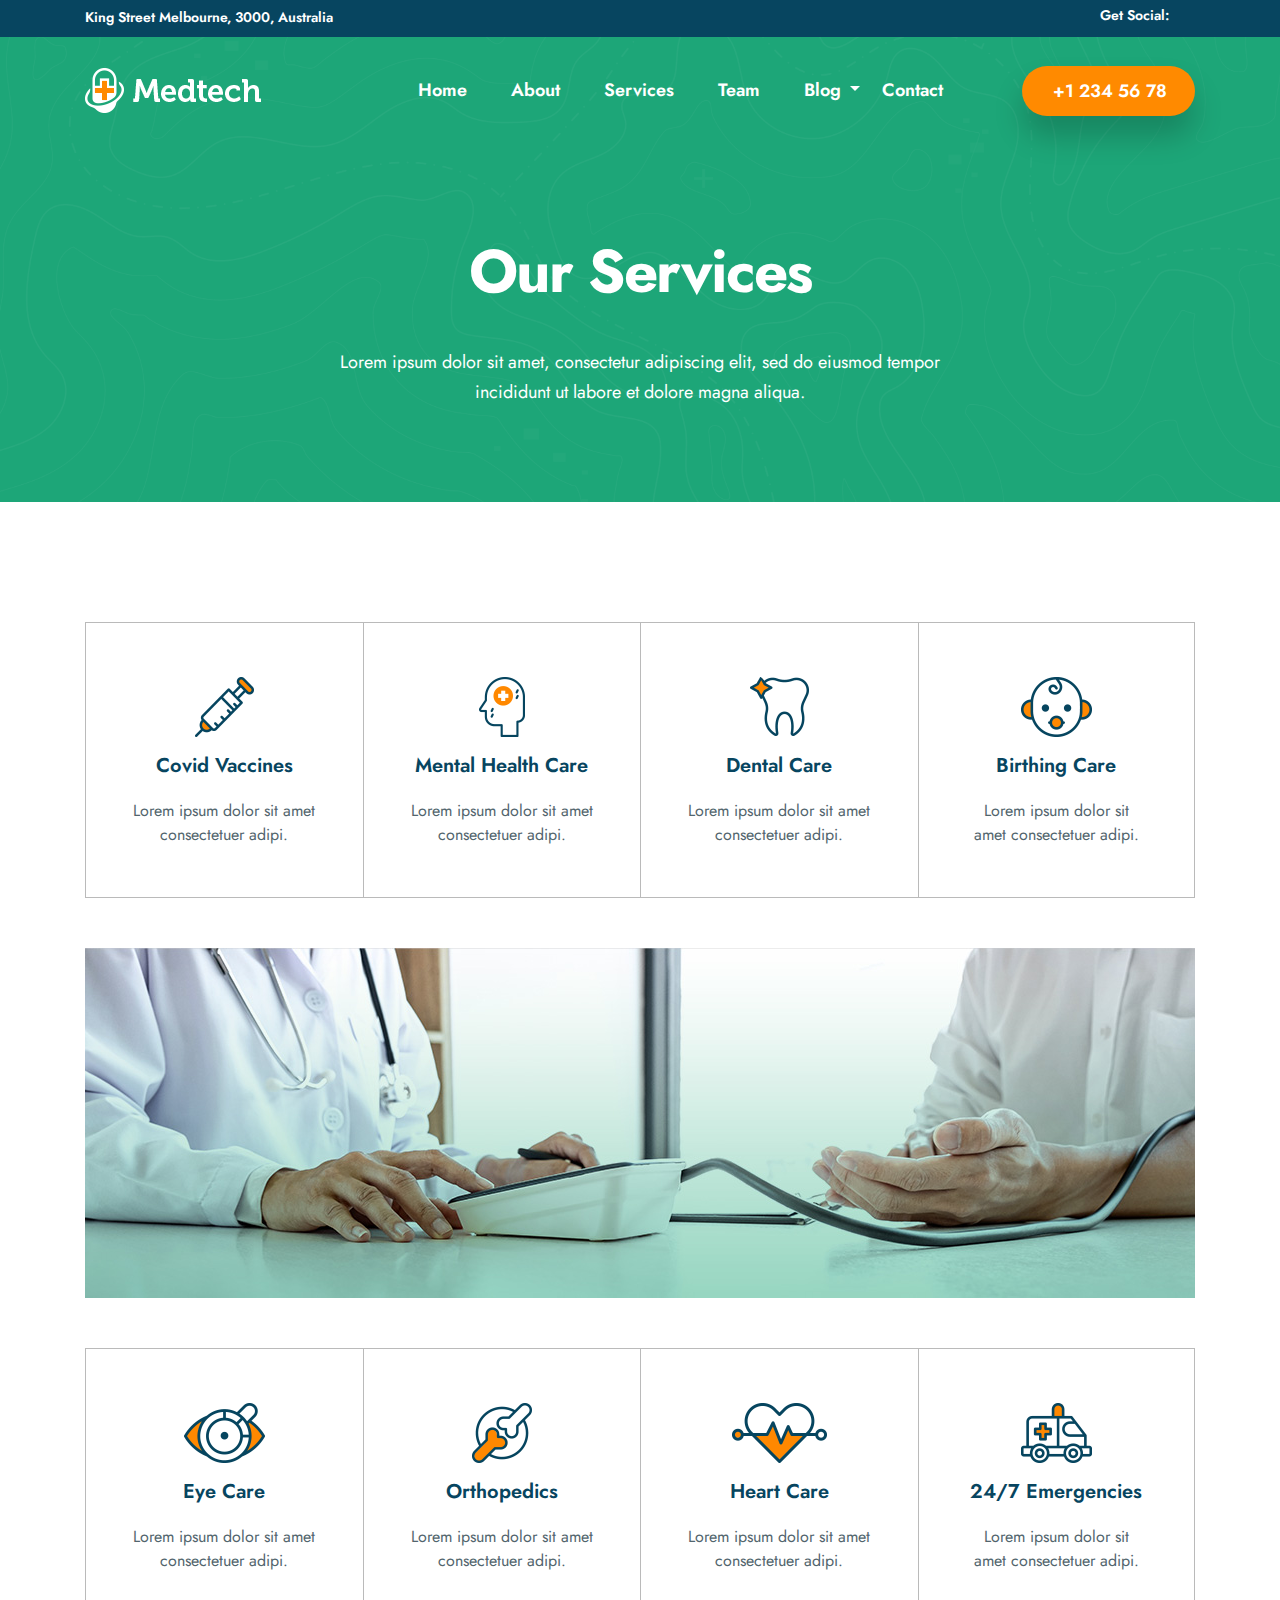
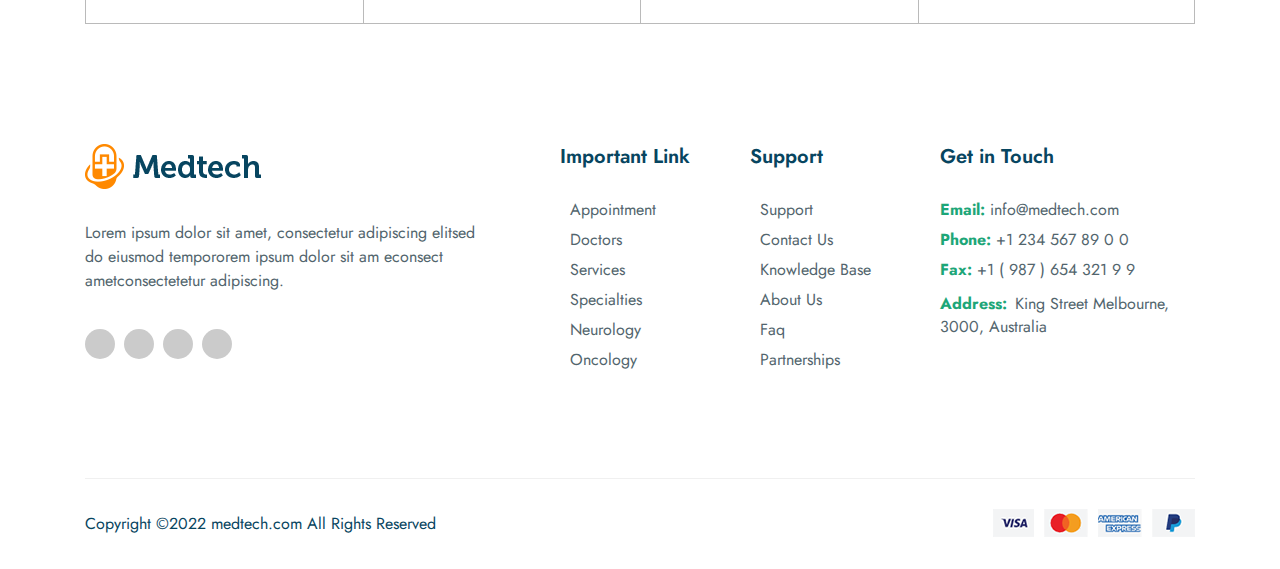
<file: services.html>
<!DOCTYPE html>
<html lang="en">
<head>
    <meta charset="UTF-8">
    <meta name="viewport" content="width=device-width, initial-scale=1">
    <meta http-equiv="Content-Type" content="text/html; charset=utf-8" />
    <link rel="stylesheet" href="https://pro.fontawesome.com/releases/v5.10.0/css/all.css"
        integrity="sha384-AYmEC3Yw5cVb3ZcuHtOA93w35dYTsvhLPVnYs9eStHfGJvOvKxVfELGroGkvsg+p" crossorigin="anonymous" />
    <!-- bootrap cdn -->
    <link rel="stylesheet" href="https://cdn.jsdelivr.net/npm/bootstrap@4.0.0/dist/css/bootstrap.min.css"
        integrity="sha384-Gn5384xqQ1aoWXA+058RXPxPg6fy4IWvTNh0E263XmFcJlSAwiGgFAW/dAiS6JXm" crossorigin="anonymous">
    <script src="https://code.jquery.com/jquery-3.2.1.slim.min.js"
        integrity="sha384-KJ3o2DKtIkvYIK3UENzmM7KCkRr/rE9/Qpg6aAZGJwFDMVNA/GpGFF93hXpG5KkN"
        crossorigin="anonymous"></script>
    <script src="https://cdn.jsdelivr.net/npm/popper.js@1.12.9/dist/umd/popper.min.js"
        integrity="sha384-ApNbgh9B+Y1QKtv3Rn7W3mgPxhU9K/ScQsAP7hUibX39j7fakFPskvXusvfa0b4Q"
        crossorigin="anonymous"></script>
    <script src="https://cdn.jsdelivr.net/npm/bootstrap@4.0.0/dist/js/bootstrap.min.js"
        integrity="sha384-JZR6Spejh4U02d8jOt6vLEHfe/JQGiRRSQQxSfFWpi1MquVdAyjUar5+76PVCmYl"
        crossorigin="anonymous"></script>
    <!-- custom css -->
    <link rel="stylesheet" href="assets/css/animate.css">
    <link rel="stylesheet" href="assets/css/super-classes.css">
    <link rel="stylesheet" href="assets/css/style.css">
    <link rel="stylesheet" href="assets/css/mobile.css">
    <title>Document</title>
</head>
<body>
<!-- top-bar-section-->
<div class="w-100 float-left top-bar-main-con text-white text-xl-left text-lg-left text-md-left text-center">
    <div class="container">
       <div class="row">
          <div class="col-lg-6 col-md-6 col-12">
             <div class="top-bar-left-con ">
                <i class="fas fa-map-marker-alt"></i>
                <span>King Street Melbourne, 3000, Australia</span>
             </div>
          </div>
          <div class="col-lg-6 col-md-6 col-12 d-flex justify-content-xl-end justify-content-lg-end justify-content-md-end justify-content-center">
             <div class="top-bar-right-con d-flex">
                <span>Get Social:</span>
                <ul class="list-unstyled mb-0">
                   <li class="float-left"><a href="https://www.facebook.com/" class="text-white"><i class="fab fa-facebook-square"></i></a></li>
                   <li class="float-left"><a href="https://twitter.com/?lang=en" class="text-white"><i class="fab fa-twitter-square"></i></a></li>
                   <li class="float-left"><a href="https://www.pinterest.com/" class="text-white"><i class="fab fa-pinterest-square"></i></a></li>
                   <li class="float-left"><a href="https://www.youtube.com/" class="text-white"><i class="fab fa-youtube-square"></i></a></li>
                </ul>
             </div>
          </div>
       </div>
    </div>
 </div>
 <!-- top-bar-section-->
 <!-- header-and-banner-section -->
 <div class="w-100 float-left header-and-banner-con banner-overlay-img">
    <div class="container">
       <div class="overlay-img">
          <!-- navbar-start -->
          <nav class="navbar navbar-expand-lg navbar-light">
             <a class="navbar-brand" href="index.html"><img src="assets/image/logo-img.png" alt="logo-img" class="img-fluid"></a>
             <button class="navbar-toggler p-0 collapsed" type="button" data-toggle="collapse" data-target="#navbarSupportedContent" aria-controls="navbarSupportedContent" aria-expanded="false" aria-label="Toggle navigation">
             <span class="navbar-toggler-icon"></span>
             <span class="navbar-toggler-icon"></span>
             <span class="navbar-toggler-icon"></span>
             </button>                     
             <div class="collapse navbar-collapse" id="navbarSupportedContent">
                <ul class="navbar-nav ml-auto mr-auto">
                   <li class="nav-item active ">
                      <a class="nav-link p-0 text-white" href="index.html">Home<span class="sr-only">(current)</span></a>
                   </li>
                   <li class="nav-item">
                      <a class="nav-link p-0 text-white" href="about.html">About</a>
                   </li>
                   <li class="nav-item">
                      <a class="nav-link p-0 text-white" href="services.html">Services</a>
                   </li>
                   <li class="nav-item">
                      <a class="nav-link p-0 text-white" href="team.html">Team </a>
                   </li>
                   <li class="nav-item dropdown pr-lg-0">
                      <a class="nav-link dropdown-toggle p-0 text-white" href="#" id="navbarDropdown" role="button" data-toggle="dropdown" aria-haspopup="true" aria-expanded="false">
                        Blog
                      </a>
                      
                    </li>
                   <li class="nav-item pr-0">
                      <a class="nav-link p-0 text-white" href="contact.html"> Contact </a>
                   </li>
                </ul>
                <a href="tel:+12345678" class="navbar-btn text-white">
                <i class="fas fa-phone-volume"></i>
                +1 234 56 78
                </a>
             </div>
          </nav>
          <!-- navbar-end -->
          <!-- banner-start -->
          <section>
             <div class="w-100 float-left generic-banner-con text-xl-left text-lg-left text-center">
                <div class="container">
                   <div class="generic-banner-content text-white text-center">
                      <h1>Our Services</h1>
                      <p class="text-white mb-0">Lorem ipsum dolor sit amet, consectetur adipiscing elit, sed do eiusmod tempor<br> incididunt ut labore et dolore magna aliqua.</p>
                   </div>
                </div>
             </div>
          </section>
          <!-- banner-end -->
       </div>
    </div>
 </div>
 <!-- header-and-banner-section -->

 <!-- service-box -->
 <section>
    <div class="w-100 float-left service-box-con">
       <div class="container">
          <div class="service-box-inner-con">
             <div class="row ml-0 mr-0">
                <div class="col-lg-3 col-md-3 col-sm-6 pl-0 pr-0 border-right-0">
                   <div class="service-box-item text-center">
                      <figure>
                         <img src="assets/image/service-box-icon1.png" alt="service-box-icon" class="img-fluid">
                      </figure>
                      <h5>Covid Vaccines</h5>
                      <span class="d-block">Lorem ipsum dolor sit amet consectetuer adipi.</span>
                   </div>
                </div>
                <div class="col-lg-3 col-md-3 col-sm-6 pl-0 pr-0 border-right-0">
                   <div class="service-box-item text-center">
                      <figure>
                         <img src="assets/image/service-box-icon2.png" alt="service-box-icon" class="img-fluid">
                      </figure>
                      <h5>Mental Health Care</h5>
                      <span class="d-block">Lorem ipsum dolor sit amet consectetuer adipi.</span>
                   </div>
                </div>
                <div class="col-lg-3 col-md-3 col-sm-6 pl-0 pr-0 border-right-0">
                   <div class="service-box-item text-center">
                      <figure>
                         <img src="assets/image/service-box-icon3.png" alt="service-box-icon" class="img-fluid">
                      </figure>
                      <h5>Dental Care</h5>
                      <span class="d-block">Lorem ipsum dolor sit amet consectetuer adipi.</span>
                   </div>
                </div>
                <div class="col-lg-3 col-md-3 col-sm-6 pl-0 pr-0">
                   <div class="service-box-item text-center">
                      <figure>
                         <img src="assets/image/service-box-icon4.png" alt="service-box-icon" class="img-fluid">
                      </figure>
                      <h5>Birthing Care</h5>
                      <span class="d-block">Lorem ipsum dolor sit amet consectetuer adipi.</span>
                   </div>
                </div>
             </div>
          </div>
          <div class="service-box-img">
             <figure class="mb-0">
                <img src="assets/image/service-box-banner-img.jpg" alt="" class="img-fluid">
             </figure>
          </div>
          <div class="service-box-inner-con">
             <div class="row ml-0 mr-0">
                <div class="col-lg-3 col-md-3 col-sm-6 pl-0 pr-0 border-right-0">
                   <div class="service-box-item text-center">
                      <figure>
                         <img src="assets/image/service-box-icon5.png" alt="service-box-icon" class="img-fluid">
                      </figure>
                      <h5>Eye Care</h5>
                      <span class="d-block">Lorem ipsum dolor sit amet consectetuer adipi.</span>
                   </div>
                </div>
                <div class="col-lg-3 col-md-3 col-sm-6 pl-0 pr-0 border-right-0">
                   <div class="service-box-item text-center">
                      <figure>
                         <img src="assets/image/service-box-icon6.png" alt="service-box-icon" class="img-fluid">
                      </figure>
                      <h5>Orthopedics</h5>
                      <span class="d-block">Lorem ipsum dolor sit amet consectetuer adipi.</span>
                   </div>
                </div>
                <div class="col-lg-3 col-md-3 col-sm-6 pl-0 pr-0 border-right-0">
                   <div class="service-box-item text-center">
                      <figure>
                         <img src="assets/image/service-box-icon7.png" alt="service-box-icon" class="img-fluid">
                      </figure>
                      <h5>Heart Care</h5>
                      <span class="d-block">Lorem ipsum dolor sit amet consectetuer adipi.</span>
                   </div>
                </div>
                <div class="col-lg-3 col-md-3 col-sm-6 pl-0 pr-0">
                   <div class="service-box-item text-center">
                      <figure>
                         <img src="assets/image/service-box-icon8.png" alt="service-box-icon" class="img-fluid">
                      </figure>
                      <h5>24/7 Emergencies</h5>
                      <span class="d-block">Lorem ipsum dolor sit amet consectetuer adipi.</span>
                   </div>
                </div>
             </div>
          </div>
       </div>
    </div>
 </section>
 <!-- service-box -->
       <!-- core-vaule-section -->
       <!-- <section>
          <div class="w-100 float-left core-vaule-con service-page-vaule-con">
             <div class="container">
                <div class="row">
                   <div class="col-lg-6 col-md-6 d-md-flex align-items-md-end order-xl-0 order-lg-0 order-md-0 order-2">
                      <div class="form-left-con core-vaule-left-con position-relative text-center overlay-img">
                         <figure class="mb-0 left-curve-img wow slideInLeft" style="visibility: visible; animation-name: slideInLeft;">
                            <img src="assets/image/small-left-curve-img.png" alt="" class="img-fluid">
                         </figure>
                         <figure class="mb-0">
                            <img src="assets/image/core-value-left-img.png" alt="form-left-img" class="mb-0 img-fluid human-img">
                         </figure>
                         <figure class="mb-0 right-curve-img wow slideInRight" style="visibility: visible; animation-name: slideInRight;">
                            <img src="assets/image/small-right-curve-img.png" alt="" class="img-fluid">
                         </figure>
                      </div>
                   </div>
                   <div class="col-lg-6 col-md-6">
                      <div class="core-vaule-right-con text-xl-left text-lg-left text-md-left text-center">
                         <div class="core-vaule-title">
                            <h2>Our Core Values And 
                               Principle</h2>
                            <p>Seram ipsum dolor sit amet, consectetur adipiscing elit, sed 
                               doeius mod tempor incididunt aenean leo.</p>
                         </div>
                         <div class="core-vaule-box-con">
                            <div class="core-vaule-box-item position-relative">
                               <figure class="mb-0">
                                  <img src="assets/image/core-vaule-box-icon1.png" alt="core-vaule-box-icon" class="img-fluid">
                               </figure>
                               <div class="core-vaule-box-title">
                                  <h5>Qualified Doctors</h5>
                                  <span class="d-block">Nullam dictum felis eu pede mollis pretium. Integer<br> tinciduntras dapibus vivamus elementum.</span>
                               </div>
                            </div>
                            <div class="core-vaule-box-item position-relative">
                               <figure class="mb-0">
                                  <img src="assets/image/core-vaule-box-icon2.png" alt="core-vaule-box-icon" class="img-fluid">
                               </figure>
                               <div class="core-vaule-box-title">
                                  <h5>24/7 Helpdesk</h5>
                                  <span class="d-block">Cras dapibus vivamus elementum semper nisi enean<br> vulputate eleifend am eget duieget dui.</span>
                               </div>
                            </div>
                            <div class="core-vaule-box-item position-relative mb-0">
                               <figure class="mb-0">
                                  <img src="assets/image/core-vaule-box-icon3.png" alt="core-vaule-box-icon" class="img-fluid">
                               </figure>
                               <div class="core-vaule-box-title">
                                  <h5>Latest Drugs</h5>
                                  <span class="d-block">Quisque rutrum aenean imperdiet etiam ultricies nisi <br>vel augue curabitur ullamcorper ultricies nisi.</span>
                               </div>
                            </div>
                         </div>
                      </div>
                     
                   </div>
                </div>
             </div>
          </div>
       </section> -->
       <!-- core-vaule-section -->
 <!-- news-letter-section -->
 <!-- <section>
    <div class="w-100 float-left news-letter-con">
       <div class="container">
          <div class="news-letter-inner-con banner-overlay-img">
             <div class="row overlay-img align-items-center">
                <div class="col-lg-6 col-md-5">
                   <div class="news-letter-title">
                      <h2 class="text-white mb-0">Subscribe to our 
                         Newsletter
                      </h2>
                   </div>
                </div>
                <div class="col-lg-6 col-md-7">
                   <div class="news-letter-input-con position-relative">
                      <div class="news-letter-input-feild">
                         <input type="email" placeholder="Enter Your Email:" class="w-100">
                      </div>
                      <button>
                      <i class="far fa-envelope"></i>
                      </button>
                   </div>
                </div>
             </div>
          </div>
       </div>
    </div>
 </section> -->
 <!-- news-letter-section -->
 <!-- logo-section -->
 <!-- <div class="w-100 float-left logo-con">
    <div class="container">
       <div class="logo-inner-con">
          <div class="row">
             <div class="col-lg-2 col-md-2 col-sm-4 col-4">
                <figure class="mb-0">
                   <img src="assets/image/client-logo-img1.png" alt="client-logo-img" class="img-fluid">
                </figure>
             </div>
             <div class="col-lg-2 col-md-2 col-sm-4 col-4">
                <figure class="mb-0">
                   <img src="assets/image/client-logo-img2.png" alt="client-logo-img" class="img-fluid">
                </figure>
             </div>
             <div class="col-lg-2 col-md-2 col-sm-4 col-4">
                <figure class="mb-0">
                   <img src="assets/image/client-logo-img3.png" alt="client-logo-img" class="img-fluid">
                </figure>
             </div>
             <div class="col-lg-2 col-md-2 col-sm-4 col-4">
                <figure class="mb-0">
                   <img src="assets/image/client-logo-img4.png" alt="client-logo-img" class="img-fluid mb-0">
                </figure>
             </div>
             <div class="col-lg-2 col-md-2 col-sm-4 col-4">
                <figure class="mb-0">
                   <img src="assets/image/client-logo-img5.png" alt="client-logo-img" class="img-fluid mb-0">
                </figure>
             </div>
             <div class="col-lg-2 col-md-2 col-sm-4 col-4">
                <figure class="mb-0">
                   <img src="assets/image/client-logo-img6.png" alt="client-logo-img" class="img-fluid mb-0">
                </figure>
             </div>
          </div>
       </div>
    </div>
 </div> -->
 <!-- logo-section -->
 <!-- weight-footer-section -->
 <section>
    <div class="w-100 float-left weight-footer-con">
       <div class="container">
          <div class="weight-footer-inner-con">
             <div class="row">
                <div class="col-lg-5 col-12 text-xl-left text-lg-left text-center">
                   <div class="weight-footer-content ">
                      <figure>
                         <img src="assets/image/footer-logo.png" alt="footer-logo" class="img-fluid">
                      </figure>
                      <p class="col-lg-11 col-md-7 pl-0 pr-0 ml-lg-0 mr-lg-0 ml-md-auto mr-md-auto">Lorem ipsum dolor sit amet, consectetur adipiscing elitsed do eiusmod tempororem ipsum dolor sit am econsect ametconsectetetur adipiscing.</p>
                      <div class="weight-social-list">
                         <ul class="list-unstyled mb-0">
                            <li class="d-inline-block"><a href="https://www.facebook.com/"><i class="fab fa-facebook-square d-flex align-items-center justify-content-center text-white pr-0"></i></a></li>
                            <li class="d-inline-block"><a href="https://twitter.com/?lang=en"><i class="fab fa-twitter-square d-flex align-items-center justify-content-center text-white pr-0"></i></a></li>
                            <li class="d-inline-block"><a href="https://www.linkedin.com/signup"><i class="fab fa-linkedin d-flex align-items-center justify-content-center text-white pr-0"></i></a></li>
                            <li class="d-inline-block"><a href="https://www.pinterest.com/"><i class="fab fa-pinterest-square mr-0 d-flex align-items-center justify-content-center text-white pr-0"></i></a></li>
                         </ul>
                      </div>
                   </div>
                </div>
                <div class="col-lg-2 col-md-4 col-sm-4 col-6">
                   <div class="weight-footer-content">
                      <h5>Important Link</h5>
                      <ul class="list-unstyled mb-0">
                         <li><i class="fas fa-caret-right"></i>Appointment</li>
                         <li><i class="fas fa-caret-right"></i>Doctors</li>
                         <li><i class="fas fa-caret-right"></i>Services</li>
                         <li><i class="fas fa-caret-right"></i>Specialties</li>
                         <li><i class="fas fa-caret-right"></i>Neurology</li>
                         <li class="mb-0"><i class="fas fa-caret-right"></i>Oncology</li>
                      </ul>
                   </div>
                </div>
                <div class="col-lg-2 col-md-3 col-sm-3 col-6">
                   <div class="weight-footer-content">
                      <h5>Support</h5>
                      <ul class="list-unstyled mb-0">
                         <li><i class="fas fa-caret-right"></i>Support</li>
                         <li><i class="fas fa-caret-right"></i>Contact Us</li>
                         <li><i class="fas fa-caret-right"></i>Knowledge Base</li>
                         <li><i class="fas fa-caret-right"></i>About Us</li>
                         <li><i class="fas fa-caret-right"></i>Faq</li>
                         <li class="mb-0"><i class="fas fa-caret-right"></i>Partnerships</li>
                      </ul>
                   </div>
                </div>
                <div class="col-lg-3 col-md-5 col-sm-5 col-12">
                   <div class="weight-footer-content">
                      <h5>Get in Touch</h5>
                      <ul class="list-unstyled mb-0">
                         <li><span>Email: </span>info@medtech.com</li>
                         <li><span>Phone: </span>+1 234 567 89 0 0</li>
                         <li><span>Fax: </span>+1 ( 987 ) 654 321  9 9</li>
                         <li class="mb-0"><span class="pr-2">Address:</span>King Street Melbourne,
                            3000, Australia
                         </li>
                      </ul>
                   </div>
                </div>
             </div>
          </div>
       </div>
    </div>
 </section>
 <!-- weight-footer-section -->
 <!-- footer-section -->
 <div class="w-100 float-left footer-con text-xl-left text-lg-left text-center">
    <div class="container">
       <div class="row">
          <div class="col-lg-6 col-md-6 col-12">
             <p class="mb-0">Copyright ©2022 medtech.com All Rights Reserved</p>
          </div>
          <div class="col-lg-6 col-md-6 col-12 d-flex justify-content-xl-end justify-content-lg-end justify-content-center">
             <figure class="mb-0 d-inline-block">
                <img src="assets/image/payment-img1.png" alt="payment-img" class="img-fluid">
             </figure>
             <figure class="mb-0 d-inline-block">
                <img src="assets/image/payment-img2.png" alt="payment-img" class="img-fluid">
             </figure>
             <figure class="mb-0 d-inline-block">
                <img src="assets/image/payment-img3.png" alt="payment-img" class="img-fluid">
             </figure>
             <figure class="mb-0 d-inline-block mr-0">
                <img src="assets/image/payment-img4.png" alt="payment-img" class="img-fluid">
             </figure>
          </div>
       </div>
    </div>
 </div>
      <!-- footer-section -->
      <script src="assets/js/popper.min.js"> </script>
      <script src="assets/js/wow.js"></script>
      <script>
         new WOW().init();
      </script>
      <script src="assets/js/custom-script.js"> </script>
</body>
</html>
</file>
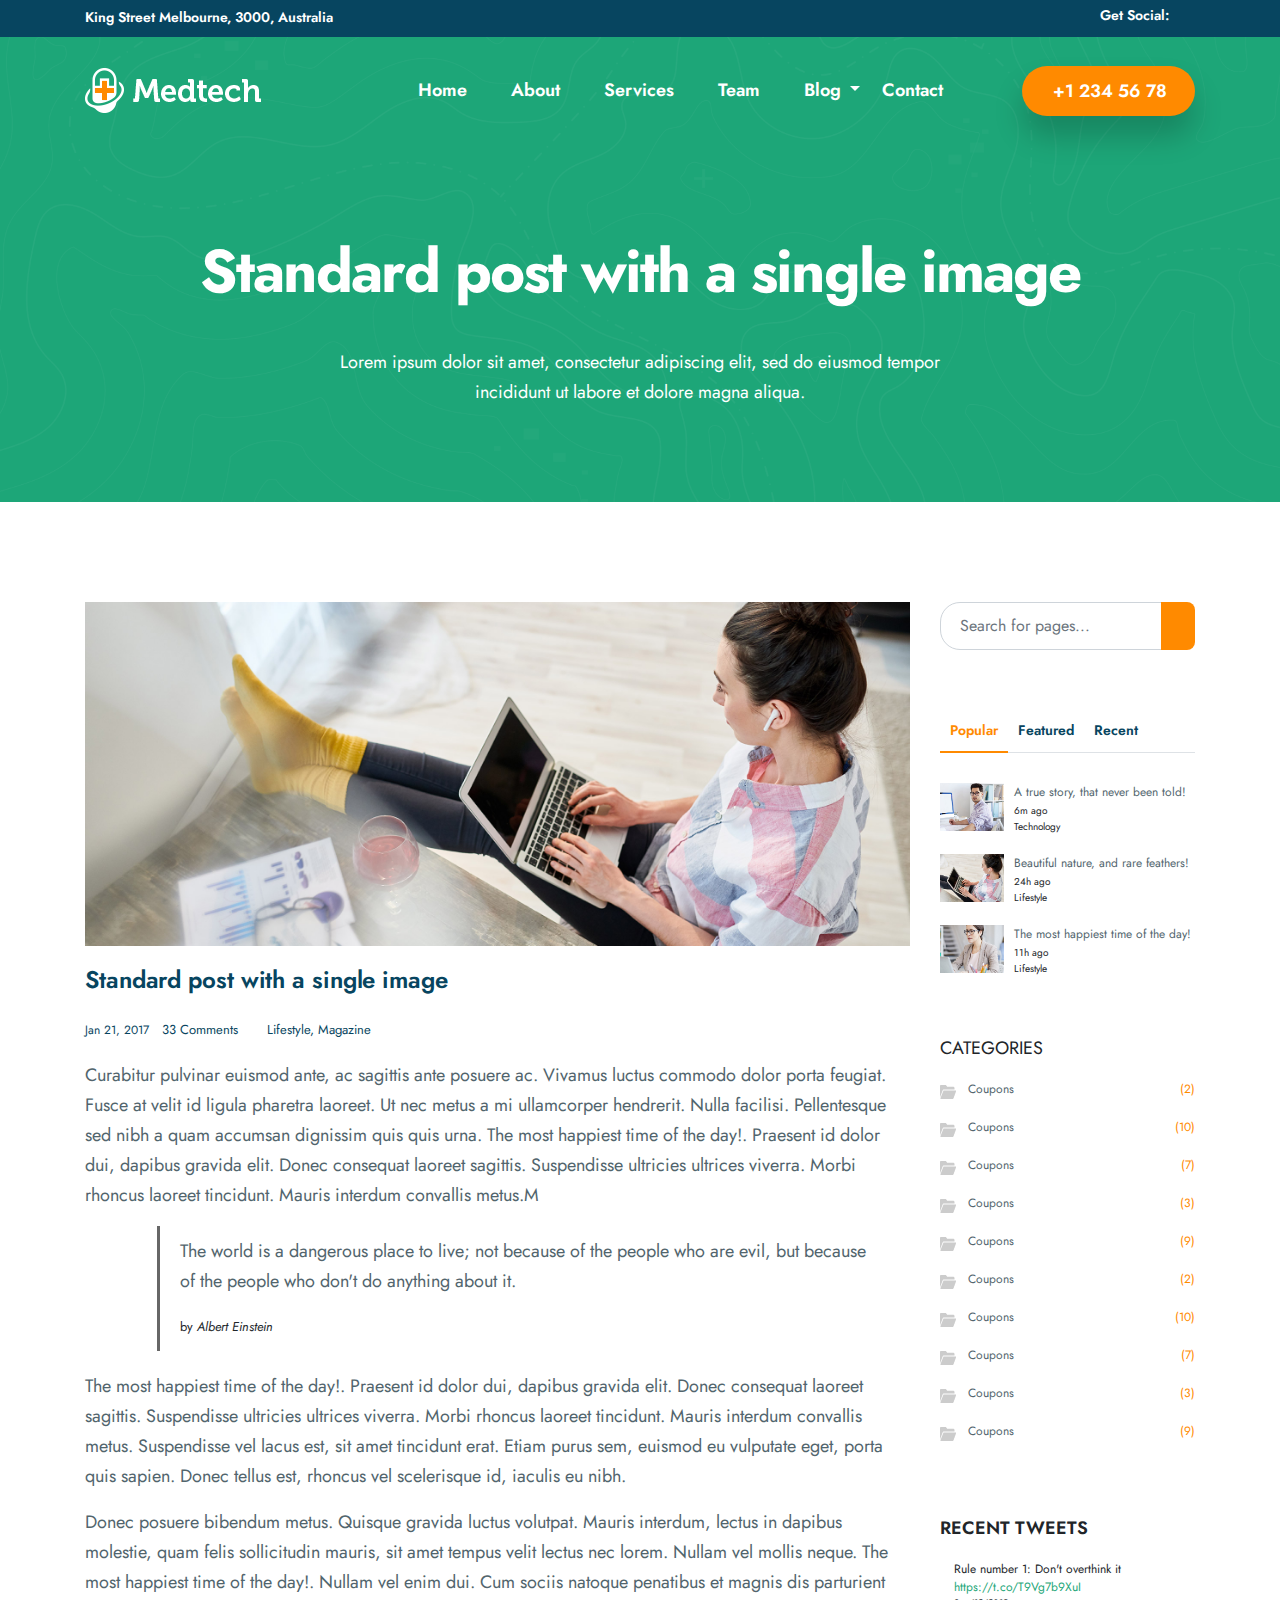
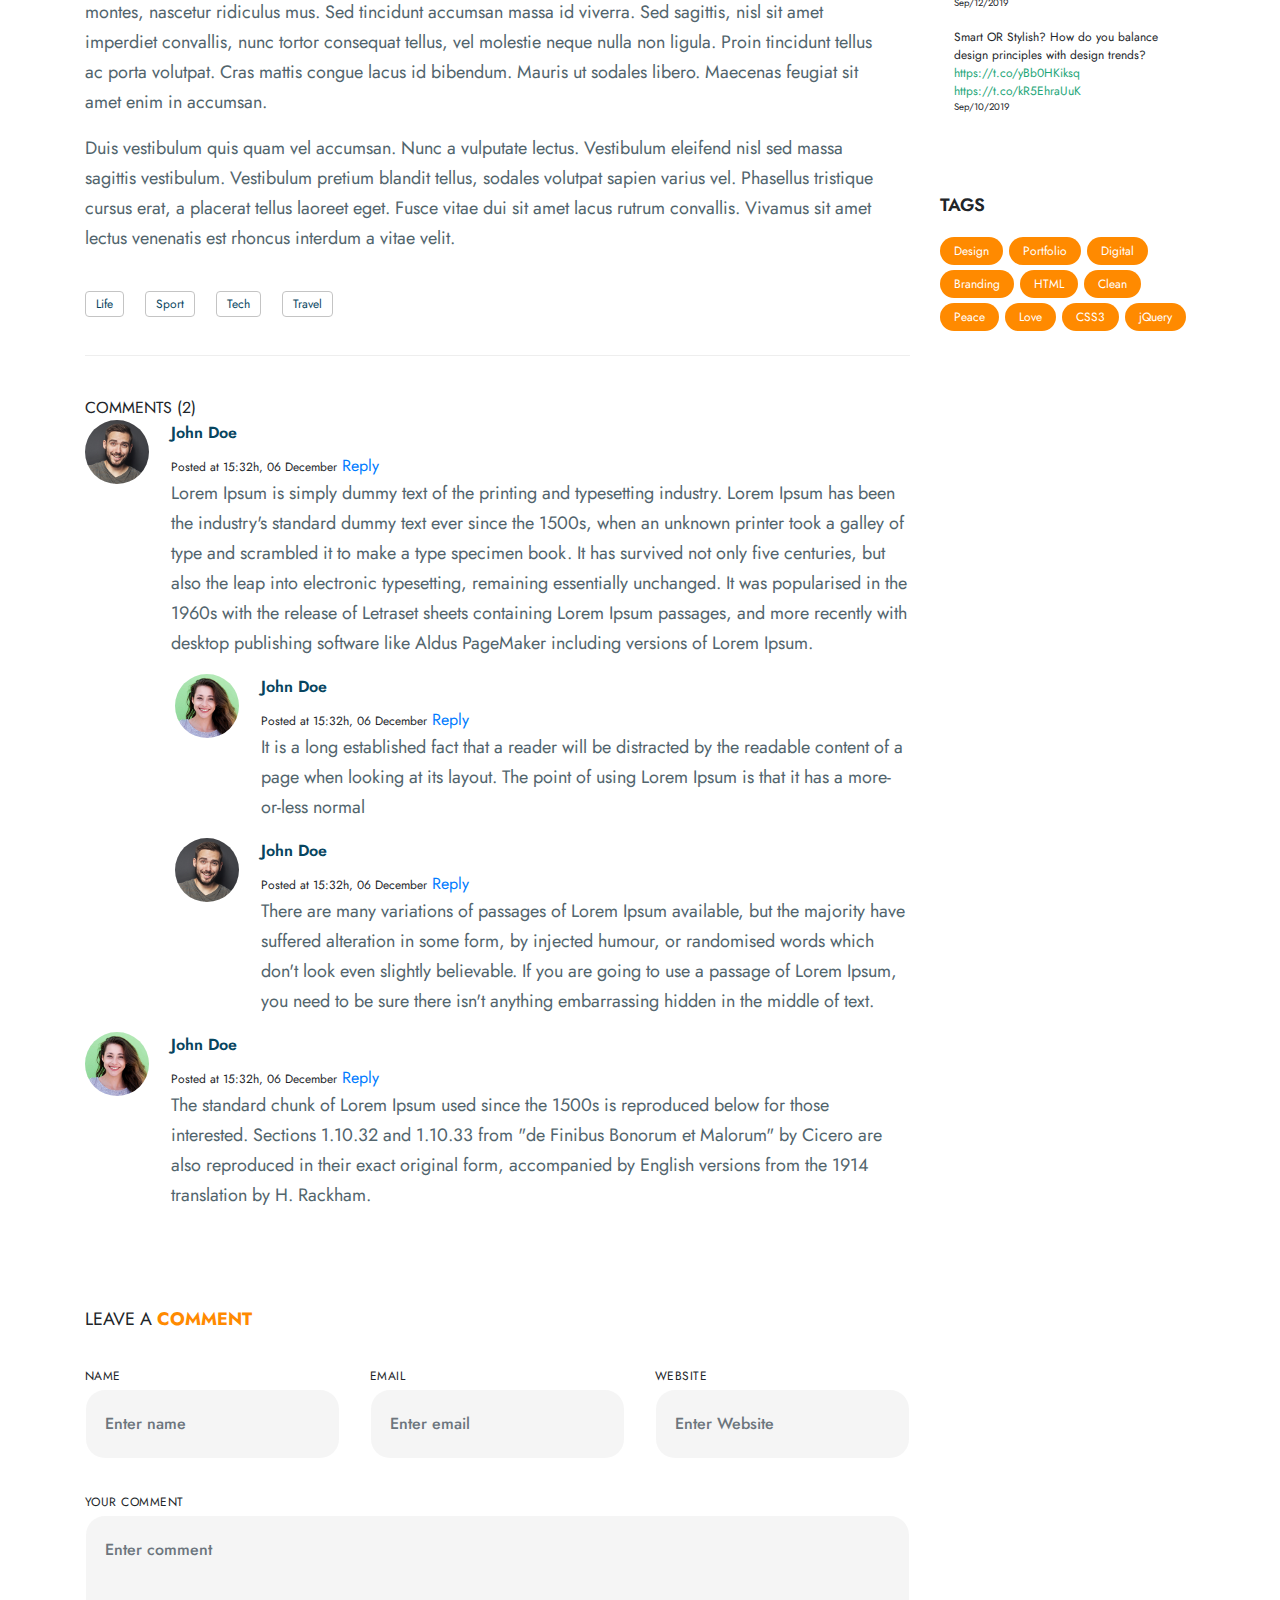
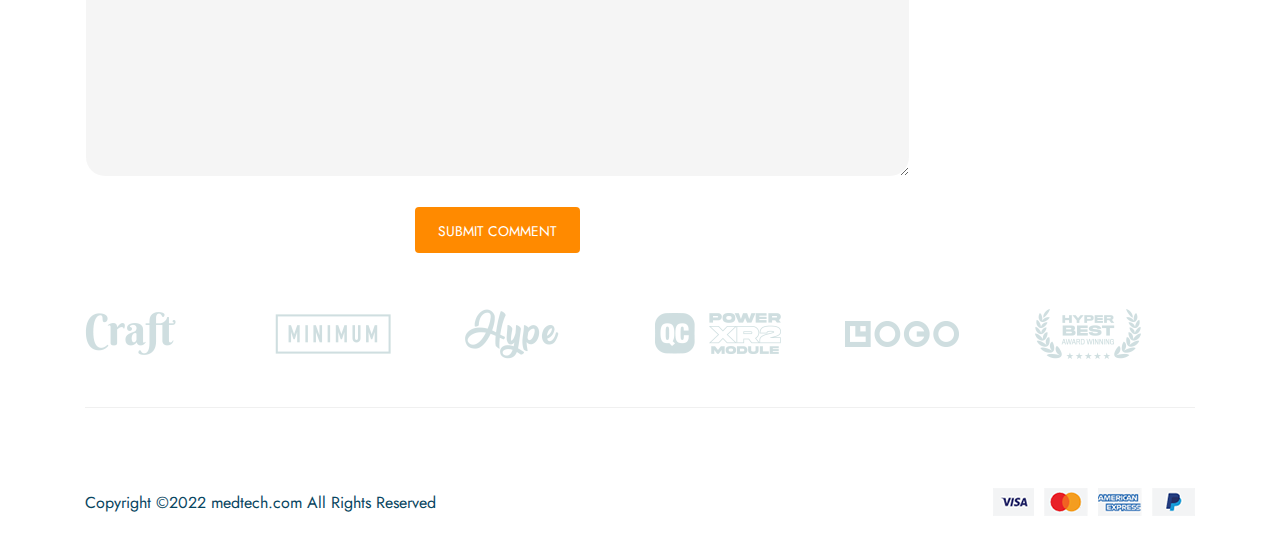
<file: single-post.html>
<!DOCTYPE html>
<html lang="en">

<head>
   <meta charset="UTF-8">
   <meta name="viewport" content="width=device-width, initial-scale=1">
   <meta http-equiv="Content-Type" content="text/html; charset=utf-8" />
   <link rel="stylesheet" href="https://pro.fontawesome.com/releases/v5.10.0/css/all.css"
      integrity="sha384-AYmEC3Yw5cVb3ZcuHtOA93w35dYTsvhLPVnYs9eStHfGJvOvKxVfELGroGkvsg+p" crossorigin="anonymous" />
   <!-- bootrap cdn -->
   <link rel="stylesheet" href="https://cdn.jsdelivr.net/npm/bootstrap@4.0.0/dist/css/bootstrap.min.css"
      integrity="sha384-Gn5384xqQ1aoWXA+058RXPxPg6fy4IWvTNh0E263XmFcJlSAwiGgFAW/dAiS6JXm" crossorigin="anonymous">
   <script src="https://code.jquery.com/jquery-3.2.1.slim.min.js"
      integrity="sha384-KJ3o2DKtIkvYIK3UENzmM7KCkRr/rE9/Qpg6aAZGJwFDMVNA/GpGFF93hXpG5KkN"
      crossorigin="anonymous"></script>
   <script src="https://cdn.jsdelivr.net/npm/popper.js@1.12.9/dist/umd/popper.min.js"
      integrity="sha384-ApNbgh9B+Y1QKtv3Rn7W3mgPxhU9K/ScQsAP7hUibX39j7fakFPskvXusvfa0b4Q"
      crossorigin="anonymous"></script>
   <script src="https://cdn.jsdelivr.net/npm/bootstrap@4.0.0/dist/js/bootstrap.min.js"
      integrity="sha384-JZR6Spejh4U02d8jOt6vLEHfe/JQGiRRSQQxSfFWpi1MquVdAyjUar5+76PVCmYl"
      crossorigin="anonymous"></script>
   <!-- custom css -->
   <link rel="stylesheet" href="assets/css/animate.css">
   <link rel="stylesheet" href="assets/css/super-classes.css">
   <link rel="stylesheet" href="assets/css/style.css">
   <link rel="stylesheet" href="assets/css/mobile.css">
   <link rel="stylesheet" href="assets/css/single-post.css">
   <title>Document</title>
</head>

<body>
   <!-- top-bar-section-->
   <div class="w-100 float-left top-bar-main-con text-white text-xl-left text-lg-left text-md-left text-center">
      <div class="container">
         <div class="row">
            <div class="col-lg-6 col-md-6 col-12">
               <div class="top-bar-left-con ">
                  <i class="fas fa-map-marker-alt"></i>
                  <span>King Street Melbourne, 3000, Australia</span>
               </div>
            </div>
            <div
               class="col-lg-6 col-md-6 col-12 d-flex justify-content-xl-end justify-content-lg-end justify-content-md-end justify-content-center">
               <div class="top-bar-right-con d-flex">
                  <span>Get Social:</span>
                  <ul class="list-unstyled mb-0">
                     <li class="float-left"><a href="https://www.facebook.com/" class="text-white"><i
                              class="fab fa-facebook-square"></i></a></li>
                     <li class="float-left"><a href="https://twitter.com/?lang=en" class="text-white"><i
                              class="fab fa-twitter-square"></i></a></li>
                     <li class="float-left"><a href="https://www.pinterest.com/" class="text-white"><i
                              class="fab fa-pinterest-square"></i></a></li>
                     <li class="float-left"><a href="https://www.youtube.com/" class="text-white"><i
                              class="fab fa-youtube-square"></i></a></li>
                  </ul>
               </div>
            </div>
         </div>
      </div>
   </div>
   <!-- top-bar-section-->
   <!-- header-and-banner-section -->
   <div class="w-100 float-left header-and-banner-con banner-overlay-img">
      <div class="container">
         <div class="overlay-img">
            <!-- navbar-start -->
            <nav class="navbar navbar-expand-lg navbar-light">
               <a class="navbar-brand" href="index.html"><img src="assets/image/logo-img.png" alt="logo-img"
                     class="img-fluid"></a>
               <button class="navbar-toggler p-0 collapsed" type="button" data-toggle="collapse"
                  data-target="#navbarSupportedContent" aria-controls="navbarSupportedContent" aria-expanded="false"
                  aria-label="Toggle navigation">
                  <span class="navbar-toggler-icon"></span>
                  <span class="navbar-toggler-icon"></span>
                  <span class="navbar-toggler-icon"></span>
               </button>
               <div class="collapse navbar-collapse" id="navbarSupportedContent">
                  <ul class="navbar-nav ml-auto mr-auto">
                     <li class="nav-item active ">
                        <a class="nav-link p-0 text-white" href="index.html">Home<span
                              class="sr-only">(current)</span></a>
                     </li>
                     <li class="nav-item">
                        <a class="nav-link p-0 text-white" href="about.html">About</a>
                     </li>
                     <li class="nav-item">
                        <a class="nav-link p-0 text-white" href="services.html">Services</a>
                     </li>
                     <li class="nav-item">
                        <a class="nav-link p-0 text-white" href="team.html">Team </a>
                     </li>
                     <li class="nav-item dropdown pr-lg-0">
                        <a class="nav-link dropdown-toggle p-0 text-white" href="#" id="navbarDropdown" role="button"
                           data-toggle="dropdown" aria-haspopup="true" aria-expanded="false">
                           Blog
                        </a>

                     </li>
                     <li class="nav-item pr-0">
                        <a class="nav-link p-0 text-white" href="contact.html"> Contact </a>
                     </li>
                  </ul>
                  <a href="tel:+12345678" class="navbar-btn text-white">
                     <i class="fas fa-phone-volume"></i>
                     +1 234 56 78
                  </a>
               </div>
            </nav>
            <!-- navbar-end -->
            <!-- banner-start -->
            <section>
               <div class="w-100 float-left generic-banner-con text-xl-left text-lg-left text-center">
                  <div class="container">
                     <div class="generic-banner-content text-white text-center">
                        <h1>Standard post with a single image</h1>
                        <p class="text-white mb-0">Lorem ipsum dolor sit amet, consectetur adipiscing elit, sed
                           do eiusmod tempor<br> incididunt ut labore et dolore magna aliqua.</p>
                     </div>
                  </div>
               </div>
            </section>
            <!-- banner-end -->
         </div>
      </div>
   </div>
   <!-- header-and-banner-section -->
   <section class="blog-posts w-100 float-left">
      <div class="container">
         <div class="row">
            <div class="col-xl-9 col-lg-9">
               <div id="blog" class="single-post01">
                  <div class="post-item">
                     <div class="post-item-wrap">
                        <div class="post-image" data-aos="fade-up">
                           <a href="#">
                              <img alt="" src="assets/image/post-featured.jpg" class="w-100">
                           </a>
                           <!--post-image-->
                        </div>
                        <div class="post-item-description">
                           <h2 class="font_weight_600">Standard post with a single image</h2>
                           <div class="post-meta">
                              <span class="post-meta-date color01"><i class="fa fa-calendar-o"></i>Jan 21, 2017</span>
                              <span class="post-meta-comments color01"><a href=""><i class="fa fa-comments-o"></i>33
                                    Comments</a></span>
                              <span class="post-meta-category color01"><a href=""><i class="fa fa-tag"></i>Lifestyle,
                                    Magazine</a></span>
                              <div class="post-meta-share float-right">
                                 <ul class="list-unstyled m-0">
                                    <li class="d-inline-block align-top"><a href="#">
                                          <i class="fab fa-facebook-square"></i>
                                       </a>
                                    </li>
                                    <li class="d-inline-block align-top"><a href="#">
                                          <i class="fab fa-twitter-square"></i>
                                       </a>
                                    </li>
                                    <li class="d-inline-block align-top"><a href="#">
                                          <i class="fab fa-instagram"></i>
                                       </a>
                                    </li>
                                    <li class="d-inline-block align-top"><a href="#">
                                          <i class="fas fa-envelope-square"></i>
                                       </a>
                                    </li>
                                 </ul>
                                 <!--post-meta-share-->
                              </div>
                              <!--post-meta-->
                           </div>
                           <p>Curabitur pulvinar euismod ante, ac sagittis ante posuere ac. Vivamus luctus commodo dolor
                              porta feugiat. Fusce at velit id ligula pharetra laoreet. Ut nec metus a mi ullamcorper
                              hendrerit. Nulla facilisi. Pellentesque sed nibh a quam accumsan dignissim quis quis urna.
                              The most happiest time of the day!. Praesent id dolor dui, dapibus gravida elit. Donec
                              consequat laoreet sagittis. Suspendisse ultricies ultrices viverra. Morbi rhoncus laoreet
                              tincidunt. Mauris interdum convallis metus.M</p>
                           <div class="blockquote">
                              <p>The world is a dangerous place to live; not because of the people who are evil, but
                                 because of the people who don't do anything about it.</p>
                              <small>by <cite>Albert Einstein</cite></small>
                           </div>
                           <p> The most happiest time of the day!. Praesent id dolor dui, dapibus gravida elit. Donec
                              consequat laoreet sagittis. Suspendisse ultricies ultrices viverra. Morbi rhoncus laoreet
                              tincidunt. Mauris interdum convallis metus. Suspendisse vel lacus est, sit amet tincidunt
                              erat. Etiam purus sem, euismod eu vulputate eget, porta quis sapien. Donec tellus est,
                              rhoncus vel scelerisque id, iaculis eu nibh.</p>
                           <p>Donec posuere bibendum metus. Quisque gravida luctus volutpat. Mauris interdum, lectus in
                              dapibus molestie, quam felis sollicitudin mauris, sit amet tempus velit lectus nec lorem.
                              Nullam vel mollis neque. The most happiest time of the day!. Nullam vel enim dui. Cum
                              sociis natoque penatibus et magnis dis parturient montes, nascetur ridiculus mus. Sed
                              tincidunt accumsan massa id viverra. Sed sagittis, nisl sit amet imperdiet convallis, nunc
                              tortor consequat tellus, vel molestie neque nulla non ligula. Proin tincidunt tellus ac
                              porta volutpat. Cras mattis congue lacus id bibendum. Mauris ut sodales libero. Maecenas
                              feugiat sit amet enim in accumsan.</p>
                           <p>Duis vestibulum quis quam vel accumsan. Nunc a vulputate lectus. Vestibulum eleifend nisl
                              sed massa sagittis vestibulum. Vestibulum pretium blandit tellus, sodales volutpat sapien
                              varius vel. Phasellus tristique cursus erat, a placerat tellus laoreet eget. Fusce vitae
                              dui sit amet lacus rutrum convallis. Vivamus sit amet lectus venenatis est rhoncus
                              interdum a vitae velit.</p>
                           <!--post-item-description-->
                        </div>
                        <div class="post-tags">
                           <a href="#">Life</a>
                           <a href="#">Sport</a>
                           <a href="#">Tech</a>
                           <a href="#">Travel</a>
                           <!--post-tags-->
                        </div>

                        <div class="comments" id="comments">
                           <div class="comment_number text-uppercase font_weight_600">
                              Comments <span>(2)</span>
                              <!--comment_number-->
                           </div>
                           <div class="comment-list">
                              <div class="comment" id="comment-1">
                                 <div class="image" data-aos="flip-left"><img alt="" src="assets/image/review1.jpg"
                                       class="avatar"></div>
                                 <div class="text">
                                    <h5 class="name font_weight_700">John Doe</h5>
                                    <span class="comment_date">Posted at 15:32h, 06 December</span>
                                    <a class="comment-reply-link" href="#">Reply</a>
                                    <div class="text_holder">
                                       <p>Lorem Ipsum is simply dummy text of the printing and typesetting industry.
                                          Lorem Ipsum has been the industry's standard dummy text ever since the 1500s,
                                          when an unknown printer took a galley of type and scrambled it to make a type
                                          specimen book. It has survived not only five centuries, but also the leap into
                                          electronic typesetting, remaining essentially unchanged. It was popularised in
                                          the 1960s with the release of Letraset sheets containing Lorem Ipsum passages,
                                          and more recently with desktop publishing software like Aldus PageMaker
                                          including versions of Lorem Ipsum.</p>
                                       <!--text_holder-->
                                    </div>
                                    <!--text-->
                                 </div>
                                 <div class="comment" id="comment-1-1">
                                    <div class="image" data-aos="flip-left"><img alt="" src="assets/image/review2.jpg"
                                          class="avatar"></div>
                                    <div class="text">
                                       <h5 class="name font_weight_700">John Doe</h5>
                                       <span class="comment_date">Posted at 15:32h, 06 December</span>
                                       <a class="comment-reply-link" href="#">Reply</a>
                                       <div class="text_holder">
                                          <p>It is a long established fact that a reader will be distracted by the
                                             readable content of a page when looking at its layout. The point of using
                                             Lorem Ipsum is that it has a more-or-less normal </p>
                                          <!--text_holder-->
                                       </div>
                                       <!--text-->
                                    </div>
                                    <!--comment-->
                                 </div>
                                 <div class="comment" id="comment-1-2">
                                    <div class="image" data-aos="flip-left"><img alt="" src="assets/image/review1.jpg"
                                          class="avatar"></div>
                                    <div class="text">
                                       <h5 class="name font_weight_700">John Doe</h5>
                                       <span class="comment_date">Posted at 15:32h, 06 December</span>
                                       <a class="comment-reply-link" href="#">Reply</a>
                                       <div class="text_holder">
                                          <p>There are many variations of passages of Lorem Ipsum available, but the
                                             majority have suffered alteration in some form, by injected humour, or
                                             randomised words which don't look even slightly believable. If you are
                                             going to use a passage of Lorem Ipsum, you need to be sure there isn't
                                             anything embarrassing hidden in the middle of text. </p>
                                          <!--text_holder-->
                                       </div>
                                       <!--text-->
                                    </div>
                                    <!--comment-->
                                 </div>
                                 <!--comment-->
                              </div>
                              <div class="comment" id="comment-2">
                                 <div class="image" data-aos="flip-left"><img alt="" src="assets/image/review2.jpg"
                                       class="avatar"></div>
                                 <div class="text">
                                    <h5 class="name font_weight_700">John Doe</h5>
                                    <span class="comment_date">Posted at 15:32h, 06 December</span>
                                    <a class="comment-reply-link" href="#">Reply</a>
                                    <div class="text_holder">
                                       <p>The standard chunk of Lorem Ipsum used since the 1500s is reproduced below for
                                          those interested. Sections 1.10.32 and 1.10.33 from "de Finibus Bonorum et
                                          Malorum" by Cicero are also reproduced in their exact original form,
                                          accompanied by English versions from the 1914 translation by H. Rackham.</p>
                                       <!--text_holder-->
                                    </div>
                                    <!--text-->
                                 </div>
                                 <!--comment-->
                              </div>
                              <!--comment-list-->
                           </div>
                           <!--comments-->
                        </div>
                        <div class="respond-form" id="respond">
                           <div class="respond-comment text-uppercase font_weight_600">
                              Leave a <span>Comment</span>
                              <!--respond-comment-->
                           </div>
                           <form class="form-gray-fields">
                              <div class="row">
                                 <div class="col-lg-4">
                                    <div class="form-group">
                                       <label class="upper font_weight_600" for="name">Name</label>
                                       <input class="form-control required" name="senderName" placeholder="Enter name"
                                          id="name" aria-required="true" type="text">
                                       <!--form-group-->
                                    </div>
                                    <!--col-->
                                 </div>
                                 <div class="col-lg-4">
                                    <div class="form-group">
                                       <label class="upper font_weight_600" for="email">Email</label>
                                       <input class="form-control required email" name="senderEmail"
                                          placeholder="Enter email" id="email" aria-required="true" type="email">
                                       <!--form-group-->
                                    </div>
                                    <!--col-->
                                 </div>
                                 <div class="col-lg-4">
                                    <div class="form-group">
                                       <label class="upper font_weight_600" for="website">Website</label>
                                       <input class="form-control website" name="senderWebsite"
                                          placeholder="Enter Website" id="website" aria-required="false" type="text">
                                       <!--form-group-->
                                    </div>
                                    <!--col-->
                                 </div>
                                 <!--row-->
                              </div>
                              <div class="row">
                                 <div class="col-lg-12">
                                    <div class="form-group">
                                       <label class="upper font_weight_600" for="comment">Your comment</label>
                                       <textarea class="form-control required" name="comment" rows="9"
                                          placeholder="Enter comment" id="comment" aria-required="true"></textarea>
                                       <!--form-group-->
                                    </div>
                                    <!--col-->
                                 </div>
                                 <!--row-->
                              </div>
                              <div class="row">
                                 <div class="col-lg-12">
                                    <div class="form-group text-center">
                                       <button class="btn font_weight_600" type="submit">Submit Comment</button>
                                       <!--form-group-->
                                    </div>
                                    <!--col-->
                                 </div>
                                 <!--row-->
                              </div>
                              <!--form-gray-fields-->
                           </form>
                           <!--respond-form-->
                        </div>
                        <!--post-item-wrap-->
                     </div>
                     <!--post-item-->
                  </div>
                  <!--single-post01-->
               </div>
               <!--col-->
            </div>
            <div class="sidebar sticky-sidebar col-lg-3">
               <div class="theiaStickySidebar">
                  <div class="widget widget-newsletter">
                     <form id="widget-search-form-sidebar" class="form-inline">
                        <div class="input-group">
                           <input type="text" aria-required="true" name="q" class="form-control widget-search-form"
                              placeholder="Search for pages...">
                           <div class="input-group-append">
                              <span class="input-group-btn">
                                 <button type="submit" id="widget-widget-search-form-button" class="btn"><i
                                       class="fa fa-search"></i></button>
                              </span>
                              <!--input-group-append-->
                           </div>
                           <!--input-group-->
                        </div>
                        <!--form-inline-->
                     </form>
                     <!--widget-->
                  </div>
                  <div class="widget">
                     <div class="tabs">
                        <ul class="nav nav-tabs" id="tabs-posts" role="tablist">
                           <li class="nav-item p-0 ">
                              <a class="nav-link active border-0" id="home-tab" data-toggle="tab" href="#popular"
                                 role="tab" aria-controls="popular" aria-selected="true">Popular</a>
                           </li>
                           <li class="nav-item p-0">
                              <a class="nav-link border-0" id="profile-tab" data-toggle="tab" href="#featured"
                                 role="tab" aria-controls="featured" aria-selected="false">Featured</a>
                           </li>
                           <li class="nav-item p-0">
                              <a class="nav-link border-0" id="contact-tab" data-toggle="tab" href="#recent" role="tab"
                                 aria-controls="recent" aria-selected="false">Recent</a>
                           </li>
                           <!--nav-tabs-->
                        </ul>
                        <div class="tab-content" id="tabs-posts-content">
                           <div class="tab-pane fade show active" id="popular" role="tabpanel">
                              <div class="post-thumbnail-list">
                                 <div class="post-thumbnail-entry">
                                    <img data-aos="fade-up" alt="" src="assets/image/side_post_img01.jpg">
                                    <div class="post-thumbnail-content">
                                       <a href="#">A true story, that never been told!</a>
                                       <span class="post-date"><i class="far fa-clock"></i> 6m ago</span>
                                       <span class="post-category"><i class="fa fa-tag"></i> Technology</span>
                                       <!--post-thumbnail-content-->
                                    </div>
                                    <!--post-thumbnail-entry-->
                                 </div>
                                 <div class="post-thumbnail-entry">
                                    <img data-aos="fade-up" alt="" src="assets/image/side_post_img02.jpg">
                                    <div class="post-thumbnail-content">
                                       <a href="#">Beautiful nature, and rare feathers!</a>
                                       <span class="post-date"><i class="far fa-clock"></i> 24h ago</span>
                                       <span class="post-category"><i class="fa fa-tag"></i> Lifestyle</span>
                                       <!--post-thumbnail-content-->
                                    </div>
                                    <!--post-thumbnail-entry-->
                                 </div>
                                 <div class="post-thumbnail-entry">
                                    <img data-aos="fade-up" alt="" src="assets/image/side_post_img03.jpg">
                                    <div class="post-thumbnail-content">
                                       <a href="#">The most happiest time of the day!</a>
                                       <span class="post-date"><i class="far fa-clock"></i> 11h ago</span>
                                       <span class="post-category"><i class="fa fa-tag"></i> Lifestyle</span>
                                       <!--post-thumbnail-content-->
                                    </div>
                                    <!--post-thumbnail-entry-->
                                 </div>
                                 <!--post-thumbnail-list-->
                              </div>
                              <!--tab-pane-->
                           </div>
                           <div class="tab-pane fade" id="featured" role="tabpanel">
                              <div class="post-thumbnail-list">
                                 <div class="post-thumbnail-entry">
                                    <img data-aos="fade-up" alt="" src="assets/image/side_post_img03.jpg">
                                    <div class="post-thumbnail-content">
                                       <a href="#">Beautiful nature, and rare feathers!</a>
                                       <span class="post-date"><i class="far fa-clock"></i> 24h ago</span>
                                       <span class="post-category"><i class="fa fa-tag"></i> Lifestyle</span>
                                       <!--post-thumbnail-content-->
                                    </div>
                                    <!--post-thumbnail-entry-->
                                 </div>
                                 <div class="post-thumbnail-entry">
                                    <img data-aos="fade-up" alt="" src="assets/image/side_post_img02.jpg">
                                    <div class="post-thumbnail-content">
                                       <a href="#">The most happiest time of the day!</a>
                                       <span class="post-date"><i class="far fa-clock"></i> 11h ago</span>
                                       <span class="post-category"><i class="fa fa-tag"></i> Lifestyle</span>
                                       <!--post-thumbnail-content-->
                                    </div>
                                    <!--post-thumbnail-entry-->
                                 </div>
                                 <div class="post-thumbnail-entry">
                                    <img data-aos="fade-up" alt="" src="assets/image/side_post_img01.jpg">
                                    <div class="post-thumbnail-content">
                                       <a href="#">New costs and rise of the economy!</a>
                                       <span class="post-date"><i class="far fa-clock"></i> 11h ago</span>
                                       <span class="post-category"><i class="fa fa-tag"></i> Lifestyle</span>
                                       <!--post-thumbnail-content-->
                                    </div>
                                    <!--post-thumbnail-entry-->
                                 </div>
                                 <!--post-thumbnail-list-->
                              </div>
                              <!--tab-pane-->
                           </div>
                           <div class="tab-pane fade" id="recent" role="tabpanel">
                              <div class="post-thumbnail-list">
                                 <div class="post-thumbnail-entry">
                                    <img data-aos="fade-up" alt="" src="assets/image/side_post_img02.jpg">
                                    <div class="post-thumbnail-content">
                                       <a href="#">The most happiest time of the day!</a>
                                       <span class="post-date"><i class="far fa-clock"></i> 11h ago</span>
                                       <span class="post-category"><i class="fa fa-tag"></i> Lifestyle</span>
                                       <!--post-thumbnail-content-->
                                    </div>
                                    <!--post-thumbnail-entry-->
                                 </div>
                                 <div class="post-thumbnail-entry">
                                    <img data-aos="fade-up" alt="" src="assets/image/side_post_img01.jpg">
                                    <div class="post-thumbnail-content">
                                       <a href="#">New costs and rise of the economy!</a>
                                       <span class="post-date"><i class="far fa-clock"></i> 11h ago</span>
                                       <span class="post-category"><i class="fa fa-tag"></i> Lifestyle</span>
                                       <!--post-thumbnail-content-->
                                    </div>
                                    <!--post-thumbnail-entry-->
                                 </div>
                                 <div class="post-thumbnail-entry">
                                    <img data-aos="fade-up" alt="" src="assets/image/side_post_img03.jpg">
                                    <div class="post-thumbnail-content">
                                       <a href="#">Beautiful nature, and rare feathers!</a>
                                       <span class="post-date"><i class="far fa-clock"></i> 24h ago</span>
                                       <span class="post-category"><i class="fa fa-tag"></i> Lifestyle</span>
                                       <!--post-thumbnail-content-->
                                    </div>
                                    <!--post-thumbnail-entry-->
                                 </div>
                                 <!--post-thumbnail-list-->
                              </div>
                              <!--tab-pane-->
                           </div>
                           <!--tab-content-->
                        </div>
                        <!--tabs-->
                     </div>
                     <!--widget-->
                  </div>
                  <div class="widget widget-categories">
                     <div class="widget-title font_weight_600">Categories</div>
                     <ul>
                        <li class="cat-item">
                           <a href="#">Coupons</a>
                           <span class="cat-count-span">(2)</span>
                        </li>
                        <li class="cat-item">
                           <a href="#">Coupons</a>
                           <span class="cat-count-span">(10)</span>
                        </li>
                        <li class="cat-item">
                           <a href="#">Coupons</a>
                           <span class="cat-count-span">(7)</span>
                        </li>
                        <li class="cat-item">
                           <a href="#">Coupons</a>
                           <span class="cat-count-span">(3)</span>
                        </li>
                        <li class="cat-item">
                           <a href="#">Coupons</a>
                           <span class="cat-count-span">(9)</span>
                        </li>
                        <li class="cat-item">
                           <a href="#">Coupons</a>
                           <span class="cat-count-span">(2)</span>
                        </li>
                        <li class="cat-item">
                           <a href="#">Coupons</a>
                           <span class="cat-count-span">(10)</span>
                        </li>
                        <li class="cat-item">
                           <a href="#">Coupons</a>
                           <span class="cat-count-span">(7)</span>
                        </li>
                        <li class="cat-item">
                           <a href="#">Coupons</a>
                           <span class="cat-count-span">(3)</span>
                        </li>
                        <li class="cat-item">
                           <a href="#">Coupons</a>
                           <span class="cat-count-span">(9)</span>
                        </li>
                     </ul>
                  </div>
                  <div class="widget widget-tweeter">
                     <h4 class="widget-title font_weight_600">Recent Tweets</h4>
                     <div id="twitter-cnt">
                        <ul>
                           <li>Rule number 1: Don't overthink it
                              <a href="#" target="_blank" title="Visit this link">https://t.co/T9Vg7b9XuI</a>
                              <small>Sep/12/2019</small>
                           </li>
                           <li>Smart OR Stylish? How do you balance design principles with design trends? <a href="#"
                                 target="_blank" title="Visit this link">https://t.co/yBb0HKiksq</a>
                              <a href="https://t.co/kR5EhraUuK" target="_blank"
                                 title="Visit this link">https://t.co/kR5EhraUuK</a>
                              <small>Sep/10/2019</small>
                           </li>
                        </ul>
                        <!--twitter-cnt-->
                     </div>
                     <!--widget-->
                  </div>
                  <div class="widget widget-tags">
                     <h4 class="widget-title font_weight_600">Tags</h4>
                     <div class="tags">
                        <a href="#" class="text-white">Design</a>
                        <a href="#" class="text-white">Portfolio</a>
                        <a href="#" class="text-white">Digital</a>
                        <a href="#" class="text-white">Branding</a>
                        <a href="#" class="text-white">HTML</a>
                        <a href="#" class="text-white">Clean</a>
                        <a href="#" class="text-white">Peace</a>
                        <a href="#" class="text-white">Love</a>
                        <a href="#" class="text-white">CSS3</a>
                        <a href="#" class="text-white">jQuery</a>
                        <!--tags-->
                     </div>
                     <!--widget-->
                  </div>
                  <!--theiaStickySidebar-->
               </div>
               <!--sidebar-->
            </div>
            <!--row-->
         </div>
      </div>
      <!--container-->
   </section>
   <!-- logo-section -->
   <div class="w-100 float-left logo-con">
      <div class="container">
         <div class="logo-inner-con">
            <div class="row">
               <div class="col-lg-2 col-md-2 col-sm-4 col-4">
                  <figure class="mb-0">
                     <img src="assets/image/client-logo-img1.png" alt="client-logo-img" class="img-fluid">
                  </figure>
               </div>
               <div class="col-lg-2 col-md-2 col-sm-4 col-4">
                  <figure class="mb-0">
                     <img src="assets/image/client-logo-img2.png" alt="client-logo-img" class="img-fluid">
                  </figure>
               </div>
               <div class="col-lg-2 col-md-2 col-sm-4 col-4">
                  <figure class="mb-0">
                     <img src="assets/image/client-logo-img3.png" alt="client-logo-img" class="img-fluid">
                  </figure>
               </div>
               <div class="col-lg-2 col-md-2 col-sm-4 col-4">
                  <figure class="mb-0">
                     <img src="assets/image/client-logo-img4.png" alt="client-logo-img" class="img-fluid mb-0">
                  </figure>
               </div>
               <div class="col-lg-2 col-md-2 col-sm-4 col-4">
                  <figure class="mb-0">
                     <img src="assets/image/client-logo-img5.png" alt="client-logo-img" class="img-fluid mb-0">
                  </figure>
               </div>
               <div class="col-lg-2 col-md-2 col-sm-4 col-4">
                  <figure class="mb-0">
                     <img src="assets/image/client-logo-img6.png" alt="client-logo-img" class="img-fluid mb-0">
                  </figure>
               </div>
            </div>
         </div>
      </div>
   </div> 
   <!-- logo-section -->
   <!-- weight-footer-section -->
   <!-- <section>
      <div class="w-100 float-left weight-footer-con">
         <div class="container">
            <div class="weight-footer-inner-con">
               <div class="row">
                  <div class="col-lg-5 col-12 text-xl-left text-lg-left text-center">
                     <div class="weight-footer-content ">
                        <figure>
                           <img src="assets/image/footer-logo.png" alt="footer-logo" class="img-fluid">
                        </figure>
                        <p class="col-lg-11 col-md-7 pl-0 pr-0 ml-lg-0 mr-lg-0 ml-md-auto mr-md-auto">Lorem
                           ipsum dolor sit amet, consectetur adipiscing elitsed do eiusmod tempororem ipsum
                           dolor sit am econsect ametconsectetetur adipiscing.</p>
                        <div class="weight-social-list">
                           <ul class="list-unstyled mb-0">
                              <li class="d-inline-block"><a href="https://www.facebook.com/"><i
                                       class="fab fa-facebook-square d-flex align-items-center justify-content-center text-white pr-0"></i></a>
                              </li>
                              <li class="d-inline-block"><a href="https://twitter.com/?lang=en"><i
                                       class="fab fa-twitter-square d-flex align-items-center justify-content-center text-white pr-0"></i></a>
                              </li>
                              <li class="d-inline-block"><a href="https://www.linkedin.com/signup"><i
                                       class="fab fa-linkedin d-flex align-items-center justify-content-center text-white pr-0"></i></a>
                              </li>
                              <li class="d-inline-block"><a href="https://www.pinterest.com/"><i
                                       class="fab fa-pinterest-square mr-0 d-flex align-items-center justify-content-center text-white pr-0"></i></a>
                              </li>
                           </ul>
                        </div>
                     </div>
                  </div>
                  <div class="col-lg-2 col-md-4 col-sm-4 col-6">
                     <div class="weight-footer-content">
                        <h5>Important Link</h5>
                        <ul class="list-unstyled mb-0">
                           <li><i class="fas fa-caret-right"></i>Appointment</li>
                           <li><i class="fas fa-caret-right"></i>Doctors</li>
                           <li><i class="fas fa-caret-right"></i>Services</li>
                           <li><i class="fas fa-caret-right"></i>Specialties</li>
                           <li><i class="fas fa-caret-right"></i>Neurology</li>
                           <li class="mb-0"><i class="fas fa-caret-right"></i>Oncology</li>
                        </ul>
                     </div>
                  </div>
                  <div class="col-lg-2 col-md-3 col-sm-3 col-6">
                     <div class="weight-footer-content">
                        <h5>Support</h5>
                        <ul class="list-unstyled mb-0">
                           <li><i class="fas fa-caret-right"></i>Support</li>
                           <li><i class="fas fa-caret-right"></i>Contact Us</li>
                           <li><i class="fas fa-caret-right"></i>Knowledge Base</li>
                           <li><i class="fas fa-caret-right"></i>About Us</li>
                           <li><i class="fas fa-caret-right"></i>Faq</li>
                           <li class="mb-0"><i class="fas fa-caret-right"></i>Partnerships</li>
                        </ul>
                     </div>
                  </div>
                  <div class="col-lg-3 col-md-5 col-sm-5 col-12">
                     <div class="weight-footer-content">
                        <h5>Get in Touch</h5>
                        <ul class="list-unstyled mb-0">
                           <li><span>Email: </span>info@medtech.com</li>
                           <li><span>Phone: </span>+1 234 567 89 0 0</li>
                           <li><span>Fax: </span>+1 ( 987 ) 654 321 9 9</li>
                           <li class="mb-0"><span class="pr-2">Address:</span>King Street Melbourne,
                              3000, Australia
                           </li>
                        </ul>
                     </div>
                  </div>
               </div>
            </div>
         </div>
      </div>
   </section> -->
   <!-- weight-footer-section -->
   <!-- footer-section -->
   <div class="w-100 float-left footer-con text-xl-left text-lg-left text-center">
      <div class="container">
         <div class="row">
            <div class="col-lg-6 col-md-6 col-12">
               <p class="mb-0">Copyright ©2022 medtech.com All Rights Reserved</p>
            </div>
            <div
               class="col-lg-6 col-md-6 col-12 d-flex justify-content-xl-end justify-content-lg-end justify-content-center">
               <figure class="mb-0 d-inline-block">
                  <img src="assets/image/payment-img1.png" alt="payment-img" class="img-fluid">
               </figure>
               <figure class="mb-0 d-inline-block">
                  <img src="assets/image/payment-img2.png" alt="payment-img" class="img-fluid">
               </figure>
               <figure class="mb-0 d-inline-block">
                  <img src="assets/image/payment-img3.png" alt="payment-img" class="img-fluid">
               </figure>
               <figure class="mb-0 d-inline-block mr-0">
                  <img src="assets/image/payment-img4.png" alt="payment-img" class="img-fluid">
               </figure>
            </div>
         </div>
      </div>
   </div>
   <!-- footer-section -->

</body>

</html>
</file>
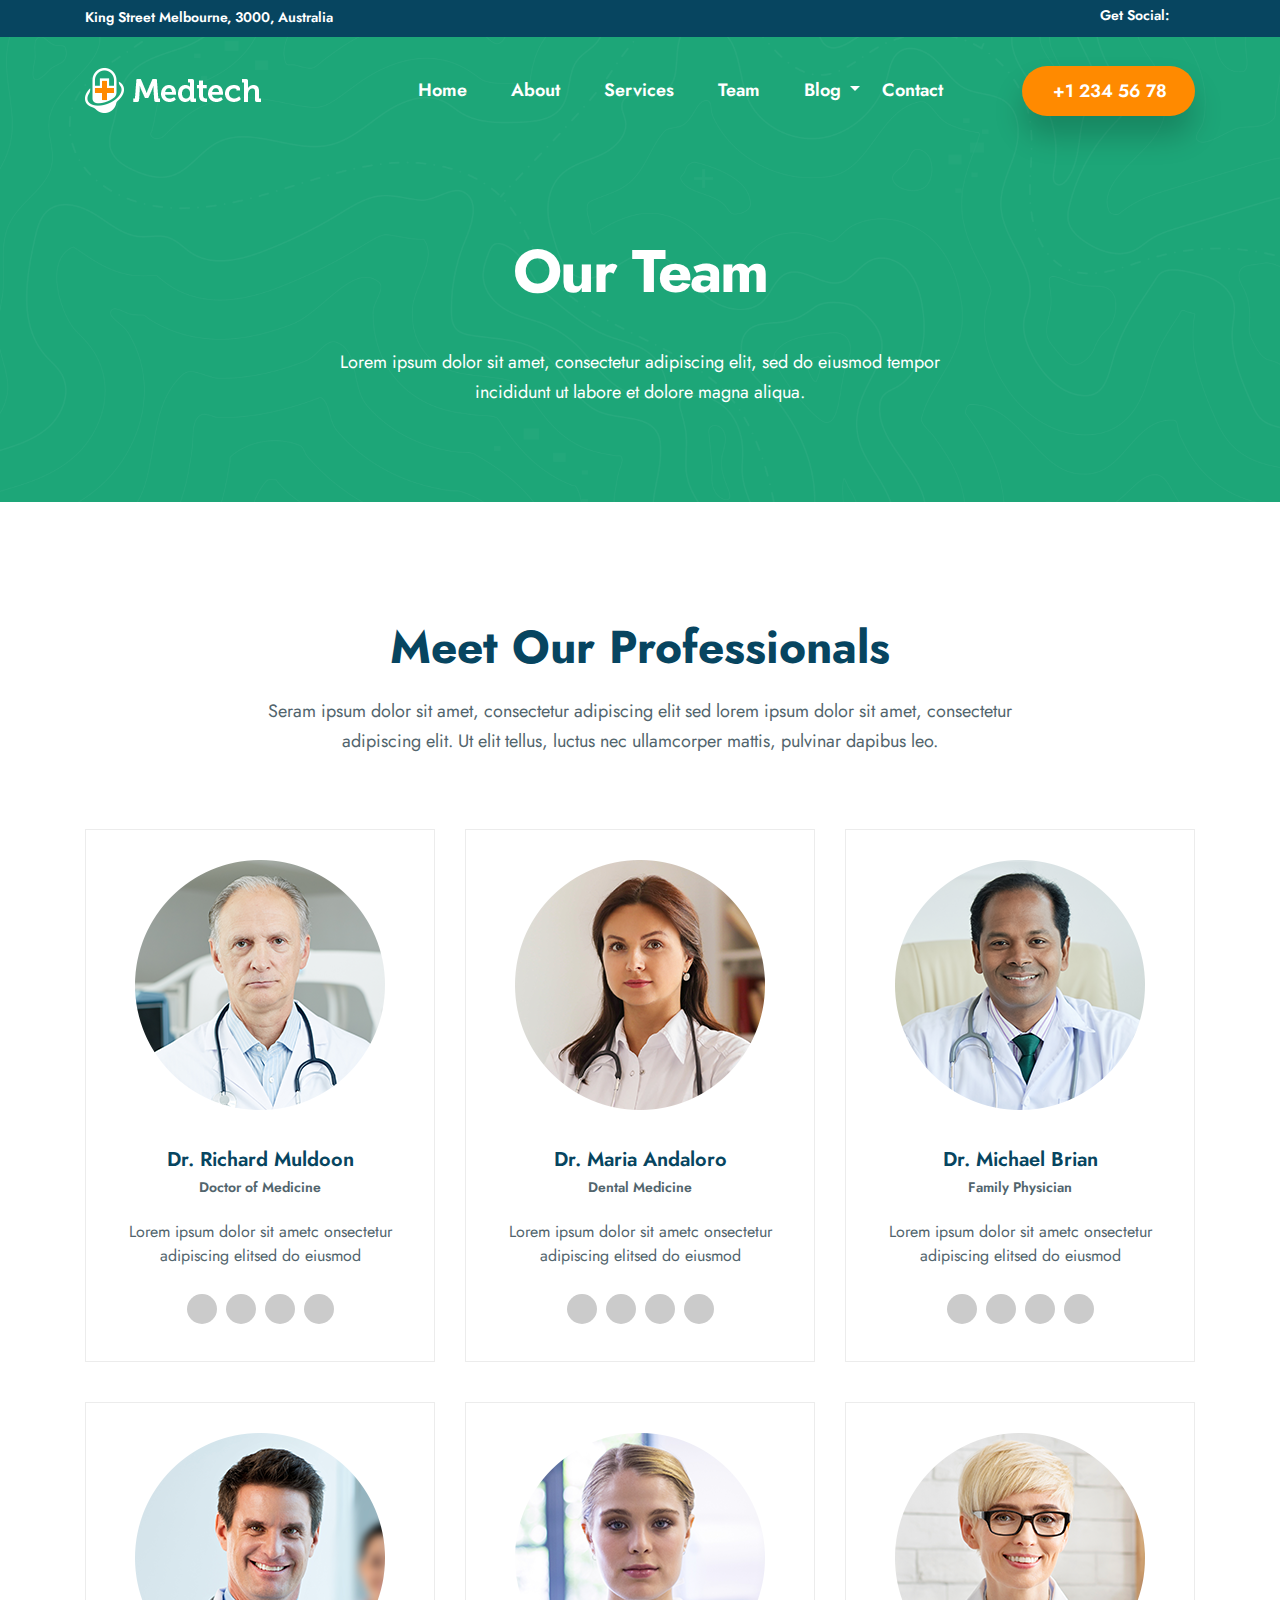
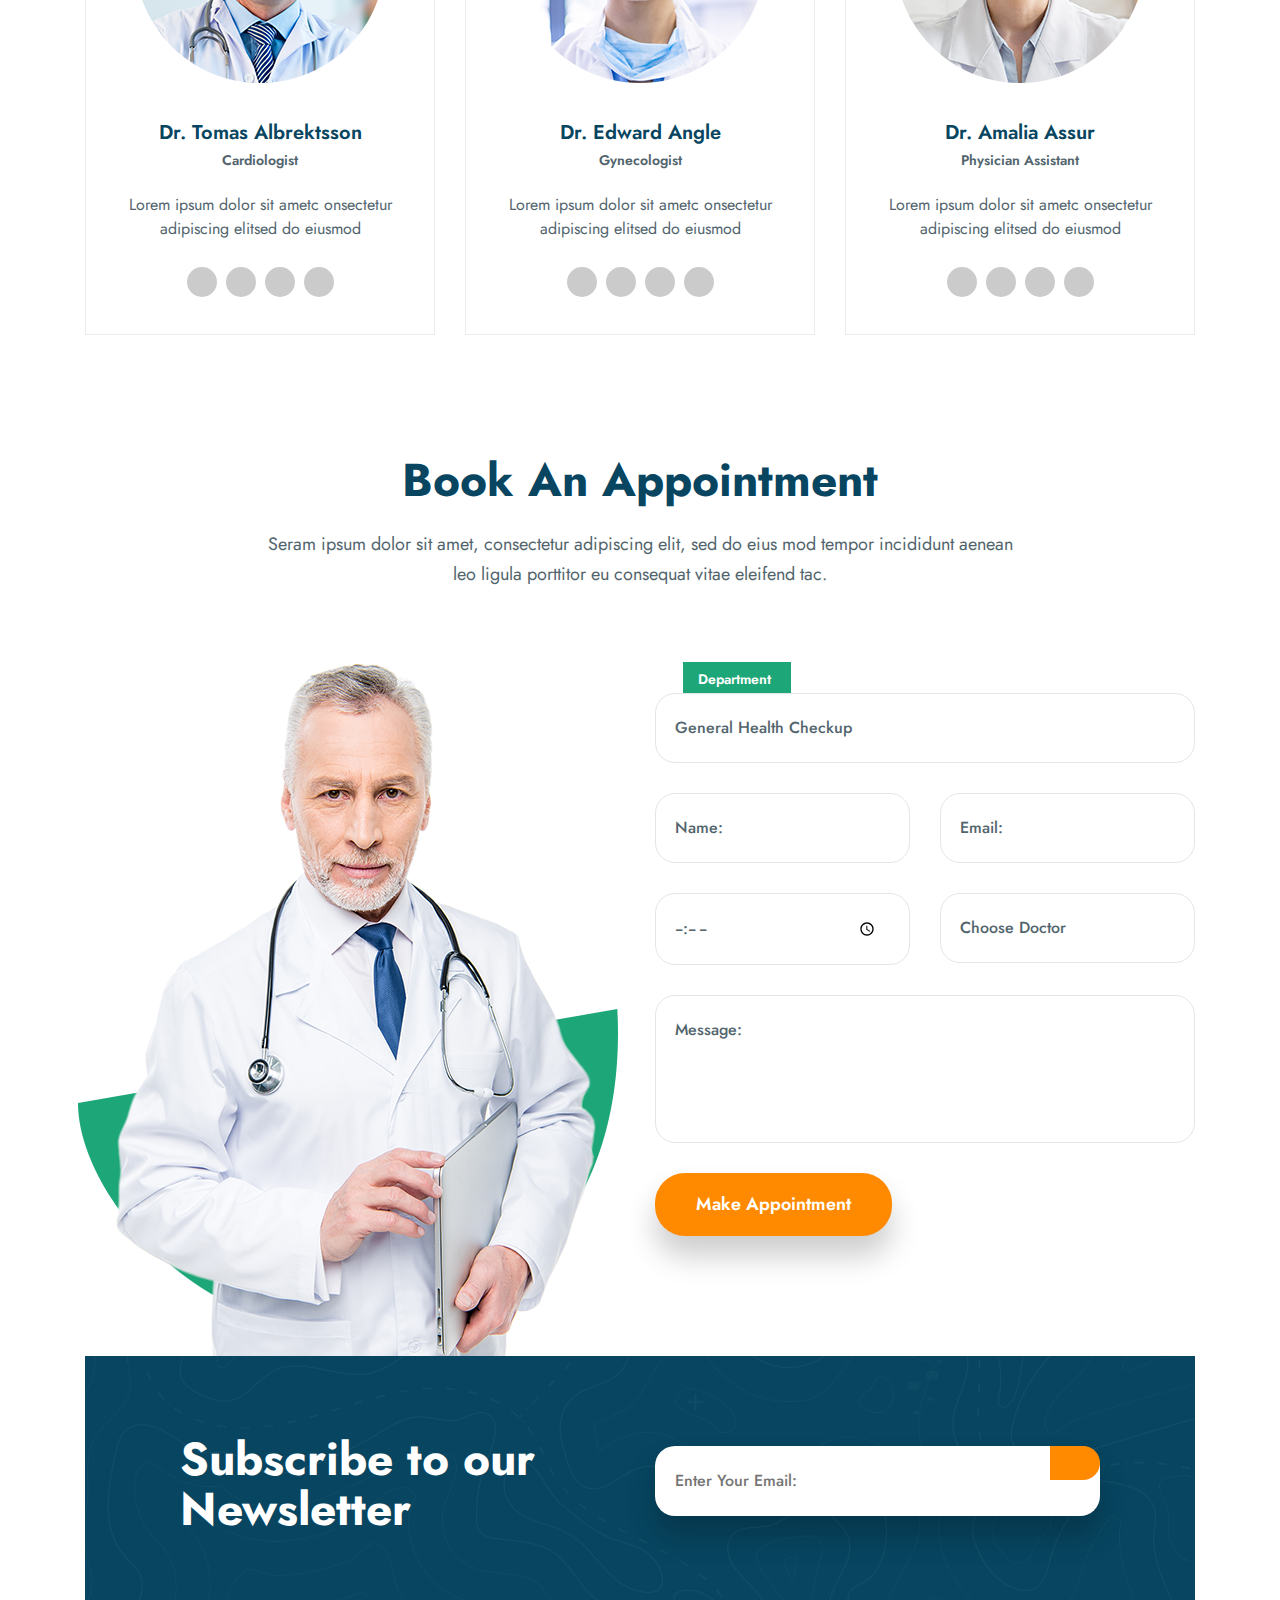
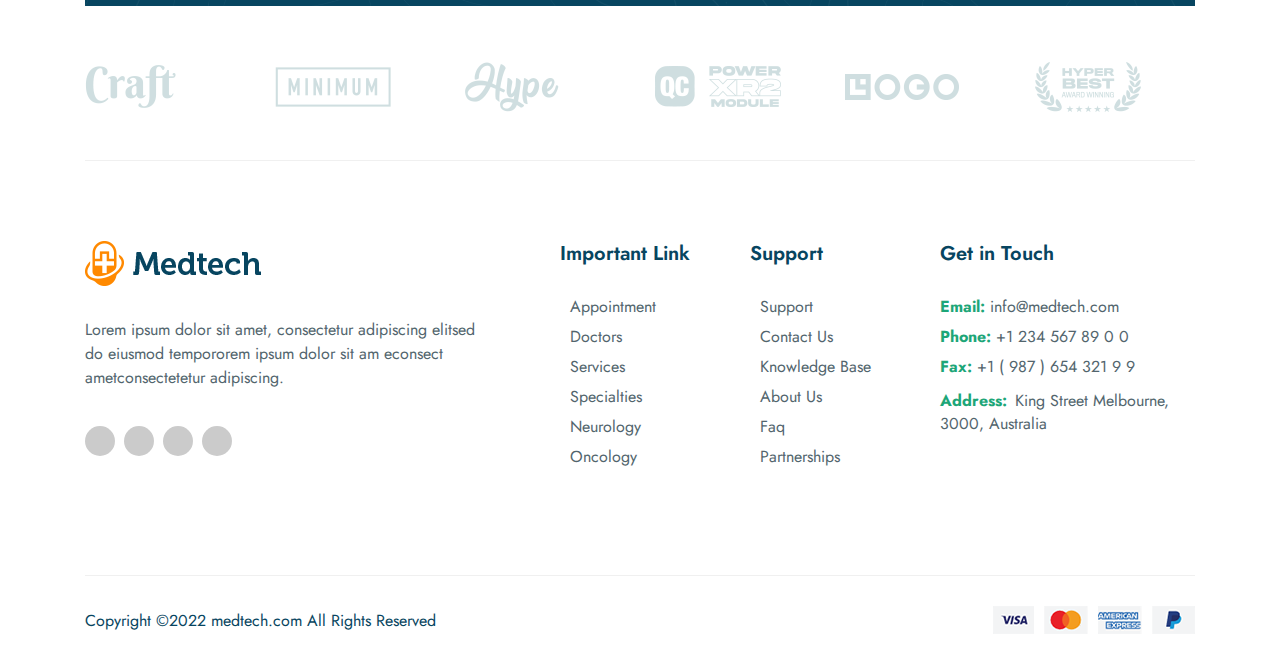
<file: team.html>
<!DOCTYPE html>
<html lang="en">
<head>
    <meta charset="UTF-8">
    <meta name="viewport" content="width=device-width, initial-scale=1">
    <meta http-equiv="Content-Type" content="text/html; charset=utf-8" />
    <link rel="stylesheet" href="https://pro.fontawesome.com/releases/v5.10.0/css/all.css"
        integrity="sha384-AYmEC3Yw5cVb3ZcuHtOA93w35dYTsvhLPVnYs9eStHfGJvOvKxVfELGroGkvsg+p" crossorigin="anonymous" />
    <!-- bootrap cdn -->
    <link rel="stylesheet" href="https://cdn.jsdelivr.net/npm/bootstrap@4.0.0/dist/css/bootstrap.min.css"
        integrity="sha384-Gn5384xqQ1aoWXA+058RXPxPg6fy4IWvTNh0E263XmFcJlSAwiGgFAW/dAiS6JXm" crossorigin="anonymous">
    <script src="https://code.jquery.com/jquery-3.2.1.slim.min.js"
        integrity="sha384-KJ3o2DKtIkvYIK3UENzmM7KCkRr/rE9/Qpg6aAZGJwFDMVNA/GpGFF93hXpG5KkN"
        crossorigin="anonymous"></script>
    <script src="https://cdn.jsdelivr.net/npm/popper.js@1.12.9/dist/umd/popper.min.js"
        integrity="sha384-ApNbgh9B+Y1QKtv3Rn7W3mgPxhU9K/ScQsAP7hUibX39j7fakFPskvXusvfa0b4Q"
        crossorigin="anonymous"></script>
    <script src="https://cdn.jsdelivr.net/npm/bootstrap@4.0.0/dist/js/bootstrap.min.js"
        integrity="sha384-JZR6Spejh4U02d8jOt6vLEHfe/JQGiRRSQQxSfFWpi1MquVdAyjUar5+76PVCmYl"
        crossorigin="anonymous"></script>
    <!-- custom css -->
    <link rel="stylesheet" href="assets/css/animate.css">
    <link rel="stylesheet" href="assets/css/super-classes.css">
    <link rel="stylesheet" href="assets/css/style.css">
    <link rel="stylesheet" href="assets/css/mobile.css">
    <title>Document</title>
</head>
<body>
     <!-- top-bar-section-->
     <div class="w-100 float-left top-bar-main-con text-white text-xl-left text-lg-left text-md-left text-center">
        <div class="container">
           <div class="row">
              <div class="col-lg-6 col-md-6 col-12">
                 <div class="top-bar-left-con ">
                    <i class="fas fa-map-marker-alt"></i>
                    <span>King Street Melbourne, 3000, Australia</span>
                 </div>
              </div>
              <div class="col-lg-6 col-md-6 col-12 d-flex justify-content-xl-end justify-content-lg-end justify-content-md-end justify-content-center">
                 <div class="top-bar-right-con d-flex">
                    <span>Get Social:</span>
                    <ul class="list-unstyled mb-0">
                       <li class="float-left"><a href="https://www.facebook.com/" class="text-white"><i class="fab fa-facebook-square"></i></a></li>
                       <li class="float-left"><a href="https://twitter.com/?lang=en" class="text-white"><i class="fab fa-twitter-square"></i></a></li>
                       <li class="float-left"><a href="https://www.pinterest.com/" class="text-white"><i class="fab fa-pinterest-square"></i></a></li>
                       <li class="float-left"><a href="https://www.youtube.com/" class="text-white"><i class="fab fa-youtube-square"></i></a></li>
                    </ul>
                 </div>
              </div>
           </div>
        </div>
     </div>
     <!-- top-bar-section-->
     <!-- header-and-banner-section -->
     <div class="w-100 float-left header-and-banner-con banner-overlay-img">
        <div class="container">
           <div class="overlay-img">
              <!-- navbar-start -->
              <nav class="navbar navbar-expand-lg navbar-light">
                 <a class="navbar-brand" href="index.html"><img src="assets/image/logo-img.png" alt="logo-img" class="img-fluid"></a>
                 <button class="navbar-toggler p-0 collapsed" type="button" data-toggle="collapse" data-target="#navbarSupportedContent" aria-controls="navbarSupportedContent" aria-expanded="false" aria-label="Toggle navigation">
                 <span class="navbar-toggler-icon"></span>
                 <span class="navbar-toggler-icon"></span>
                 <span class="navbar-toggler-icon"></span>
                 </button>                     
                 <div class="collapse navbar-collapse" id="navbarSupportedContent">
                    <ul class="navbar-nav ml-auto mr-auto">
                       <li class="nav-item active ">
                          <a class="nav-link p-0 text-white" href="index.html">Home<span class="sr-only">(current)</span></a>
                       </li>
                       <li class="nav-item">
                          <a class="nav-link p-0 text-white" href="about.html">About</a>
                       </li>
                       <li class="nav-item">
                          <a class="nav-link p-0 text-white" href="services.html">Services</a>
                       </li>
                       <li class="nav-item">
                          <a class="nav-link p-0 text-white" href="team.html">Team </a>
                       </li>
                       <li class="nav-item dropdown pr-lg-0">
                          <a class="nav-link dropdown-toggle p-0 text-white" href="#" id="navbarDropdown" role="button" data-toggle="dropdown" aria-haspopup="true" aria-expanded="false">
                            Blog
                          </a>
                          
                        </li>
                       <li class="nav-item pr-0">
                          <a class="nav-link p-0 text-white" href="contact.html"> Contact </a>
                       </li>
                    </ul>
                    <a href="tel:+12345678" class="navbar-btn text-white">
                    <i class="fas fa-phone-volume"></i>
                    +1 234 56 78
                    </a>
                 </div>
              </nav>
              <!-- navbar-end -->
              <!-- banner-start -->
              <section>
                 <div class="w-100 float-left generic-banner-con text-xl-left text-lg-left text-center">
                    <div class="container">
                       <div class="generic-banner-content text-white text-center">
                          <h1>Our Team</h1>
                          <p class="text-white mb-0">Lorem ipsum dolor sit amet, consectetur adipiscing elit, sed do eiusmod tempor<br> incididunt ut labore et dolore magna aliqua.</p>
                       </div>
                    </div>
                 </div>
              </section>
              <!-- banner-end -->
           </div>
        </div>
     </div>
     <!-- header-and-banner-section -->
     <!-- professional-section-->
     <section>
        <div class="w-100 float-left professional-con">
           <div class="container">
              <div class="professional-title text-center">
                 <h2>Meet Our Professionals</h2>
                 <p>Seram ipsum dolor sit amet, consectetur adipiscing elit sed lorem ipsum dolor sit amet, consectetur<br>
                    adipiscing elit. Ut elit tellus, luctus nec ullamcorper mattis, pulvinar dapibus leo.</p>
              </div>
              <div class="professional-box">
                 <div class="row">
                    <div class="col-lg-4 col-md-4">
                       <a href="team-detail.html">
                          <div class="professional-box-item text-center">
                             <figure class="mb-0">
                                <img src="assets/image/professional-box-img1.png" alt="professional-box-img" class="img-fluid">
                             </figure>
                             <h5>Dr. Richard Muldoon</h5>
                             <small class="d-block">Doctor of Medicine</small>
                             <span class="d-block">Lorem ipsum dolor sit ametc onsectetur adipiscing elitsed do eiusmod</span>
                             <div class="professional-box-social-list">
                                <ul class="list-unstyled mb-0">
                                   <li class="d-inline-block"><a href="https://www.facebook.com/"><i class="fab fa-facebook-square d-flex align-items-center justify-content-center text-white pr-0"></i></a></li>
                                   <li class="d-inline-block"><a href="https://twitter.com/?lang=en"><i class="fab fa-twitter-square d-flex align-items-center justify-content-center text-white pr-0"></i></a></li>
                                   <li class="d-inline-block"><a href="https://www.linkedin.com/signup"><i class="fab fa-linkedin d-flex align-items-center justify-content-center text-white pr-0"></i></a></li>
                                   <li class="d-inline-block"><a href="https://www.pinterest.com/"><i class="fab fa-pinterest-square mr-0 d-flex align-items-center justify-content-center text-white pr-0"></i></a></li>
                                </ul>
                             </div>
                          </div>
                       </a>
                       
                    </div>
                    <div class="col-lg-4 col-lg-4 col-md-4">
                       <a href="team-detail.html">
                          <div class="professional-box-item text-center">
                             <figure class="mb-0">
                                <img src="assets/image/professional-box-img2.png" alt="professional-box-img" class="img-fluid">
                             </figure>
                             <h5>Dr. Maria Andaloro</h5>
                             <small class="d-block">Dental Medicine</small>
                             <span class="d-block">Lorem ipsum dolor sit ametc onsectetur adipiscing elitsed do eiusmod</span>
                             <div class="professional-box-social-list">
                                <ul class="list-unstyled mb-0">
                                   <li class="d-inline-block"><a href="https://www.facebook.com/"><i class="fab fa-facebook-square d-flex align-items-center justify-content-center text-white pr-0"></i></a></li>
                                   <li class="d-inline-block"><a href="https://twitter.com/?lang=en"><i class="fab fa-twitter-square d-flex align-items-center justify-content-center text-white pr-0"></i></a></li>
                                   <li class="d-inline-block"><a href="https://www.linkedin.com/signup"><i class="fab fa-linkedin d-flex align-items-center justify-content-center text-white pr-0"></i></a></li>
                                   <li class="d-inline-block"><a href="https://www.pinterest.com/"><i class="fab fa-pinterest-square mr-0 d-flex align-items-center justify-content-center text-white pr-0"></i></a></li>
                                </ul>
                             </div>
                          </div>
                       </a>
                      
                    </div>
                    <div class="col-lg-4 col-lg-4 col-md-4">
                       <a href="team-detail.html">
                          <div class="professional-box-item text-center">
                             <figure class="mb-0">
                                <img src="assets/image/professional-box-img3.png" alt="professional-box-img" class="img-fluid">
                             </figure>
                             <h5>Dr. Michael Brian</h5>
                             <small class="d-block">Family Physician</small>
                             <span class="d-block">Lorem ipsum dolor sit ametc onsectetur adipiscing elitsed do eiusmod</span>
                             <div class="professional-box-social-list">
                                <ul class="list-unstyled mb-0">
                                   <li class="d-inline-block"><a href="https://www.facebook.com/"><i class="fab fa-facebook-square d-flex align-items-center justify-content-center text-white pr-0"></i></a></li>
                                   <li class="d-inline-block"><a href="https://twitter.com/?lang=en"><i class="fab fa-twitter-square d-flex align-items-center justify-content-center text-white pr-0"></i></a></li>
                                   <li class="d-inline-block"><a href="https://www.linkedin.com/signup"><i class="fab fa-linkedin d-flex align-items-center justify-content-center text-white pr-0"></i></a></li>
                                   <li class="d-inline-block"><a href="https://www.pinterest.com/"><i class="fab fa-pinterest-square mr-0 d-flex align-items-center justify-content-center text-white pr-0"></i></a></li>
                                </ul>
                             </div>
                          </div>
                       </a>
                       
                    </div>
                 </div>
                 <div class="row">
                    <div class="col-lg-4 col-md-4">
                       <a href="team-detail.html">
                          <div class="professional-box-item text-center">
                             <figure class="mb-0">
                                <img src="assets/image/professional-box-img4.png" alt="professional-box-img" class="img-fluid">
                             </figure>
                             <h5>Dr. Tomas Albrektsson</h5>
                             <small class="d-block">Cardiologist</small>
                             <span class="d-block">Lorem ipsum dolor sit ametc onsectetur adipiscing elitsed do eiusmod</span>
                             <div class="professional-box-social-list">
                                <ul class="list-unstyled mb-0">
                                   <li class="d-inline-block"><a href="https://www.facebook.com/"><i class="fab fa-facebook-square d-flex align-items-center justify-content-center text-white pr-0"></i></a></li>
                                   <li class="d-inline-block"><a href="https://twitter.com/?lang=en"><i class="fab fa-twitter-square d-flex align-items-center justify-content-center text-white pr-0"></i></a></li>
                                   <li class="d-inline-block"><a href="https://www.linkedin.com/signup"><i class="fab fa-linkedin d-flex align-items-center justify-content-center text-white pr-0"></i></a></li>
                                   <li class="d-inline-block"><a href="https://www.pinterest.com/"><i class="fab fa-pinterest-square mr-0 d-flex align-items-center justify-content-center text-white pr-0"></i></a></li>
                                </ul>
                             </div>
                          </div>
                       </a>
                      
                    </div>
                    <div class="col-lg-4 col-lg-4 col-md-4">
                       <a href="team-detail.html">
                          <div class="professional-box-item text-center">
                             <figure class="mb-0">
                                <img src="assets/image/professional-box-img5.png" alt="professional-box-img" class="img-fluid">
                             </figure>
                             <h5>Dr. Edward Angle</h5>
                             <small class="d-block">Gynecologist</small>
                             <span class="d-block">Lorem ipsum dolor sit ametc onsectetur adipiscing elitsed do eiusmod</span>
                             <div class="professional-box-social-list">
                                <ul class="list-unstyled mb-0">
                                   <li class="d-inline-block"><a href="https://www.facebook.com/"><i class="fab fa-facebook-square d-flex align-items-center justify-content-center text-white pr-0"></i></a></li>
                                   <li class="d-inline-block"><a href="https://twitter.com/?lang=en"><i class="fab fa-twitter-square d-flex align-items-center justify-content-center text-white pr-0"></i></a></li>
                                   <li class="d-inline-block"><a href="https://www.linkedin.com/signup"><i class="fab fa-linkedin d-flex align-items-center justify-content-center text-white pr-0"></i></a></li>
                                   <li class="d-inline-block"><a href="https://www.pinterest.com/"><i class="fab fa-pinterest-square mr-0 d-flex align-items-center justify-content-center text-white pr-0"></i></a></li>
                                </ul>
                             </div>
                          </div>
                       </a>
                       
                    </div>
                    <div class="col-lg-4 col-lg-4 col-md-4">
                       <a href="team-detail.html">
                          <div class="professional-box-item text-center mb-0">
                             <figure class="mb-0">
                                <img src="assets/image/professional-box-img6.png" alt="professional-box-img" class="img-fluid">
                             </figure>
                             <h5>Dr. Amalia Assur</h5>
                             <small class="d-block">Physician Assistant</small>
                             <span class="d-block">Lorem ipsum dolor sit ametc onsectetur adipiscing elitsed do eiusmod</span>
                             <div class="professional-box-social-list">
                                <ul class="list-unstyled mb-0">
                                   <li class="d-inline-block"><a href="https://www.facebook.com/"><i class="fab fa-facebook-square d-flex align-items-center justify-content-center text-white pr-0"></i></a></li>
                                   <li class="d-inline-block"><a href="https://twitter.com/?lang=en"><i class="fab fa-twitter-square d-flex align-items-center justify-content-center text-white pr-0"></i></a></li>
                                   <li class="d-inline-block"><a href="https://www.linkedin.com/signup"><i class="fab fa-linkedin d-flex align-items-center justify-content-center text-white pr-0"></i></a></li>
                                   <li class="d-inline-block"><a href="https://www.pinterest.com/"><i class="fab fa-pinterest-square mr-0 d-flex align-items-center justify-content-center text-white pr-0"></i></a></li>
                                </ul>
                             </div>
                          </div>
                       </a>
                      
                    </div>
                 </div>
              </div>
           </div>
        </div>
     </section> 
     <!-- professional-section-->
     <!-- form-section -->
     <section>
        <div class="w-100 float-left form-main-con">
           <div class="container">
              <div class="text-center">
                 <h2>Book An Appointment</h2>
                 <p>Seram ipsum dolor sit amet, consectetur adipiscing elit, sed do eius mod tempor incididunt aenean<br>
                    leo ligula porttitor eu consequat vitae eleifend tac.
                 </p>
              </div>
              <div class="row">
                 <div class="col-lg-6 order-xl-0 order-lg-0 order-2">
                    <div class="form-left-con position-relative text-center">
                       <figure class="mb-0 left-curve-img wow slideInLeft">
                          <img src="assets/image/small-left-curve-img.png" alt="" class="img-fluid">
                       </figure>
                       <figure class="mb-0">
                          <img src="assets/image/form-left-img.png" alt="form-left-img" class="mb-0 img-fluid human-img">
                       </figure>
                       <figure class="mb-0 right-curve-img wow slideInRight">
                          <img src="assets/image/small-right-curve-img.png" alt="" class="img-fluid">
                       </figure>
                    </div>
                 </div>
                 <div class="col-lg-6">
                    <form class="contact-form">
                       <div class="form-group">
                          <label for="exampleFormControlSelect1" class="text-white">Department</label>
                          <select class="form-control position-relative" id="exampleFormControlSelect1">
                             <option>General Health Checkup</option>
                             <option>General Health Checkup</option>
                             <option>General Health Checkup</option>
                             <option>General Health Checkup</option>
                             <option>General Health Checkup</option>
                          </select>
                          <i class="fas fa-angle-down"></i>
                       </div>
                       <div class="row">
                          <div class="col-lg-6 col-md-6">
                             <div class="form-group">    
                                <input type="text" class="form-control" placeholder="Name:" name="name" id="name"> 
                             </div>
                          </div>
                          <div class="col-lg-6 col-md-6">
                             <div class="form-group">
                                <input type="email" class="form-control" placeholder="Email:">
                                <small id="emailHelp" class="form-text text-muted"></small>
                             </div>
                          </div>
                          <div class="col-lg-6 col-md-6">
                             <div class="form-group">    
                                <input type="time" class="form-control" placeholder="Time:" > 
                             </div>
                          </div>
                          <div class="col-lg-6 col-md-6">
                             <div class="form-group">
                                <select class="form-control position-relative">
                                   <option>Choose Doctor </option>
                                   <option>2</option>
                                   <option>3</option>
                                   <option>4</option>
                                   <option>5</option>
                                </select>
                                <i class="fas fa-angle-down down-icon"></i>
                             </div>
                          </div>
                       </div>
                       <div class="row">
                          <div class="col-lg-12">
                             <div class="textarea form-group W-100">    
                                <textarea class="form-control "  placeholder="Message:" rows="3" name="comments" id="comments"></textarea>
                             </div>
                          </div>
                       </div>
                       <button type="submit" class="btn  appointment-btn">Make Appointment</button>
                    </form>
                 </div>
              </div>
           </div>
        </div>
     </section> 
     <!-- form-section -->
     <!-- news-letter-section -->
      <section>
        <div class="w-100 float-left news-letter-con">
           <div class="container">
              <div class="news-letter-inner-con banner-overlay-img">
                 <div class="row overlay-img align-items-center">
                    <div class="col-lg-6 col-md-5">
                       <div class="news-letter-title">
                          <h2 class="text-white mb-0">Subscribe to our 
                             Newsletter
                          </h2>
                       </div>
                    </div>
                    <div class="col-lg-6 col-md-7">
                       <div class="news-letter-input-con position-relative">
                          <div class="news-letter-input-feild">
                             <input type="email" placeholder="Enter Your Email:" class="w-100">
                          </div>
                          <button>
                          <i class="far fa-envelope"></i>
                          </button>
                       </div>
                    </div>
                 </div>
              </div>
           </div>
        </div>
     </section> 
     <!-- news-letter-section -->
     <!-- logo-section -->
     <div class="w-100 float-left logo-con">
        <div class="container">
           <div class="logo-inner-con">
              <div class="row">
                 <div class="col-lg-2 col-md-2 col-sm-4 col-4">
                    <figure class="mb-0">
                       <img src="assets/image/client-logo-img1.png" alt="client-logo-img" class="img-fluid">
                    </figure>
                 </div>
                 <div class="col-lg-2 col-md-2 col-sm-4 col-4">
                    <figure class="mb-0">
                       <img src="assets/image/client-logo-img2.png" alt="client-logo-img" class="img-fluid">
                    </figure>
                 </div>
                 <div class="col-lg-2 col-md-2 col-sm-4 col-4">
                    <figure class="mb-0">
                       <img src="assets/image/client-logo-img3.png" alt="client-logo-img" class="img-fluid">
                    </figure>
                 </div>
                 <div class="col-lg-2 col-md-2 col-sm-4 col-4">
                    <figure class="mb-0">
                       <img src="assets/image/client-logo-img4.png" alt="client-logo-img" class="img-fluid mb-0">
                    </figure>
                 </div>
                 <div class="col-lg-2 col-md-2 col-sm-4 col-4">
                    <figure class="mb-0">
                       <img src="assets/image/client-logo-img5.png" alt="client-logo-img" class="img-fluid mb-0">
                    </figure>
                 </div>
                 <div class="col-lg-2 col-md-2 col-sm-4 col-4">
                    <figure class="mb-0">
                       <img src="assets/image/client-logo-img6.png" alt="client-logo-img" class="img-fluid mb-0">
                    </figure>
                 </div>
              </div>
           </div>
        </div>
     </div> 
     <!-- logo-section -->
     <!-- weight-footer-section -->
     <section>
        <div class="w-100 float-left weight-footer-con">
           <div class="container">
              <div class="weight-footer-inner-con">
                 <div class="row">
                    <div class="col-lg-5 col-12 text-xl-left text-lg-left text-center">
                       <div class="weight-footer-content ">
                          <figure>
                             <img src="assets/image/footer-logo.png" alt="footer-logo" class="img-fluid">
                          </figure>
                          <p class="col-lg-11 col-md-7 pl-0 pr-0 ml-lg-0 mr-lg-0 ml-md-auto mr-md-auto">Lorem ipsum dolor sit amet, consectetur adipiscing elitsed do eiusmod tempororem ipsum dolor sit am econsect ametconsectetetur adipiscing.</p>
                          <div class="weight-social-list">
                             <ul class="list-unstyled mb-0">
                                <li class="d-inline-block"><a href="https://www.facebook.com/"><i class="fab fa-facebook-square d-flex align-items-center justify-content-center text-white pr-0"></i></a></li>
                                <li class="d-inline-block"><a href="https://twitter.com/?lang=en"><i class="fab fa-twitter-square d-flex align-items-center justify-content-center text-white pr-0"></i></a></li>
                                <li class="d-inline-block"><a href="https://www.linkedin.com/signup"><i class="fab fa-linkedin d-flex align-items-center justify-content-center text-white pr-0"></i></a></li>
                                <li class="d-inline-block"><a href="https://www.pinterest.com/"><i class="fab fa-pinterest-square mr-0 d-flex align-items-center justify-content-center text-white pr-0"></i></a></li>
                             </ul>
                          </div>
                       </div>
                    </div>
                    <div class="col-lg-2 col-md-4 col-sm-4 col-6">
                       <div class="weight-footer-content">
                          <h5>Important Link</h5>
                          <ul class="list-unstyled mb-0">
                             <li><i class="fas fa-caret-right"></i>Appointment</li>
                             <li><i class="fas fa-caret-right"></i>Doctors</li>
                             <li><i class="fas fa-caret-right"></i>Services</li>
                             <li><i class="fas fa-caret-right"></i>Specialties</li>
                             <li><i class="fas fa-caret-right"></i>Neurology</li>
                             <li class="mb-0"><i class="fas fa-caret-right"></i>Oncology</li>
                          </ul>
                       </div>
                    </div>
                    <div class="col-lg-2 col-md-3 col-sm-3 col-6">
                       <div class="weight-footer-content">
                          <h5>Support</h5>
                          <ul class="list-unstyled mb-0">
                             <li><i class="fas fa-caret-right"></i>Support</li>
                             <li><i class="fas fa-caret-right"></i>Contact Us</li>
                             <li><i class="fas fa-caret-right"></i>Knowledge Base</li>
                             <li><i class="fas fa-caret-right"></i>About Us</li>
                             <li><i class="fas fa-caret-right"></i>Faq</li>
                             <li class="mb-0"><i class="fas fa-caret-right"></i>Partnerships</li>
                          </ul>
                       </div>
                    </div>
                    <div class="col-lg-3 col-md-5 col-sm-5 col-12">
                       <div class="weight-footer-content">
                          <h5>Get in Touch</h5>
                          <ul class="list-unstyled mb-0">
                             <li><span>Email: </span>info@medtech.com</li>
                             <li><span>Phone: </span>+1 234 567 89 0 0</li>
                             <li><span>Fax: </span>+1 ( 987 ) 654 321  9 9</li>
                             <li class="mb-0"><span class="pr-2">Address:</span>King Street Melbourne,
                                3000, Australia
                             </li>
                          </ul>
                       </div>
                    </div>
                 </div>
              </div>
           </div>
        </div>
     </section>
     <!-- weight-footer-section -->
     <!-- footer-section -->
     <div class="w-100 float-left footer-con text-xl-left text-lg-left text-center">
        <div class="container">
           <div class="row">
              <div class="col-lg-6 col-md-6 col-12">
                 <p class="mb-0">Copyright ©2022 medtech.com All Rights Reserved</p>
              </div>
              <div class="col-lg-6 col-md-6 col-12 d-flex justify-content-xl-end justify-content-lg-end justify-content-center">
                 <figure class="mb-0 d-inline-block">
                    <img src="assets/image/payment-img1.png" alt="payment-img" class="img-fluid">
                 </figure>
                 <figure class="mb-0 d-inline-block">
                    <img src="assets/image/payment-img2.png" alt="payment-img" class="img-fluid">
                 </figure>
                 <figure class="mb-0 d-inline-block">
                    <img src="assets/image/payment-img3.png" alt="payment-img" class="img-fluid">
                 </figure>
                 <figure class="mb-0 d-inline-block mr-0">
                    <img src="assets/image/payment-img4.png" alt="payment-img" class="img-fluid">
                 </figure>
              </div>
           </div>
        </div>
     </div>
      <!-- footer-section -->
      <script src="assets/js/popper.min.js"> </script>
      <script src="assets/js/wow.js"></script>
      <script>
         new WOW().init();
      </script>
      <script src="assets/js/custom-script.js"> </script>
</body>
</html>
</file>
<file: assets/css/super-classes.css>
.wrapper{
    max-width: 920px;
    margin: 0 auto;
}
h1{
    font-size: 60px;
    line-height: 70px;
    font-weight: 700;
    letter-spacing: -2px;
}
h2{
    font-size: 46px;
    line-height: 50px;
    color: var(--secondary--color);
    font-weight: 700;
}
h4{
    font-size: 24px;
    line-height: 65px;
    font-weight: 600;
}
h5{
    font-size: 20px;
    line-height: 26px;
    color: var(--secondary--color);
    font-weight: 600;
}
p{
    font-size: 18px;
    line-height: 30px;
    color: var(--text-color);
}
.banner-overlay-img{
    position: relative;
}
.banner-overlay-img::after{
    content: "";
    background: url(../image/banner-overlay-img.png) no-repeat center;
    background-size: cover;
    width: 100%;
    height: 100%;
    position: absolute;
    top:0;
    left: 0;
}
.overlay-img{
    position: relative;
    z-index: 1;
}
.appointment-btn{
    padding: 17px 40px;
    background: var(--accent-color);
    display: inline-block;
    font-size: 18px;
    font-weight: 600;
    border-radius: 30px;
    box-shadow: 0px 20px 30px 0px rgb(0 0 0 / 20%);
    color: var(--primary--color);
    transition-duration: .3s;
    transition-property: transform;
    transition-timing-function: ease-out;
}
.appointment-btn:hover{
    color: var(--primary--color) !important;
    background: var(--accent-color);
    transform: translateY(-8px);
}
</file>
<file: assets/css/style.css>
@import url('https://fonts.googleapis.com/css2?family=Jost:wght@400;500;600;700&display=swap');
html{
	scroll-behavior: smooth;
}
body {
	font-family: 'Jost', sans-serif;
}
* {
	margin: 0;
	padding: 0;
	box-sizing: border-box;
}
:root {
	--primary--color: #ffffff;
	--secondary--color: #074560;
	--text-color: #52656d;
	--accent-color: #ff8a00;
	--green-color: #1da678;
}
/*top-bar-section*/
.top-bar-main-con {
	background-color: var(--secondary--color);
	padding: 5px 0;
}
.top-bar-main-con span {
	font-size: 14px;
	font-weight: 600;
}
.top-bar-main-con a i {
	font-size: 18px;
	padding: 0 0 0 5px;
}
.top-bar-right-con ul li:first-child a i {
	padding: 0 0 0 11px;
}
/*top-bar-section*/
/*navbar-start*/
.header-and-banner-con {
	background: var(--green-color);
}
.navbar {
	padding: 26px 0 24px 0 !important;
}
.navbar-btn {
	padding: 12px 28px 11px 28px;
	background: var(--accent-color);
	font-size: 18px;
	font-weight: 600;
	border-radius: 30px;
	box-shadow: 0px 20px 30px 0px rgb(0 0 0 / 20%);
    display: inline-block;
	transition-duration: .3s;
    transition-property: transform;
    transition-timing-function: ease-out;
}
.navbar-btn:hover{
	background: var(--secondary--color);
	transform: translateY(-8px);
}
.navbar a {
	text-decoration: none;
}
.navbar-btn i {
	font-size: 18px;
	padding-right: 3px;
}
.nav-link {
	font-size: 18px;
	font-weight: 600;
}
.nav-link:hover{
	color: var(--accent-color) !important;
}
.nav-item {
	padding: 0 22px;
}
.navbar-nav li:first-child {
	padding-left: 62px;
}
.dropdown-menu .dropdown-item{
    font-size: 18px;
	font-weight: 400;
	color: var(--secondary--color);
}
.dropdown-menu .dropdown-item:hover{
	background: var(--accent-color);
	color: #ffffff;
}
.dropdown-menu{
	box-shadow: 0 0 2px 0px rgb(34 32 32 / 90%);
	border: none;
	border-radius: 0;
}
/*navbar-end*/
/*banner-start*/
.banner-con {
	padding-top: 46px;
	padding-bottom: 120px;
}
.banner-right-content a {
	text-decoration: none;
	background: var(--primary--color);
	color: var(--secondary--color);
}
.banner-right-content a:hover {
	color: var(--secondary--color);
}
.banner-right-content h5 {
	font-size: 20px;
	font-weight: 600;
	margin-bottom: 12px;
	color: var(--primary--color);
}
.banner-right-content h1 {
	margin-bottom: 24px;
}
.banner-right-content p {
	margin-bottom: 26px;
}
.banner-left-con {
	position: relative;
}
.banner-left-con::after {
	content: "";
	background: url(../image/banner-shape-img.png) no-repeat top center;
	width: 117%;
	height: 323px;
	position: absolute;
	top: 40%;
	left: -52px;
	z-index: -1;
}
.banner-right-content {
    padding-top: 122px;
}
/*banner-end*/
/*feature-box*/
.feature-box-con {
	margin-top: -276px;
	position: relative;
	z-index: 1;
	margin-bottom: 80px;
}
.feature-box-item {
	padding: 52px 48px;
	transition-duration: .3s;
    transition-property: transform;
    transition-timing-function: ease-out;
}
.feature-box-con .row > div{
	border-bottom: 1px solid #eaeaea;
	border-right: 1px solid #eaeaea;
}
.feature-box-item h5 {
	font-size: 20px;
	font-weight: 600;
	color: var(--secondary--color);
	margin-bottom: 20px;
}
.feature-box-item p {
	font-size: 16px;
	line-height: 24px;
	color: var(--text-color);
}
.feature-box-item:hover,
.service-box-item:hover{
	background: var(--accent-color);
	box-shadow: 0px 20px 30px 0px rgb(0 0 0 / 20%);
	transform: translateY(-20px);
}
.feature-box-item:hover h5,
.feature-box-item:hover p {
	color: var(--primary--color);
}
.feature-box-item:hover img {
	filter: brightness(0) invert(1);
}
/*feature-box*/
/*quality-system-con*/

.quality-system-left-con h2 {
	margin-bottom: 24px;
}
.quality-system-left-con p {
	margin-bottom: 28px;
}
.quality-system-left-con p:nth-child(3) {
	margin-bottom: 26px;
}
.quality-system-list ul li {
	font-size: 18px;
	font-weight: 500;
	color: var(--text-color);
	margin-left: 22px;
	margin-bottom: 4px;
}
.quality-system-list ul {
	width: 35%;
	float: left;
	margin-bottom: 26px;
}
.quality-system-left-con a {
	text-decoration: none;
}
.quality-system-left-con a:hover,
.submitform-btn:hover{
	background: var(--green-color);
}
.quality-system-list ul li i {
	font-size: 8px;
	position: absolute;
	left: -20px;
	top: 10px;
	color: var(--accent-color);
	box-shadow: 0px 1px 5px 0px var(--accent-color);
	background: var(--accent-color);
    border-radius: 100%;
}
.quality-system-right-con::before {
	content: "";
	background: url(../image/curve-shape-img.png) no-repeat top center;
	width: 110%;
	height: 323px;
	position: absolute;
	top: 50%;
	left: 0;
	z-index: -1;
}
.quality-system-right-con {
	margin-top: 40px;
}
/*quality-system-con*/
/*offer-con*/
.offer-inner-con {
	background: var(--secondary--color);
	height: 384px;
}
.shope-btn {
	padding: 11px 39px 12px 39px;
	display: inline-block;
	font-size: 18px;
	font-weight: 600;
	border-radius: 30px;
	background: var(--primary--color);
	color: var(--secondary--color);
	box-shadow: 0px 20px 30px 0px rgb(0 0 0 / 20%);
	transition-duration: .3s;
    transition-property: transform;
    transition-timing-function: ease-out;
}
.shope-btn:hover {
	color: var(--primary--color);
	background: var(--accent-color);
	transform: translateY(-8px);
}
.offer-right-con a{
	text-decoration: none;
}
.offer-right-con h2 {
	margin-bottom: 28px;
}
.offer-right-con h2 span {
	color: var(--accent-color);
	position: relative;
}
.offer-right-con h2 span::after {
	content: "";
	border-bottom: 1px solid var(--accent-color);
	width: 122px;
	height: auto;
	position: absolute;
	bottom: 7px;
	left: 1px;
}
.offer-left-con img {
	position: absolute;
	left: 66px;
	top: 8px;
}
.offer-note {
	background: url(../image/offer-note--bg-img.png) no-repeat top;
	width: 100px;
	height: 130px;
	position: absolute;
	top: 0;
	right: 58%;
	z-index: 1;
}
.offer-note h4 {
	font-size: 30px;
	line-height: 24px;
	font-weight: 700;
	padding-top: 55px;
	text-align: center;
}
.offer-note h4 span {
	font-size: 24px;
}
.offer-right-con {
	margin-top: 70px;
}
/*offer-con*/
/*fun-facts-con*/
.fun-facts-con {
	padding-top: 100px;
	padding-bottom: 120px;
}
.fun-facts-box-item {
	transition-duration: .3s;
    transition-property: transform;
    transition-timing-function: ease-out;
}
.fun-facts-box-con .row>div {
	border: 1px solid #d6d6d6;
}
.fun-facts-item-content h2 {
	font-weight: 600;
	line-height: 48px;
	margin-bottom: 0;
}
.fun-facts-item-title span {
	font-size: 28px;
	font-weight: 600;
	position: absolute;
	right: -24px;
	top: -5px;
}
.fun-facts-box-item {
	padding: 38px;
}
.fun-facts-item-content {
	padding-left: 20px;
}
.fun-facts-item-content p {
	font-size: 16px;
}
.fun-facts-box-con {
	padding-top: 70px;
}
.fun-facts-box-item:hover {
	background: var(--accent-color);
	background: var(--accent-color);
	box-shadow: 0px 20px 30px 0px rgb(0 0 0 / 20%);
	transform: translateY(-20px);
}
.fun-facts-box-item:hover img {
	filter: brightness(0) invert(1);
}
.fun-facts-box-item:hover h2 {
	color: var(--primary--color);
}
.fun-facts-box-item:hover span {
	color: var(--primary--color);
}
.fun-facts-box-item:hover p {
	color: var(--primary--color);
}
/*fun-facts-con*/
/*form-section*/
.contact-form input,
.contact-form select,
.contact-form textarea{
	padding: 22px 30px 22px 19px;
	height: auto !important;
	border-radius: 20px;
	border: 1px solid #e5e5e5;
	font-size: 16px;
	color: var(--text-color);
	font-weight: 500;
	margin-bottom: 30px;
}
.contact-form input::placeholder,
.contact-form textarea::placeholder{
	color: var(--text-color);
}
.contact-form input:focus,
.contact-form select:focus,
.contact-form textarea:focus {
	outline: none;
	box-shadow: none;
	border-color: #e5e5e5;
}
.contact-form textarea {
	height: 148px !important;
	resize: none;
}
.contact-form label {
	font-size: 14px;
	font-weight: 600;
	background: var(--green-color);
	padding: 10px 20px 7px 15px;
	margin-bottom: 0;
	margin-left: 28px;
	line-height: 14px;
}
.contact-form button:hover{
	background: var(--green-color);
}
.form-main-con p {
	margin-bottom: 73px;
}
.form-main-con h2 {
	margin-bottom: 24px;
}
.form-main-con,
.quality-system-con,
.banner-con{
	overflow: hidden;
}
.form-left-con::before {
	content: "";
	background: url(../image/curve-shape-img.png) no-repeat top center;
	width: 115%;
    height: 323px;
    position: absolute;
    top: 50%;
    left: -48px;
	z-index: -1;
}
/* .contact-form button{
	box-shadow: none;
} */
/*form-section*/
/*slider-section*/
.slider-inner-con {
	background: var(--secondary--color);
	padding: 132px 95px 165px 95px;
	margin-bottom: 120px;
}
.slider-left-con h2 {
	margin-bottom: 29px;
}
.slider-left-con {
	padding-top: 56px;
}
.slider-left-con p {
	font-size: 16px;
	color: var(--accent-color);
	line-height: 20px;
}
.auther-title h4 {
	line-height: 24px;
	margin-bottom: 5px;
}
.auther-title p {
	color: var(--accent-color);
}
.auther-con+p {
	clear: both;
}
.auther-con {
	margin-bottom: 16px;
}
.auther-title {
    margin-left: 26px;
    margin-top: 18px;
    position: relative;
    top: 20px;
}
.slider-inner-con .carousel-control-prev {
	left: -9px;
	bottom: -74px !important;
	top: auto !important;
	justify-content: flex-start;
	width: 47px;
	height: 40px;
	background: var(--primary--color);
	color: var(--secondary--color);
	opacity: 1;
	border-top-left-radius: 20px;
	border-bottom-left-radius: 20px;
}
.slider-inner-con .carousel-control-next {
	right: auto;
	left: 38px;
	bottom: -74px !important;
	top: auto !important;
	justify-content: flex-start;
	width: 47px;
	height: 40px;
	background: var(--primary--color);
	color: var(--secondary--color);
	opacity: 1;
	border-top-right-radius: 20px;
	border-bottom-right-radius: 20px;
}
.slider-inner-con .carousel-control-next i,
.slider-inner-con .carousel-control-prev i {
	font-size: 16px;
}
.slider-inner-con .carousel-control-prev i {
	padding-left: 12px;
}
.slider-inner-con .carousel-control-next-icon {
	background: none;
}
.slider-inner-con .carousel-control-prev-icon {
	background: none;
}
.slider-inner-con .carousel-control-next:focus,
.slider-inner-con .carousel-control-next:hover,
.slider-inner-con .carousel-control-prev:hover,
.slider-inner-con .carousel-control-prev:focus{
	opacity: 1;
	background: #032230;
	color: var(--primary--color);
}
/*slider-section*/
/*mobile-app-section*/
.mobile-app-left-con::before {
	content: "";
	background: url(../image/mobile-app-shape-img.png) no-repeat top center;
	width: 100%;
	height: 323px;
	position: absolute;
	top: 84px;
	left: 0;
	z-index: -1;
}
.mobile-app-btn a {
	text-decoration: none;
	padding: 17px 25px;
}
.mobile-app-btn a:last-child {
	margin-left: 10px;
	padding: 17px 32px 17px 30px;
}
.mobile-app-btn a i {
	padding-right: 10px;
	font-weight: 100;
}
.mobile-app-btn a:first-child {
	background-color: var(--green-color);
}
.mobile-app-right-con h2 {
	margin-bottom: 26px;
}
.mobile-app-right-con p {
	margin-bottom: 28px;
}
.mobile-app-right-con p:nth-child(3) {
	margin-bottom: 34px;
}
.mobile-app-btn a{

	transition-duration: .3s;
    transition-property: transform;
    transition-timing-function: ease-out;
}
.mobile-app-btn a:hover{
	transform: translateY(-8px);
}
/*mobile-app-section*/
/*news-letter-section*/
.news-letter-inner-con{
    background: var(--secondary--color);
    padding: 72px 95px;
    margin-bottom: 56px;
}
.news-letter-input-feild{
    background: #ffffff;
    border-radius:20px;
    box-shadow: 0px 20px 30px 0px rgb(0 0 0 / 20%);
}
.news-letter-input-feild input{
    border: none;
    padding: 23px 30px 23px 20px;
    background: transparent;
    font-size: 16px;
    font-weight: 500;
}
.news-letter-input-con button{
    background: var(--accent-color);
    border: none;
    font-size: 24px;
    color: var(--primary--color);
    position: absolute;
    right: 0;
    top: 0;
    border-top-right-radius: 20px;
    border-bottom-right-radius: 20px;
    padding: 17px 25px;
}
.news-letter-input-con button:hover{
	background: var(--green-color);
}
.news-letter-input-con button i{
    font-size: 16px;
    font-weight: 600;
}
.news-letter-input-con button{
    outline: none;
}
.news-letter-input-feild input:focus{
    outline: none;
}
.news-letter-title{
    margin-top: 6px;
}
.news-letter-input-con button{
	cursor: pointer;
}
/*news-letter-section*/
/*logo-section*/
.logo-inner-con{
    padding-bottom: 48px;
    border-bottom: 1px solid #f0f0f0;
}
.logo-con{
    margin-bottom: 80px;
}
.logo-inner-con img{
	transition-duration: .3s;
    transition-property: transform;
    transition-timing-function: ease-out;
}
.logo-inner-con img:hover{
	transform: translateY(-8px);
}
/*logo-section*/
/*weight-footer-section*/
.weight-footer-content p{
    font-size: 16px;
    line-height: 24px;
    margin-bottom: 36px;
    color: var(--text-color);
}
.weight-footer-content ul li{
    font-size: 16px;
    color: var(--text-color);
    text-decoration: none;
    line-height: 16px;
}
.weight-footer-content ul li:hover{
	color: var(--green-color);
}
.weight-footer-content ul li{
    margin-bottom: 14px;
}
.weight-footer-content ul li span{
    color: var(--green-color);
    font-weight: 700;
}
.weight-footer-content h5{
    font-size: 20px;
    color: var(--secondary--color);
    margin-bottom: 32px;   
    font-weight: 600; 
}
.weight-footer-content figure{
    margin-bottom: 32px;
}
.weight-social-list a,
.professional-box-social-list ul li a,
.professional-box a
{
    text-decoration: none;
}
.weight-social-list a i,
.professional-box-social-list ul li a i{
    width: 30px;
    height: 30px;
    margin-right: 4px;
    background: #cbcbcb;
    border-radius: 50%;
    font-size: 16px;
}
.weight-social-list a i:hover{
    background: var(--green-color);
}
.weight-footer-inner-con{
    padding-bottom: 98px;
    border-bottom: 1px solid #f0f0f0;
}
.weight-footer-con{
    margin-bottom: 30px;
}
.weight-footer-content ul li i{
    color: var(--green-color);
    padding-right: 10px;
}
.weight-footer-content ul li{
    font-size: 16px;
    color: var(--text-color);
}
.weight-social-list ul li{
	transition-duration: .3s;
    transition-property: transform;
    transition-timing-function: ease-out;
}
.weight-social-list ul li:hover{
	transform: translateY(-8px);
}
.weight-footer-inner-con .row .col-lg-3:last-child .weight-footer-content ul li:last-child{
	line-height: normal;
}
.weight-footer-inner-con .row .col-lg-3:last-child .weight-footer-content ul li:last-child:hover{
	color: var(--text-color);
}
/*weight-footer-section*/
/*footer-section*/
.footer-con{
    margin-bottom: 30px;
}
.footer-con p{
    font-size: 16px;
    color: var(--secondary--color);
}
.footer-con figure{
    margin-right: 10px;
}
/*footer-section*/
/*contact-page-css*/
.left-curve-img{
    position: absolute;
    top: 22%;
	left: 20px;
}
.right-curve-img {
    position: absolute;
    top: 58%;
    right: 10px;
}
.quality-system-right-con .left-curve-img{
    top: 37%;
    left: -50%;
	right: 5px;
}
.quality-system-right-con .right-curve-img{
	position: absolute;
    top: 75%;
}
.form-left-con .left-curve-img,
.faq-system-con .left-curve-img{
	top: 29%;
    right: 99px;
    transform: rotateZ(179deg);
	left: auto !important;
} 
.form-left-con .right-curve-img{
	top: 68%;
    left: 0;
	right: auto;
}
.carousel-control-next i{
	position: relative;
	left: 22px;
}
.generic-banner-content{
	padding: 95px 0;
}
.generic-banner-content h1{
	margin-bottom: 40px;
}
.Schedule-con{
	padding: 120px 0;
	background:#fafafa ;
}
.Schedule-box-item{
	background:var(--primary--color) ;
	padding: 36px 46px;
	box-shadow: -1px 9px 10px 0px rgb(0 0 0 / 20%);
	margin-bottom: 30px;
}
.Schedule-heading h2,
.contact-page-form-txt h2{
	margin-bottom: 70px;
}
.Schedule-box-item:after{
	content: "";
	position: absolute;
	top: 38px;
	right: 0;
	width: 120px;
	height: 120px;
	background:url("../image/Schedule-faded-icon1.png") no-repeat center right;
}
.Schedule-box .row .col-lg-6:nth-child(2) .Schedule-box-item:after{
	background:url("../image/Schedule-faded-icon2.png") no-repeat center right;
}
.Schedule-box .row .col-lg-6:nth-child(3) .Schedule-box-item:after{
	background:url("../image/Schedule-faded-icon3.png") no-repeat center right;
}
.Schedule-box .row .col-lg-6:nth-child(4) .Schedule-box-item:after{
	background:url("../image/Schedule-faded-icon4.png") no-repeat center right;
}
.Schedule-box-title{
	padding-left: 28px;
}
.Schedule-box-title span{
	font-size: 16px;
	font-weight: 400;
	color: var(--text-color);
}
.Schedule-box-title h5{
	margin-bottom: 18px;
}
.contact-page-form-con{
	padding: 120px 0;
}
.contact-form-plan-box input,
.contact-form-plan-box textarea,
.contact-form-plan-box select{
    border: 1px solid #e5e5e5;
    border-radius: 8px;
    padding: 20px 18px 24px 26px;
    font-size: 16px;
    color: var(--text-color);
	margin-bottom: 30px;
}
.contact-form-plan-box input::placeholder,
.contact-form-plan-box textarea{
	color: var(--text-color);
}
.contact-form-plan-box select{
	height: auto !important;
}
.contact-form-plan-box input:focus,
.contact-form-plan-box textarea:focus,
.contact-form-plan-box select:focus{
	box-shadow: none;
	outline: none;
	border-color: #e5e5e5;
}
.contact-form-plan-box textarea{
	height: 148px;
	resize: none;
}
.submitform-btn{
	border: none;	
}
.submitform-btn:focus{
	outline: none;
}
.map-con{
	margin-bottom: 100px;
}
.submitform-btn{
	cursor: pointer;
}
/*contact-page-css*/
.Experince-section{
	background: #fafafa;
}
.Experince-section .left-curve-img{
    top: 29%;
    left: -74%;
}
.Experince-section .right-curve-img{
	top: 78%;
	right: 16px;
}
.core-vaule-box-item figure{
	position: absolute;
}
.core-vaule-box-item img,
.Schedule-box-item:hover img{
	transition-duration: .3s;
    transition-property: transform;
    transition-timing-function: ease-out;
} 
.core-vaule-box-item img:hover,
.Schedule-box-item:hover img{
	transform: translateY(-8px);
}
.core-vaule-box-item{
	margin-bottom: 38px;
}
.core-vaule-box-title {
    padding-left: 95px;
}
.core-vaule-con{
	overflow: hidden;
}
.core-vaule-box-title h5{
	margin-bottom: 20px;
}
.core-vaule-box-title span{
	font-size: 16px;
	color: var(--text-color);
	font-weight: 400;
}
.core-vaule-title h2{
	margin-bottom: 24px;
}
.core-vaule-title p{
	margin-bottom: 50px;
	padding-right: 37px;
}
.core-vaule-con{
	padding-top: 120px;
}
.about-fun-facts-con{
	background: var(--secondary--color);
	padding: 100px 29px 77px 36px;
}
.about-fun-facts-title h2{
	margin-bottom: 70px;
}
.about-fun-facts-con .fun-facts-box-con .row > div{
	border-color: var(--secondary--color);
}
.about-fun-facts-con .fun-facts-box-item {
    padding:33px 30px;
}
.professional-box-item{
	border: 1px solid #ececec;
	padding: 30px 33px;
	transition-duration: .3s;
    transition-property: transform;
    transition-timing-function: ease-out;
}
.professional-box-item img{
	margin-bottom: 37px;
}
.professional-box-item h5{
	margin-bottom: 4px;
}
.professional-box-item span{
	margin-bottom: 26px;
	font-size: 16px;
	color: var(--text-color);
}
.professional-box-item small{
	margin-bottom: 22px;
	font-size: 14px;
	font-weight: 600;
	color: var(--text-color);
}
.professional-con{
	padding: 120px 0;
}
.professional-title h2{
	margin-bottom: 24px;
}
.professional-title p{
	margin-bottom: 73px;

}
.professional-box-item:hover{
	transition: all 0.6111s ease;
	background: #ff8800;
    transform: translateY(-20px);
	border: transparent;
}
.professional-box-item:hover h5,
.professional-box-item:hover small,
.professional-box-item:hover span{
	color: var(--primary--color);
}
.professional-box-item:hover .professional-box-social-list ul li a i{
	background: #ffac4d;
	color: var(--primary--color);
}
.core-vaule-con .form-left-con .left-curve-img{
	top: 31%;
    right: 58px;
}
.faq-system-con .left-curve-img{
		top: 31%;
		right: 81px;
}
.faq-system-con .right-curve-img{
	top: 78%;
    left: -255px;

}
.Experince-section{
	padding-top: 50px;
}
/*service page css*/
.service-page-vaule-con{
	background: #fafafa;
}
.service-box-con{
	padding: 120px 0;
}
.service-box-inner-con .row > div{
	border: 1px solid #bababa;
}
.service-box-item{
	padding: 54px 47px 50px 47px;
	transform: scale(1);
    transition: all 0.6111s ease;
}
.service-box-item h5{
	margin-bottom: 20px;
}
.service-box-item span{
	font-size: 16px;
	color: var(--text-color);
}
.service-box-item:hover img{
	filter: brightness(0) invert(1);
}
.service-box-item:hover h5{
	color: var(--primary--color);
}
.service-box-item:hover span{
	color: var(--primary--color);
}
.service-box-img{
	padding: 50px 0;
}
.professional-box .row:first-child{
	margin-bottom: 40px;
}
.faq-con{
	padding: 120px 0;
}
.faq-con button{
	font-size: 20px;
	color: var(--secondary--color);
	text-decoration: none;
	font-weight: 600;
	text-align: left;
}
.faq-con button:hover,
.faq-con button:focus{
	text-decoration: none;
	color: var(--secondary--color);
}
.faq-con .card-header button{
	padding: 30px 36px;
}
.faq-con .card-header{
	background: none;
	border-color: #eeeeee;
	border-radius: 5px;
	padding: 0;
	border-bottom: 0;
}
.faq-con .card{
	margin-bottom: 30px;
}
.faq-con .card-body{
	background: var(--accent-color);
	color: var(--primary--color);
	padding:0  36px 30px 36px;
	font-size: 16px;
}
.faq-con .card-header:focus button{
	color: var(--primary--color);
}
.card-header:hover{
	border-color: transparent;
	border-radius: 0;
}
.faq-con button[aria-expanded="true"]{
	background:var(--accent-color);
	width: 100%;
	color: var(--primary--color);
	border-radius: 0;
	text-align: left;
}

.faq-system-con .quality-system-right-con::before{
	top: 36%;
}
.contact-form select,
.select-form
{
	appearance: none;
}
.form-main-con i{
    position: absolute;
    top: 58px;
    right: 46px;
}
.form-main-con .down-icon{
    position: absolute;
    top: 28px;
    right: 46px;
}
.contact-form-plan-box .down-icon{
	position: absolute;
    top: 25px;
    right: 24px;
}
.fa-angle-down{
	color: var(--text-color);
}
/* .professional-box-social-list ul li a i:hover {
    background: #ffffff;
    color: #52656d !important;
} */

/*service page css*/
.team-detail-con{
	padding: 100px 0;
	overflow: hidden;
}
.team-professional-con{
	padding-bottom: 100px;
	overflow: hidden;
}

.skills{
    background-color:#ddd;
    width:100%;
    height:8px;
    position:relative;
    margin:62px 0;
    border-radius: 8px;
  }
  .title-bar{
    position:absolute;
    top: -5px;
  }
  .skills span {
    float: right;
    margin-top: -24px;
    margin-right: 5px;
    border-radius: 6px;
    color: #fff;
  }  
  .skillbar{
    background-color:var(--green-color);
    width:0px;
    height:8px;
    border-radius: 8px;
  }
  .title-bar h5 {
    position: relative;
    top: -24px;
    color: var(--secondary--color);
    letter-spacing: normal;
}
.skills span {
    float: right;
    margin-top: -24px;
    margin-right: 5px;
    border-radius: 6px;
    color: var(--text-color);
}
.team-contanct{
	margin-bottom: 20px;
}
.experiences-con ul li{
	position: relative;
	margin-bottom: 20px;
    margin-left: 20px;
}
.experiences-con ul li i{
    color: var(--green-color);
    position: absolute;
    left: -20px;
    top: 3px;	
}
.team-professional-inner-con{
	border: 1px solid #ececec;
	padding: 60px 33px 0;	
}
/********blog section**************/
.blog-con{
	padding-bottom: 120px;
}
.blog-con a{
	text-decoration: none;
}
.blog-item{
	border: 1px solid #e5e5e5;
	overflow: hidden;
}
.blog-item .blog-item-content span{
	font-size: 14px;
	color: var(--accent-color);
}
.blog-item-content{
	padding: 36px 38px;
}
.blog-item-auther-name span:last-child{
	color: #808e94;
	margin-left: 18px;
}
.blog-item-content h4{
	font-size: 20px;
	line-height: 24px;
	color: var(--secondary--color);
	margin-bottom: 18px;
}
.blog-item-auther-name{
	margin-bottom: 10px;
}
.blog-item-content p{
	font-size: 16px;
	color: #52656d;
}
.blog-con p{
	margin-bottom: 55px;
}
.blog-item figure img {
    transition: ease-in-out 0.5s;
}
.blog-item:hover figure img{
    transform: scale(1.1);
}
.blog-posts{
	padding: 100px 0px 40px;
}
/********blog section**************/
</file>
<file: assets/css/mobile.css>
@media only screen and (max-width: 1250px){
    .feature-box-item:hover,
    .fun-facts-box-item:hover,
    .professional-box-item:hover,
    .service-box-item:hover{
        left: 0;
    }
}
@media only screen and (max-width: 1199px){
    .nav-item {
        padding: 0 18px;
    }
    .navbar-nav li:first-child {
        padding-left: 30px;
    }
    h1{
        font-size: 48px;
    }
    h2 {
        font-size: 40px;
    }
    .banner-left-con::after,
    .quality-system-right-con::before,
    .form-left-con::before,
    .mobile-app-left-con::before{
        display: none;
    }
    .feature-box-item h5{
        font-size: 18px;
    }
    .feature-box-item {
        padding: 52px 42px;
    }
    .quality-system-list ul{
        width: 50%;
    }
    .fun-facts-box-item {
        padding: 30px 18px;
    }
    .offer-left-con img{
        top: 50px;
    }
    .generic-banner-content{
        padding: 70px 0;
    }
    .blog-con{
        padding-bottom: 70px;
    }
    .generic-banner-content h1 {
        margin-bottom: 30px;
    }
    .Schedule-con,
    .contact-page-form-con,
    .professional-con,
    .service-box-con,
    .faq-con{
        padding: 80px 0;
    }
    .core-vaule-con{
        padding-top:80px ;
    }
    .map-con{
        margin-bottom: 80px;
    }
    .Schedule-heading h2, .contact-page-form-txt h2 {
        margin-bottom: 50px;
    }
    .about-fun-facts-con {
        padding: 80px 25px 70px 25px;
    }
    .service-box-item {
        padding: 50px 28px;
    }
    .experiences-con p br{
        display: none;
    }
    .experiences-con ul li {
        margin-bottom: 12px;
    }
    .team-professional-con {
        padding-bottom: 80px;
    }
    .team-detail-con{
        padding: 80px 0;
    }
    .blog-item-content {
        padding: 22px 15px;
    }
    .blog-posts{
        padding-top: 70px;
    }
    .blockquote {
        margin-left: 30px !important;
    }
}
@media only screen and (max-width: 991px) {
    h1 {
        font-size: 45px;
        line-height: 50px;
    }
    h2 {
        font-size: 30px;
        line-height: 40px;
    }
    h4{
        font-size: 22px;
    }
    h5{
        font-size: 16px;
    }
    p{
        font-size: 16px;
        line-height: 25px;
    }
    .navbar {
        padding: 20px 0 !important;
    }
    .banner-right-content h1 {
        margin-bottom: 20px;
    }
    .banner-right-content p {
        margin-bottom: 20px;
        line-height: 24px;
    }
    .banner-right-content{
        margin-bottom: 20px;
    }
    .navbar-nav li:first-child {
        padding-left: 18px;
    }
    .banner-right-content h5 {
        font-size: 16px;
        margin-bottom: 12px;
        line-height: 16px;
    }
    .navbar-collapse{
    background: var(--secondary--color);
    padding: 8px 0;
    min-width: 35%;
    float: right;
    position: absolute;
    right: 0;
    top: 70px;
    z-index: 2;
    }
    .navbar-btn{
        display: none;
    }
    .nav-item {
        padding: 10px 30px;
    }
    .navbar-nav li:first-child {
        padding: 10px 30px;
    }
    .navbar-toggler.collapsed span:nth-child(3){
        transform: rotate(0deg);
    }
    .navbar-toggler.collapsed span:nth-child(2){
        opacity: 1;
    }
    .navbar-toggler.collapsed span:nth-child(1){
        transform: rotate(0deg);
    }
    .navbar-toggler span:nth-child(1){
        transform: rotate(45deg);
        transform-origin: 0% 186%;
    }
    .navbar-toggler span:nth-child(2){
        opacity: 0;
    }
    .navbar-toggler span.navbar-toggler-icon {
        transition: all 0.15s;
    }
    .navbar-toggler span:nth-child(3) {
        transform: rotate(
            -45deg);
                transform-origin: 26% 19%;
    }
    .navbar-toggler-icon {
        border-bottom: 2px solid var(--primary--color);
        display: block;
        height: 10px;
        background-image: none !important;
    }
    .navbar-toggler {
        border: none;
        background: none;
        margin-top: -8px;
    }
    .navbar-toggler:focus {
        outline: none;
    }
    .appointment-btn {
        padding: 14px 24px;
        font-size: 16px;
    }
    .banner-con {
        padding-top: 50px;
        padding-bottom: 80px;
    }
    .feature-box-item h5 {
        font-size: 16px;
        margin-bottom: 10px;
        line-height: 20px;
    }
    .feature-box-item p {
        font-size: 13px;
        line-height: 20px;
    }
    .feature-box-item figure{
        margin-bottom: 10px;
    }
    .feature-box-item {
        padding: 30px 10px;
    }
    .feature-box-item:hover,
    .fun-facts-box-item:hover,
    .professional-box-item:hover,
    .service-box-item:hover{
        transform: scale(1);
        left: 0;
        bottom: 0;
        box-shadow: none;
    }
    .feature-box-con {
        margin-bottom: 60px;
    }  
    .quality-system-left-con h2,
    .slider-left-con h2,
    .mobile-app-right-con h2,
    .core-vaule-title h2{
        margin-bottom: 22px;
    }  
    .quality-system-left-con p {
        margin-bottom: 15px;
        line-height: 24px;
    }
    .quality-system-left-con p:nth-child(3) {
        margin-bottom: 15px;
    }
    .quality-system-list ul li {
        font-size: 14px;
    }
    .quality-system-list ul li i {
        left: -15px;
    top: 8px;
    }
    .offer-right-con h2 a::after{
        width: 100%;
    }
    .fun-facts-con{
        padding: 80px 0;
    }
    .fun-facts-box-con,
    .blog-posts{
        padding-top: 50px;
    }
    .fun-facts-item-title span {
        right: -24px;
    }
    .form-main-con p,
    .about-fun-facts-title h2,
    .professional-title p{
        margin-bottom: 45px;
    }
    .form-main-con h2,
    .professional-title h2{
        margin-bottom: 22px;
    }
    .weight-footer-inner-con
    {
        padding-bottom: 30px;
    }
    .footer-con p{
        font-size: 14px;
    }
    .footer-con,
    .weight-footer-content p,
    .weight-footer-content figure,
    .weight-footer-content{
        margin-bottom: 20px;
    }
    .weight-footer-content h5 {
        font-size: 18px;
        margin-bottom: 12px;
    }
    .weight-footer-content ul li i{
        padding-right: 2px;
    }
    .weight-footer-content ul li{
        font-size: 13px;
    }
    .slider-left-con {
        padding-top: 0;
    }
    .slider-left-con h2 br{
        display: none;
    }
    
    .slider-inner-con {
        padding: 50px 70px 100px 70px;
        margin-bottom: 80px;
    }
    .auther-title h4{
        line-height: 18px;
    }
    .auther-con {
        margin-bottom: 0;
    }
    .auther-title{
        margin-left: 5px;
    }
    .news-letter-inner-con {
        padding: 60px 30px;
        margin-bottom: 40px;
    }
    .mobile-app-right-con p {
        margin-bottom: 10px;
    }
    .mobile-app-right-con p:nth-child(3) {
        margin-bottom: 10px;
    }
    .mobile-app-btn a,
    .mobile-app-btn a:last-child
    {
        padding: 14px 18px;
        font-size: 16px;
    }
    .banner-right-content {
        padding-top: 0;
    }
    .banner-left-con{
        display: inline-block;
    }
    .feature-box-item img{
        width: 40px;
        height: 40px;
    }
    .quality-system-right-con .left-curve-img {
        left: -195px;
    }
    .offer-inner-con{
        height: auto;
        padding: 30px 10px;
    }
    .offer-left-con img{
        left: 16px;
        top: 75px;
    }
    .form-left-con .left-curve-img{
        right: 235px;
    }
    .form-left-con .right-curve-img{
        left: 160px;
    }
    .contact-form button{
        margin-bottom: 15px;
        margin-left: auto;
        margin-right: auto;
        display: block;
    }
    .slider-inner-con .carousel-control-prev{
        width: 40px;
    height: 40px;
    left: 40% !important;
    }
    .slider-inner-con .carousel-control-next{
        width: 40px;
        height: 40px;
        left:47% !important;
    }
    .logo-con {
        margin-bottom: 30px;
    }
    .weight-footer-con {
        margin-bottom: 20px;
    }
    .auther-title p{
        text-align: left;
    }
    .carousel-control-next i {
        position: relative;
        left: 16px;
    }
    .offer-note h4 {
        font-size: 26px;
    }
    .offer-note h4 span {
        font-size: 20px;
    }
    .generic-banner-content{
        padding: 30px 0 50px 0;
    }
    .generic-banner-content h1 {
        margin-bottom: 20px;
    }
    .Schedule-heading h2, .contact-page-form-txt h2 {
        margin-bottom: 40px;
    }
    .Schedule-box-item{
        padding: 30px;
    }
    .Schedule-con,
    .contact-page-form-con,
    .professional-con,
    .service-box-con{
        padding: 50px 3%;
    }
    .faq-con{
        padding: 50px 0;
    }
    .blog-con{
        padding-bottom: 50px;
    }
    .core-vaule-con{
        padding-top:50px ;
    }
    .Schedule-box-title {
        padding-left: 12px;
    }
    .contact-form-plan-box input, .contact-form-plan-box textarea, .contact-form-plan-box select{
        padding: 20px 16px;
        margin-bottom: 20px;
    }
    .map-con {
        margin-bottom: 40px;
    }
    .right-curve-img img{
        width: 95px;
    }
    
    .left-curve-img img{
        width: 40px;
    }
    .Experince-section .quality-system-right-con .left-curve-img{
        left: -270px;
    }
    .about-fun-facts-con {
        padding: 60px 25px;
    }
    .core-vaule-title p {
        margin-bottom: 25px;
        padding-right: 0;
    }
    .core-vaule-box-title h5 {
        margin-bottom: 12px;
    }
    .core-vaule-box-title span br{
        display: none;
    }
    .core-vaule-box-item {
        margin-bottom: 20px;
    }
    .core-vaule-right-con{
        padding-bottom: 50px;
    }
    .professional-box-item{
        padding: 30px 22px;
    }
    .professional-box-item small{
        margin-bottom: 10px;
    }
    .professional-box-item img {
        margin-bottom: 18px;
    }
    .professional-box-item span {
        margin-bottom: 14px;
        font-size: 14px;
    }
    .service-box-item {
        padding: 30px 5px;
    }
    .service-box-item h5 {
        margin-bottom: 10px;
    }
    .service-box-img{
        padding: 40px 0;
    }
    .faq-con button{
        font-size: 18px;
    }
    .faq-con .card {
        margin-bottom: 20px;
    }
    .faq-con .card-header button{
        padding: 22px 26px;
    }
    .faq-system-con .left-curve-img {
        right: 52px;
    }
    .faq-system-con .right-curve-img{
        right: -100px !important;
    }    
    .faq-system-con ul li i {
        left: -10px !important;
        top: 6px;
    }
    .quality-system-list ul li{
        margin-left: 12px;
    }
    .quality-system-left-con{
        padding-bottom: 50px;
    }
    .banner-left-img{
        height: 450px;
    }
    .feature-box-con {
        margin-top: -178px;
    }
    .form-left-img{
        height: 500px;
    }
    .fun-facts-box-con .row > div:nth-child(2),
    .service-box-inner-con .row > div:nth-child(2){
        border-right: 1px solid #d6d6d6 !important;
    }
    .about-fun-facts-con .fun-facts-box-con .row > div:nth-child(2){
        border-color: var(--secondary--color) !important;
    }
    .team-professional-con {
        padding-bottom: 50px;
    }
    .team-detail-con{
        padding: 50px 0;
    }
    .team-professional-inner-con {
        padding: 30px 15px;
    }
    .team-detail-con img{
        margin-bottom: 15px;
    }
    .team-professional-lft .skills:nth-child(5){
        margin-bottom: 24px;
    }
    .blog-item-content h4 {
        font-size: 18px;
        line-height: 20px;
        margin-bottom: 8px;
    }
    .blog-item-content{
        font-size: 14px;
    }
    .blog-item-content {
        padding: 18px 10px;
    }
    .blog-item-auther-name span:last-child {
        margin-left: 2px;
    }
    .nav-link,
    .dropdown-menu .dropdown-item{
        font-size: 16px;
    }
    .dropdown-menu{
        margin-top: 5px;
    }

}
@media screen and (max-width: 991px){
    .single-post01 .comments .comment {
        padding: 10px 0;
    }
    .single-post01 .comments .comment .image {
        width: 48px;
        height: 48px;
        margin-right: 14px;
    }
    .single-post01 .comments .comment .text {
        padding: 0 !important;
      
    }
    .single-post01 .comment .comment {
        margin-left: 30px !important;
    }
    p {
        font-size: 16px;
        line-height: 25px;
    }
    .single-post01 .text_holder {
        font-size: 12px;
        margin: 10px 0 0;
    }
    .single-post01 .text_holder {
        line-height: 24px;
    }
    .respond-form {
        padding-top: 0px !important;
    }
    .single-post01 .comments {
        padding: 30px 0 0 !important;
    }
    .sidebar .widget {
        margin-bottom: 20px !important;
        padding-bottom: 20px !important;
    }
}
@media only screen and (max-width: 767px){
    .navbar-collapse{
        min-width: 60%;
    }
    .navbar {
        padding: 20px 0 20px 0 !important;
    }
    h1 {
        font-size: 36px;
        line-height: 40px;
    }
    .quality-system-left-con{
        padding-bottom: 0;
    }
    .faq-system-con ul li i{
        left: 27px !important;
    }
    .banner-right-content h1 {
        margin-bottom: 15px;
    }
    .banner-right-content p {
        margin-bottom: 16px;
        line-height: 22px;
        padding: 0 45px !important;
    }
    .banner-right-content h5 {
        font-size: 16px;
        margin-bottom: 9px;
        line-height: 12px;
    }
    .appointment-btn {
        padding: 12px 24px;
        font-size: 16px;
    }
    .feature-box-con .row > div{
        border: 1px solid #eaeaea !important;
    }
    .feature-box-item {
        padding: 15px 30px;
        transition: none;
    }
    .feature-box-item h5 {
        font-size: 16px;
        margin-bottom: 8px;
        line-height: 16px;
    }
    .feature-box-item:hover{
        transition: none;
    }
    .feature-box-con {
        margin-bottom: 50px;
    }
    .quality-system-left-con h2,
    .slider-left-con h2,
    .mobile-app-right-con h2{
        margin-bottom: 16px;
    }
    h2 {
        font-size: 24px;
        line-height: 32px;
    }
    h4{
        font-size: 20px;
    }
    h5{
        font-size: 18px;
    }
    .quality-system-right-con::before{
        display: none;
    }
    .quality-system-list ul li i {
        left: 46px;
            top: 6px;
    }
    .offer-inner-con{
        height: auto;
        text-align: center;
        padding:140px 15px 0 15px;
    }
    .offer-left-con img{
        position: relative;
        left: 0;
        top: 0;
    }
    .offer-right-con {
        margin-top: 0;
    }
    .offer-note{
        right: 40%;
    }
    .shope-btn {
        padding: 10px 30px;
        font-size: 14px;
    }
    .offer-note h4 span {
        font-size: 18px;
        display: block;
    }
    .offer-note h4 {
        font-size: 22px;
    }
    .fun-facts-con {
        padding: 50px 0;
    }
    .fun-facts-box-con {
        padding-top: 30px;
    }
    .fun-facts-item-title span {
        right: -18px;
        top: 5px;
    }
    .fun-facts-item-title span {
        font-size: 18px;
    }
    .form-main-con p,
    .about-fun-facts-title h2,
    .professional-title p{
        margin-bottom: 35px;
    }
    .form-main-con h2,
    .professional-title h2{
        margin-bottom: 16px;
    }
    .contact-form input, .contact-form select, .contact-form textarea{
        margin-bottom: 15px;
    }
    
    .logo-inner-con img,
    .mobile-app-right-con{
        margin-bottom: 15px;
    }
    .slider-inner-con{
        margin-bottom: 50px;
    }
    .weight-footer-content p{
        font-size: 14px;
    }
    .news-letter-title {
        margin-top: 0;
        padding-bottom: 15px;
        text-align: center;
    }
    .mobile-app-btn a, .mobile-app-btn a:last-child {
        padding: 12px 18px;
    }
    
    .quality-system-con{
        text-align: center;
    }
    .offer-right-con h2 {
        margin-bottom: 16px;
    }
    .form-left-con .left-curve-img {
        right: 145px;
    }
    .carousel-control-prev {
        width: 40px;
        height: 40px;
        left: 37%;
   }
   .top-bar-left-con{
       display: none;
   }
   .carousel-control-next i {
    position: relative;
    left: 12px;
}
.Schedule-con,
.contact-page-form-con,
.professional-con,
.service-box-con{
    padding: 40px 3%;
}
.faq-con{
    padding: 40px 0;
}
.blog-con{
    padding-bottom: 40px;
}
.Schedule-box-item{
    margin-bottom: 15px;
}
.Schedule-box-title h5 {
    margin-bottom: 5px;
}
.Schedule-box-item img{
    margin-bottom: 20px;
}
.human-img{
    height: 440px;
}
.banner-left-img{
    height: 430px;
}
.quality-system-right-con .right-curve-img,
.Experince-section .right-curve-img{
    right: 100px;
}
.about-fun-facts-con {
    padding: 50px 25px;
}
.core-vaule-con{
    padding-top: 40px;
}
.quality-system-left-con h2, .slider-left-con h2, .mobile-app-right-con h2, .core-vaule-title h2 {
    margin-bottom: 18px;
}
.core-vaule-box-item figure{
    position: relative;
}
.core-vaule-box-title {
    padding-left: 0;
}
.core-vaule-right-con {
    padding-bottom: 10px;
}
.core-vaule-con .form-left-con .left-curve-img {
    right: 130px;
}
.about-fun-facts-con .fun-facts-box-item {
    padding: 33px 18px;
}
.professional-title p br,
.form-main-con p br,
.generic-banner-content p br{
    display: none;
}
.professional-box-item img{
    width: 150px;
    height: 150px;
}
.professional-box-item{
    margin-bottom: 15px;
}
.service-box-img{
    padding: 30px 0;
}
.professional-box .row:first-child {
    margin-bottom:0;
}
.faq-con .card {
    margin-bottom: 15px;
}

.faq-con .card-header button{
    padding: 22px 26px;
}
.faq-system-con .left-curve-img {
    right: 115px;
}
.feature-box-con {
    margin-top: -150px;
}
.team-detail-con {
    padding: 40px 0;
}
.team-professional-con {
    padding-bottom: 40px;
}
.team-contanct {
    margin-bottom: 12px;
}
.blog-item-content {
    padding: 18px 10px;
}
.blog-item-auther-name span:last-child {
    margin-left: 2px;
}
.blog-con p {
    margin-bottom: 45px;
}
.slider-inner-con .carousel-control-next{
    left:50% !important;
}
.blog-item{
    text-align: center;
    margin-bottom: 15px;
}
.blog-con p {
    margin-bottom: 35px;
}
.blog-posts{
    padding-top: 40px;
}

}
@media only screen and (max-width: 575px){
    .feature-box-con,
    .fun-facts-box-con{
        padding-left:6%;
        padding-right:6%;
    }
    .navbar-collapse{
        min-width: 100%;
    }
    .navbar-collapse{
        top: 60px;
    }
    .navbar {
        padding: 10px 0 !important;
    }
    h1 {
        font-size: 26px;
        line-height: 36px;
        letter-spacing: 1px;
    }
    h2 {
        font-size: 22px;
        line-height: 26px;
    }
    .banner-right-content h1 {
        margin-bottom: 12px;
    }
    .banner-right-content p {
        margin-bottom: 12px;
        line-height: 20px;
        padding: 0 10px !important;
    }
    .banner-left-con::after{
        background: none;
    }
    .appointment-btn,
    .mobile-app-btn a, .mobile-app-btn a:last-child{
        padding: 10px 20px;
        font-size: 14px;
    }
    .quality-system-left-con p {
        margin-bottom: 10px;
        line-height: 24px;
    }
    .quality-system-list ul li {
        font-size: 12px;
    }
    .quality-system-list ul {
        width: 50%;
        margin-bottom: 20px;
    }
    .feature-box-con,
    .slider-inner-con
    {
        margin-bottom: 40px;
    }
    .quality-system-list ul li i {
        left: 20px;
        top: 6px;
    }
    .form-main-con p,
    .about-fun-facts-title h2,
    .professional-title p{
        margin-bottom: 25px;
    }
    .fun-facts-con {
        padding: 40px 0;
    }
    .logo-inner-con{
        padding-bottom: 40px;
    }
    .logo-con {
        margin-bottom: 20px;
    }
    
    .weight-footer-inner-con{
        padding-bottom: 10px;
    }
    h4{
        font-size: 18px;
    }
    .slider-inner-con {
        padding: 30px 20px 90px 20px;
    }
    .slider-left-con {
        padding-bottom: 15px;
    }
    .news-letter-title h2{
        line-height: 25px;
    }
    .news-letter-inner-con {
        padding: 45px 20px;
        margin-bottom: 40px;
    }
    .banner-con {
        padding-top: 40px;
        padding-bottom: 50px;
    }
    .left-curve-img img{
        width: 40px;
    }
    .right-curve-img img{
        width: 80px;

    }
    .right-curve-img{
        top: 55%;
    }
    .feature-box-item {
        padding: 25px 54px;
    }
    .feature-box-item p{
        font-size: 14px;
    }
    .offer-note h4 {
        font-size: 18px;
        padding-top: 42px;
    }
    .offer-note h4 span{
        font-size: 14px;
    }
    .offer-right-con h2 {
        margin-bottom: 12px;
    }
    .offer-note{
        background-size: 80% auto;
    }
    .offer-inner-con{
        padding-top: 108px;
    }
    .fun-facts-box-item {
        padding: 24px 7px;
    }
    .fun-facts-item-content{
        padding-left: 0;
    }
    .fun-facts-item-content h2 {
        line-height: 24px;
        margin-top: 8px;
    }
    .form-left-con .left-curve-img {
        right: 50px;
    }
    .form-left-con .right-curve-img {
        left: 8px;
    }
    .carousel-control-prev {
        width: 40px;
        height: 40px;
        left: 33%;
    }
    .mobile-app-right-con h2{
        padding: 0 18px;
    }
    p {
        font-size: 15px;
    }
    .news-letter-input-feild input{
        padding: 20px;
    }
    .news-letter-input-con button{
        padding: 14px 20px;
    }
    .weight-footer-inner-con .row .col-lg-2:nth-child(2),
    .weight-footer-inner-con .row .col-lg-2:nth-child(3),
    .weight-footer-inner-con .row .col-lg-3:nth-child(4){
        display: none;
    }
    .carousel-control-next i{
        position: relative;
        left: 10px;
    }
    .navbar-toggler{
        margin-top: 0;
    }
    .navbar-brand img,
    .weight-footer-content img
    {
        width: 125px;
    }
    .navbar{
        display: flex;
        align-items: center;
    }
    .generic-banner-content h1 {
        margin-bottom: 12px;
    }
    .Schedule-heading h2, .contact-page-form-txt h2 {
        margin-bottom: 30px;
    }
    .contact-form-plan-box input, .contact-form-plan-box textarea, .contact-form-plan-box select {
        padding: 15px;
        margin-bottom: 15px;
    }
    .map-con {
        margin-bottom: 30px;
    }
    .human-img{
        height: 350px;
    }
    .Experince-section{
        padding-top: 30px;
    }
    .quality-system-right-con{
        margin-top: 30px;
    }
    .quality-system-right-con .right-curve-img,
    .Experince-section .right-curve-img{
    right: 36px;
   }
   .quality-system-right-con .left-curve-img {
    left: -140px;
   }
  .Experince-section .quality-system-right-con .left-curve-img {
    left: -210px;
  }
 .about-fun-facts-con .fun-facts-box-item {
    padding: 20px 7px;
 }
 .about-fun-facts-con {
    padding: 40px 15px;
}
.core-vaule-con{
    padding-top:30px ;
}
.core-vaule-con .form-left-con .left-curve-img {
    right: 55px;
}
.core-vaule-box-title h5 {
    margin-bottom: 8px;
}
    .Schedule-con,
    .contact-page-form-con,
    .professional-con,
    .service-box-con{
        padding: 30px 5%;
    }
    .faq-con{
        padding: 30px 0;
    }
    .blog-con{
        padding-bottom: 30px;
    }
    .form-main-con h2,
    .professional-title h2{
        margin-bottom: 12px;
    }    
    .service-box-img{
        padding: 20px 0;
    }
    .faq-con button {
        font-size: 14px;
        white-space: inherit;
    }
    .faq-con .card-body{
        font-size: 14px;
    }
    .blog-con p {
        margin-bottom: 25px;
    }
    .faq-con .card-header button,
    .faq-con .card-body {
        padding: 15px 7px;
    }
    .faq-system-con ul li i {
        left: 2px !important;
    }
    .faq-system-con .left-curve-img {
        right: 46px;
    }
    .faq-system-con .right-curve-img {
        right: -72px !important;
    }
    .quality-system-list ul li{
        margin-left: 0;
    }
    
.banner-left-img{
    height: 400px;
}
.contact-page-form-txt h2 br{
    display: none;
}
.contact-form-plan-box .down-icon {
    top: 20px;
}
    .service-box-inner-con .row > div{
        border-right: 1px solid #d6d6d6 !important;
    }
    .experiences-con ul li {
        font-size: 14px;
    }
    .slider-inner-con .carousel-control-next {
        left: 52% !important;
    }
    .blog-posts{
        padding-top: 30px;
        padding-bottom: 30px;
    }
    
}
</file>
<file: assets/css/single-post.css>
.post-item-description {
    font-size: 16px;
    padding: 22px 0;
    line-height: 28px;
}
.post-item-description {
    padding-right: 20px !important;
}
#blog .post-item .post-item-description > h2, #blog .post-item .post-item-description > h2 > a {
    font-size: 18px;
    font-weight: 600;
    line-height: 23px;
    margin-bottom: 16px;
    letter-spacing: -.1px;
    color: #074560;
}
#blog .post-item .post-item-description > h2 {
    font-size: 24px !important;
}
.single-post01 .post-item-description {
    font-size: 16px;
    padding: 22px 0;
    line-height: 28px;
}
.single-post01 .post-item-description .post-meta {
    padding: 12px 0;
}
#blog .post-item .post-meta-category, #blog .post-item .post-meta-comments, #blog .post-item .post-meta-date {
    top: -4px;
    font-size: 12px;
    margin-right: 8px;
}
.single-post01 .post-item-description .post-meta-date, .single-post01 .post-item-description .post-meta-date a, .single-post01 .post-item-description .post-meta-category, .single-post01 .post-item-description .post-meta-category a, .single-post01 .post-item-description .post-meta-comments, .single-post01 .post-item-description .post-meta-comments a, .single-post01 .post-tags a {
    font-size: 13px;
    margin-right: 16px;
    color: #074560;
}
.post-meta-share.float-right{
    display: none;
}
.single-post01 .post-item-description .blockquote {
    font-size: 16px;
    margin: 0 0 20px;
    padding: 10px 20px;
}
.single-post01 .blockquote {
    border-left: 3px solid #676767;
}
.blockquote {
    margin-left: 72px !important;
}
.single-post01 .post-tags {
    margin-bottom: 40px;
}
.single-post01 .post-tags a {
    font-size: 12px;
    padding: 3px 10px;
    border-radius: 4px;
    margin-bottom: 10px;
    border: 1px solid #c4c4c4;
}
.single-post01 .comments {
    padding: 40px 0;
}
.single-post01 .comments, .single-post01 .post-navigation {
    border-top: 1px solid #eee;
}
.single-post01 .comments .comment .text .name {
    font-size: 16px;
}
.single-post01 .comments .comment .text {
    min-height: 80px;
    padding: 0 0 0 86px;
}
.single-post01 .comments .comment .image {
    width: 64px;
    height: 64px;
}

.single-post01 .comments .comment .comment_date {
    font-size: 12px;
}
.single-post01 .post-image img, .single-post01 .post-navigation, .single-post01 .comment-list img, .sidebar .widget, .sidebar .widget-tweeter small, .sidebar .widget-twitter small, #loader-wrapper, .post-image img, .single-post01 .post-item-description .post-meta, .sidebar .form-inline .input-group, .sidebar .post-thumbnail-entry, .fluid-width-video-wrapper iframe, .fluid-width-video-wrapper object, .fluid-width-video-wrapper embed, #blog .post-item.border > .post-item-wrap > .post-item-description, #blog img, #blog audio, #blog iframe {
    width: 100%;
}
.single-post01 .comment-list img {
    height: auto;
    border-radius: 100%;
}
.single-post01 .post-navigation, .sidebar .post-thumbnail-list, #loader, #blog .post-item .post-meta-category, #blog .post-item .post-meta-comments, #blog .post-item .post-meta-date, #blog .post-item.border .post-image, .breadcrumb ol li, .breadcrumb ul li, .sidebar .widget-categories ul li, .single-post01 .comments .comment .text {
    position: relative;
}
.single-post01 .comment .comment {
    margin-left: 90px;
}
.single-post01 .comments .comment .image, .sidebar .post-thumbnail-entry > img, .sidebar .post-thumbnail-entry, .single-post01 .post-item-description .post-meta, .sidebar .widget {
    float: left;
}
.respond-form {
    padding-top: 40px;
}
.respond-comment {
    font-size: 18px;
    margin: 0 0 30px;
}
.respond-comment span {
    color: #ff8a00;
    font-weight: 700;
}
.single-post01 .form-group label:not(.error) {
    font-size: 12px;
    margin-bottom: 4px;
    letter-spacing: .04em;
    text-transform: uppercase;
}
.form-gray-fields .form-control {
    padding: 22px 30px 22px 19px;
    height: auto !important;
    border-radius: 20px;
    border: 1px solid #e5e5e5;
    font-size: 16px;
    color: var(--text-color);
    font-weight: 500;
    margin-bottom: 30px;
    /* border-radius: 20px; */
    background-color: rgba(238,238,238,.6);
}
.single-post01 .form-gray-fields .form-control {
    border-color: transparent;
}
.form-gray-fields .btn {
    font-size: 14px;
    padding: 13px 22px 10px;
    text-transform: uppercase;
    background: #ff8a00;
    color: #fff;
}
/* sidebar */
.widget-newsletter .form-control {
    font-size: 16px;
    box-shadow: none;
    line-height: 18px;
    height: auto;
    border-radius: 20px;
    padding: 14px 30px 14px 19px;
}
.widget-newsletter .btn {
    font-weight: 600;
    height: 48px;
    padding: 8px 16px;
    background: #ff8a00;
}
.widget-newsletter .btn i {
    color: #fff;
}
.widget-newsletter .btn {
    border-radius: 0 8px 8px 0;
}
.sidebar .widget {
    margin-bottom: 30px;
    padding-bottom: 30px;
}
.sidebar .nav-tabs {
    margin-bottom: 30px;
}
.nav-tabs {
    border-bottom: 1px solid #dee2e6;
}
.sidebar .nav-tabs .nav-link.active {
    background-color: transparent;
    border-bottom: 2px solid #ff8a00 !important;
    color: #ff8a00;
}
.sidebar .widget .tabs li > a {
    padding: 10px;
    font-size: 14px;
    color: #074560;
}
.sidebar .post-thumbnail-entry > img {
    height: 48px;
    width: 64px;
    margin-right: 10px;
}
.sidebar .post-thumbnail-list a {
    margin: -4px 0 0;
    color: #52656d;
}
.sidebar .post-thumbnail-entry .post-category, .sidebar .post-thumbnail-entry .post-date {
    font-size: 10px;
}
.sidebar .post-thumbnail-entry .post-category, .sidebar .post-thumbnail-entry .post-date {
    font-size: 10px;
}
.breadcrumb, #loader, .sidebar .widget-tweeter small, .sidebar .widget-twitter small, .post-navigation .post-next span, .post-navigation .post-prev span, .sidebar .post-thumbnail-entry .post-category {
    display: block;
}
.sidebar .post-thumbnail-entry img + .post-thumbnail-content {
    padding-left: 72px;
}
.sidebar {
    font-size: 12px;
}
.sidebar .post-thumbnail-entry {
    padding-bottom: 10px;
    margin-bottom: 10px;
}
.sidebar .widget-title, .sidebar > h4 {
    font-size: 18px;
    line-height: 24px;
    margin-bottom: 20px;
    text-transform: uppercase;
}
.sidebar .widget-categories ul li {
    margin-bottom: 10px;
    padding: 0 0 10px 28px;
}
.sidebar .widget-categories ul li:before {
    position: absolute;
    content: "";
    left: 0;
    top: 12px;
    font-size: 20px;
    padding-top: 2px;
    background: url("../image/icon-folder.png");
    width: 16px;
    height: 14px;
    transition: all .3s ease;
    transform: translate3d(0,-50%,0);
}
.sidebar .widget-tweeter ul, .sidebar .widget-twitter ul, .sidebar .widget-categories ul {
    list-style: none;
}
.sidebar .widget-categories ul li a {
    color: #52656d !important;
}
.sidebar .cat-count-span {
    float: right;
}
.cat-item span {
    color: #ff8a00;
}
.sidebar .widget-tweeter:not([data-avatar="true"]) li::before, .sidebar .widget-twitter:not([data-avatar="true"]) li::before {
    content: "\f111";
    margin-left: -14px;
    font-family: "Font Awesome 5 Free";
    font-weight: 900;
    font-size: 6px;
    top: 5px;
    position: absolute;
}
.sidebar .widget-tweeter ul, .sidebar .widget-twitter ul {
    margin-bottom: 0;
    padding-left: 14px !important;
}
#twitter-cnt a {
    color: #1da678;
}
.sidebar .widget-tweeter li, .sidebar .widget-twitter li {
    font-size: 12px;
    margin-bottom: 18px;
    position: relative;
}
.sidebar .tags a {
    padding: 5px 14px;
    border-radius: 50px;
    margin: 0 2px 5px 0;
    background: #ff8a00;
}
.single-post01 .post-navigation, .sidebar .tags a {
    display: inline-block;
}
a:hover{
    text-decoration: none;
}
.form-gray-fields .btn:hover{
    background: var(--green-color);
}
.sidebar .post-thumbnail-entry:last-child, .sidebar .widget-categories ul li:last-child {
    margin: 0;
    padding-bottom: 0;
    border-bottom: none;
}
</file>
